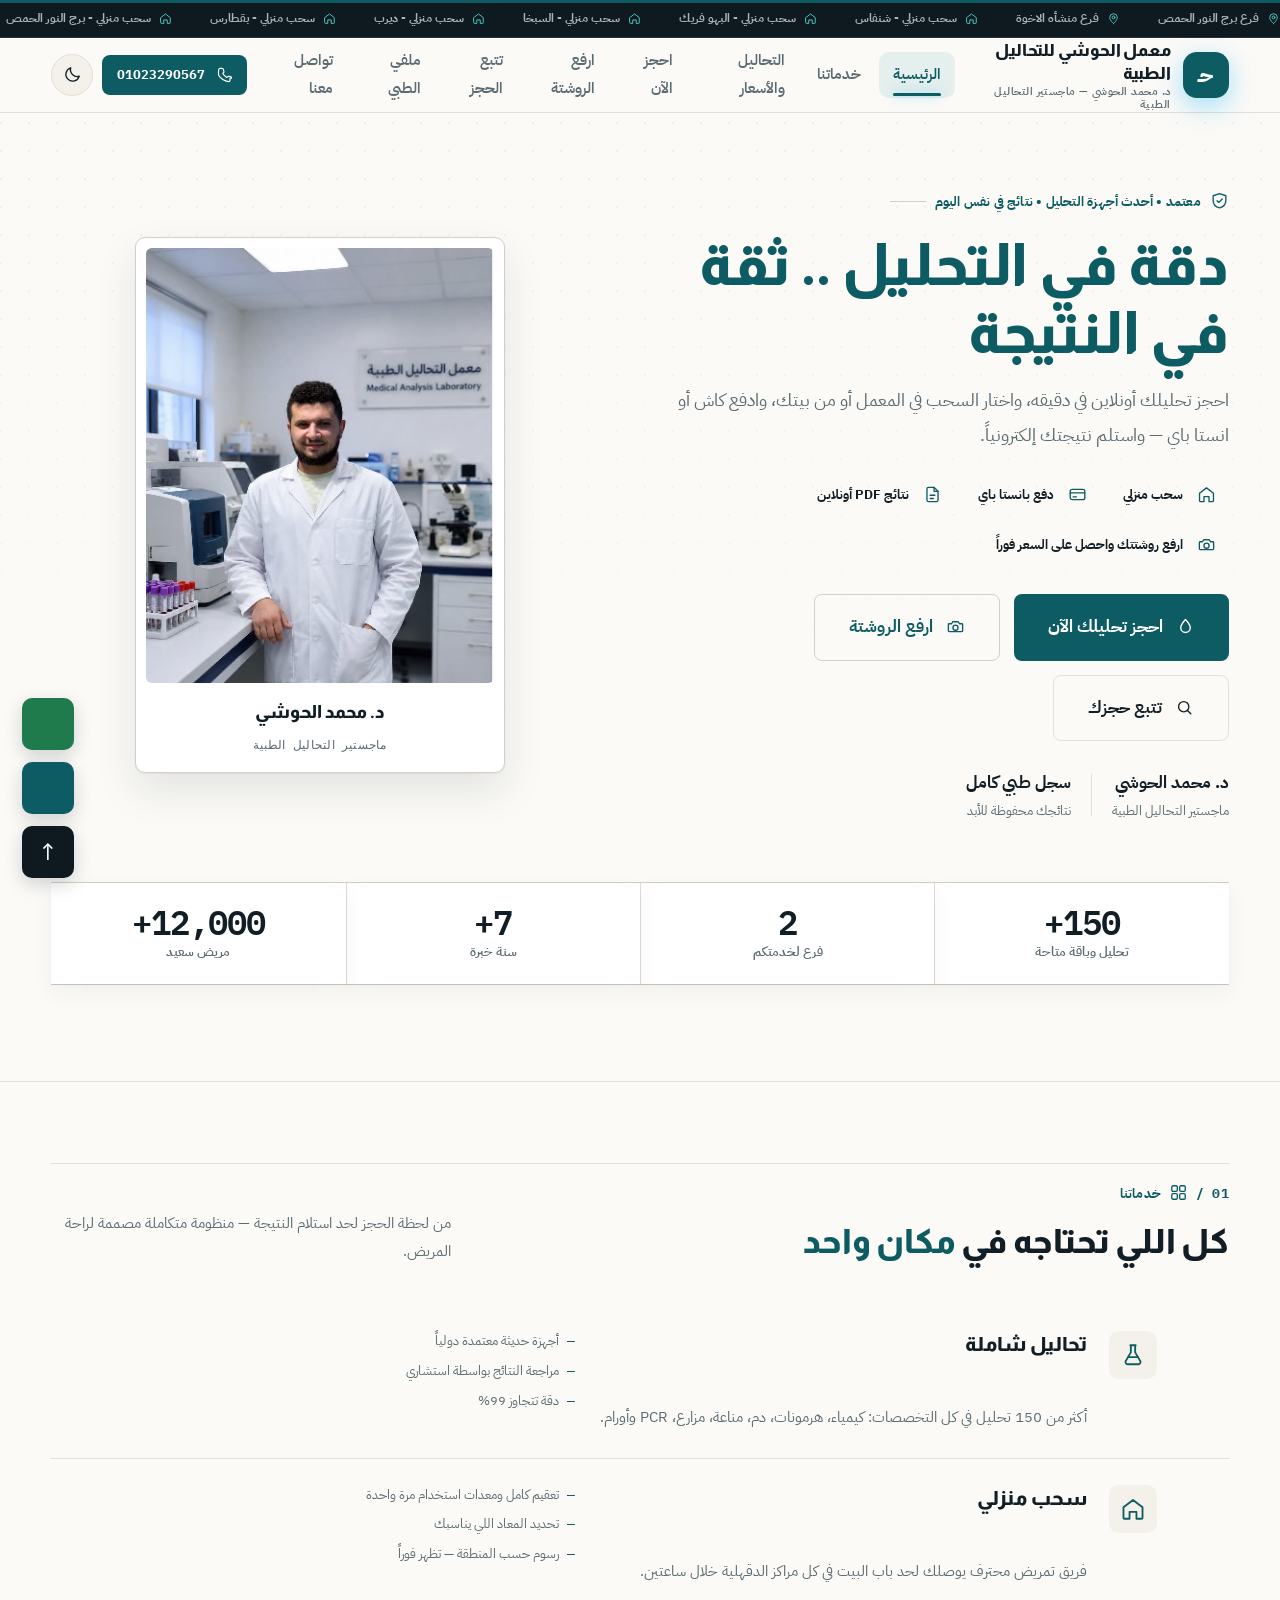
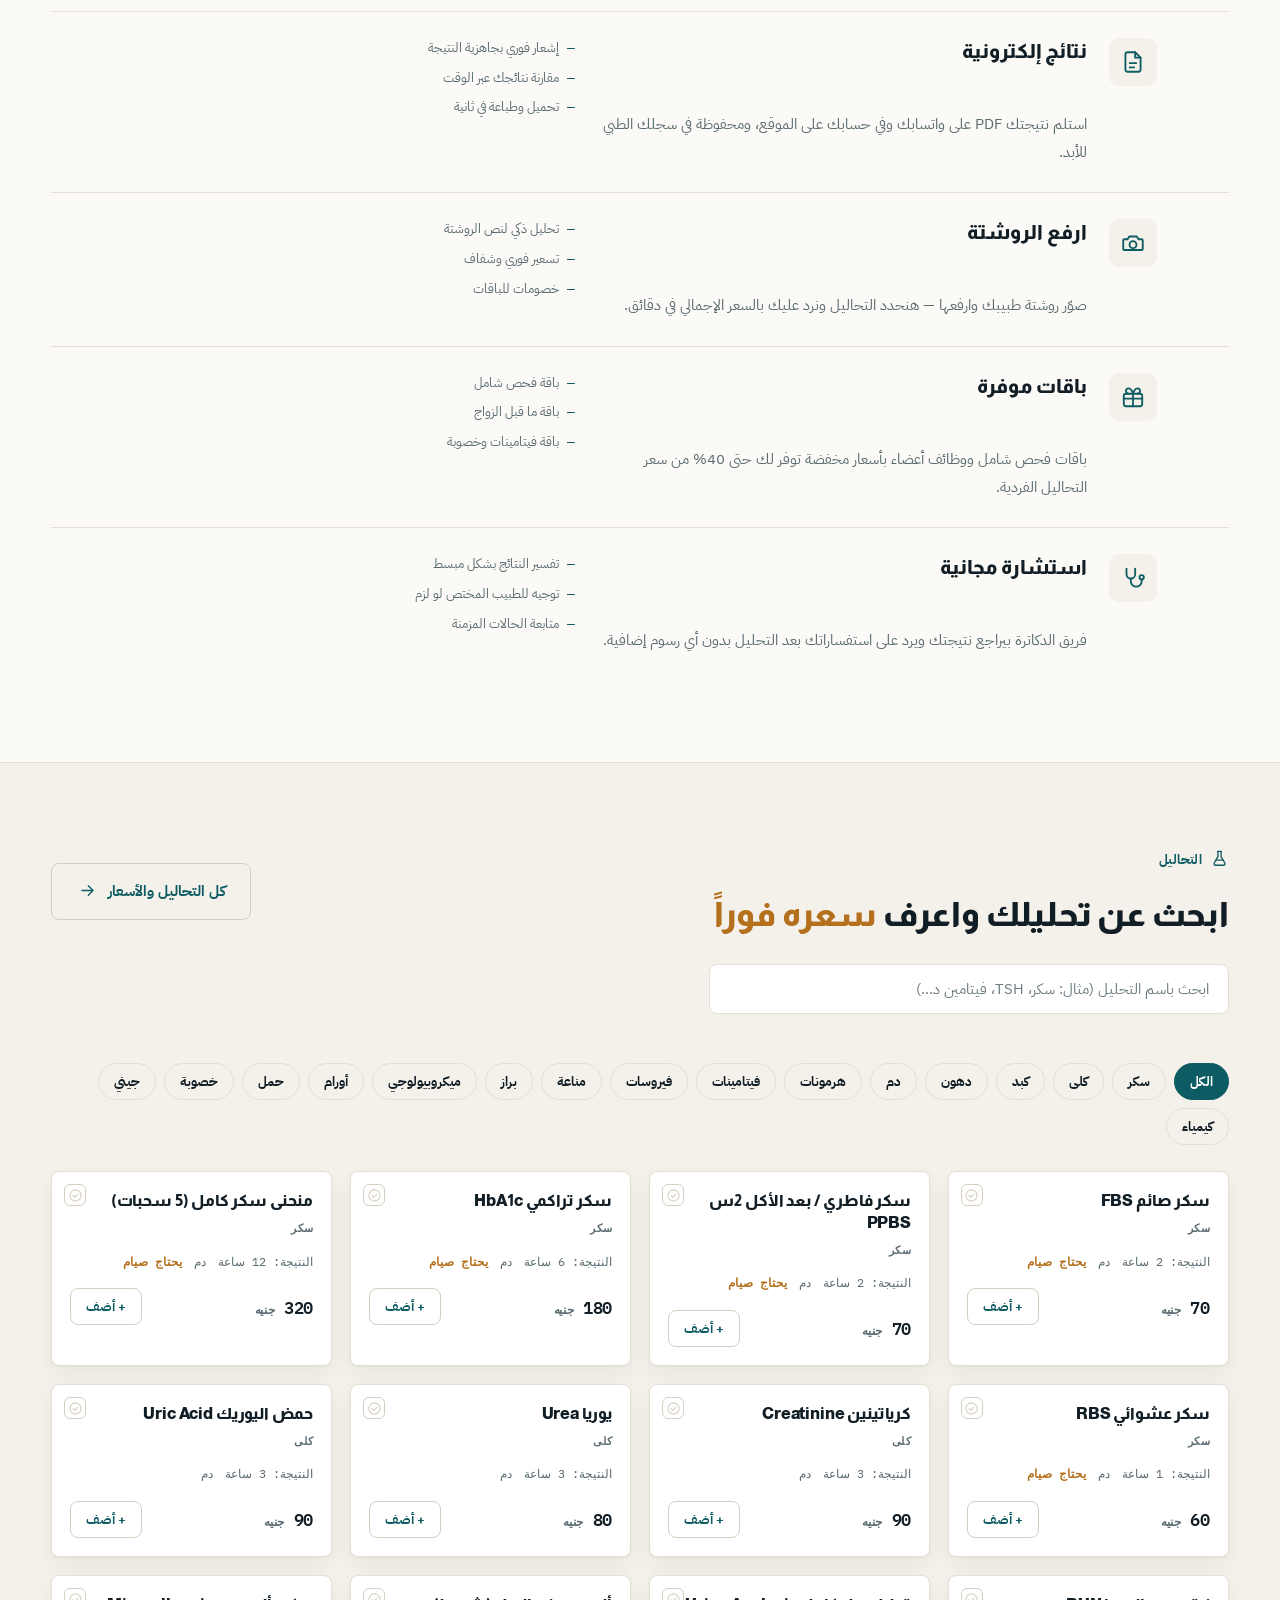
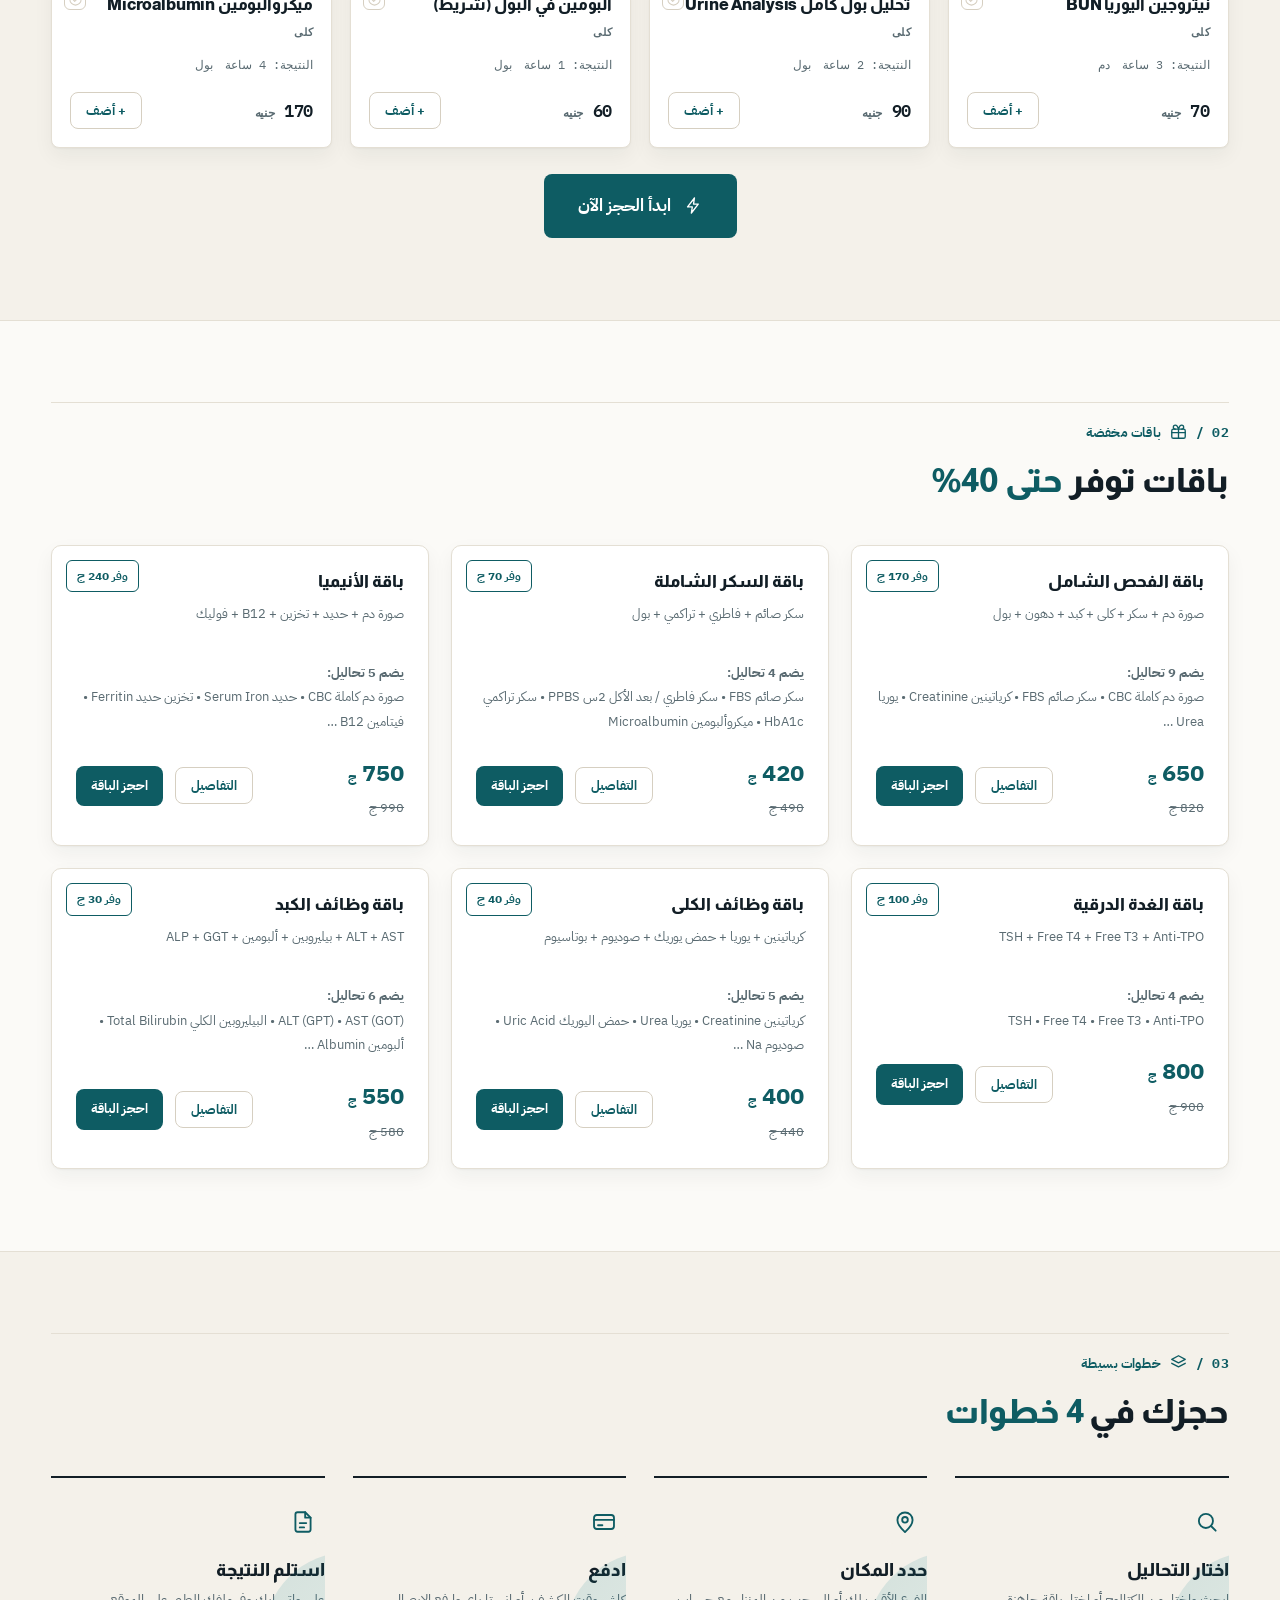
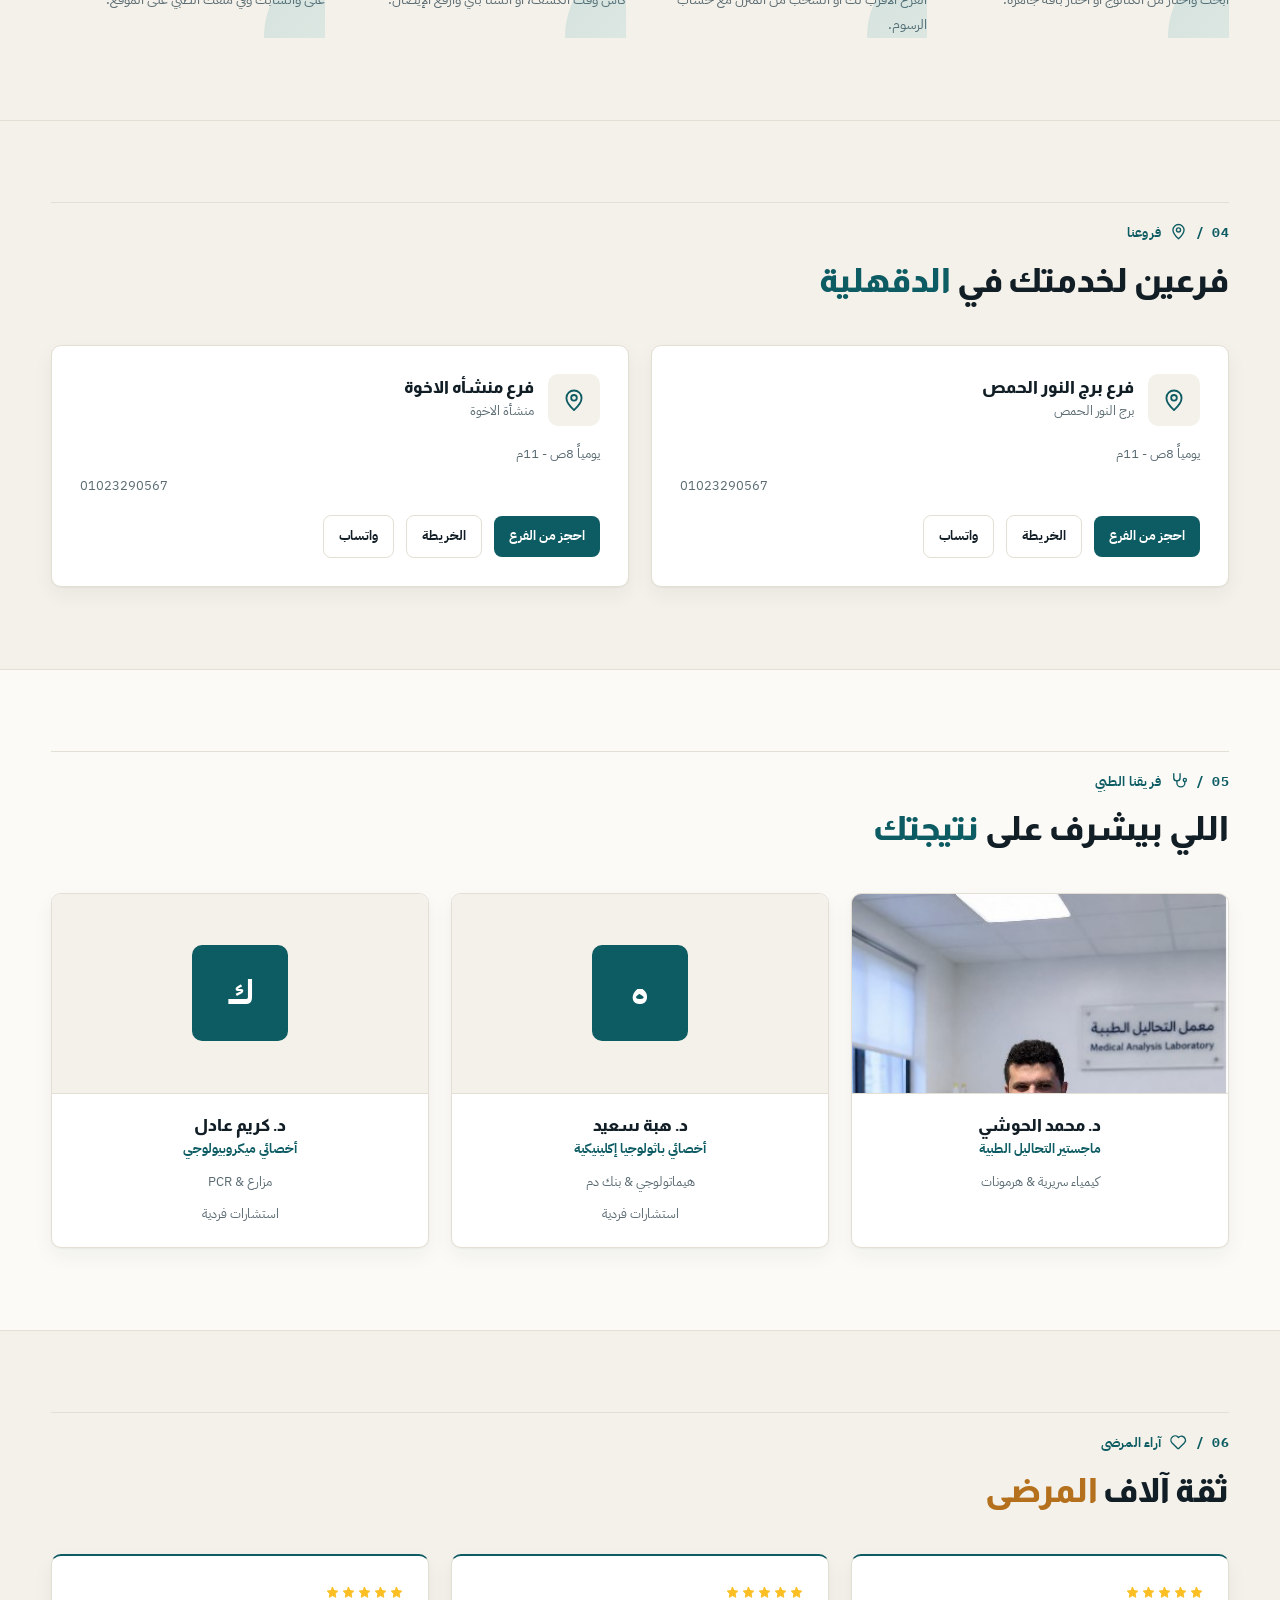
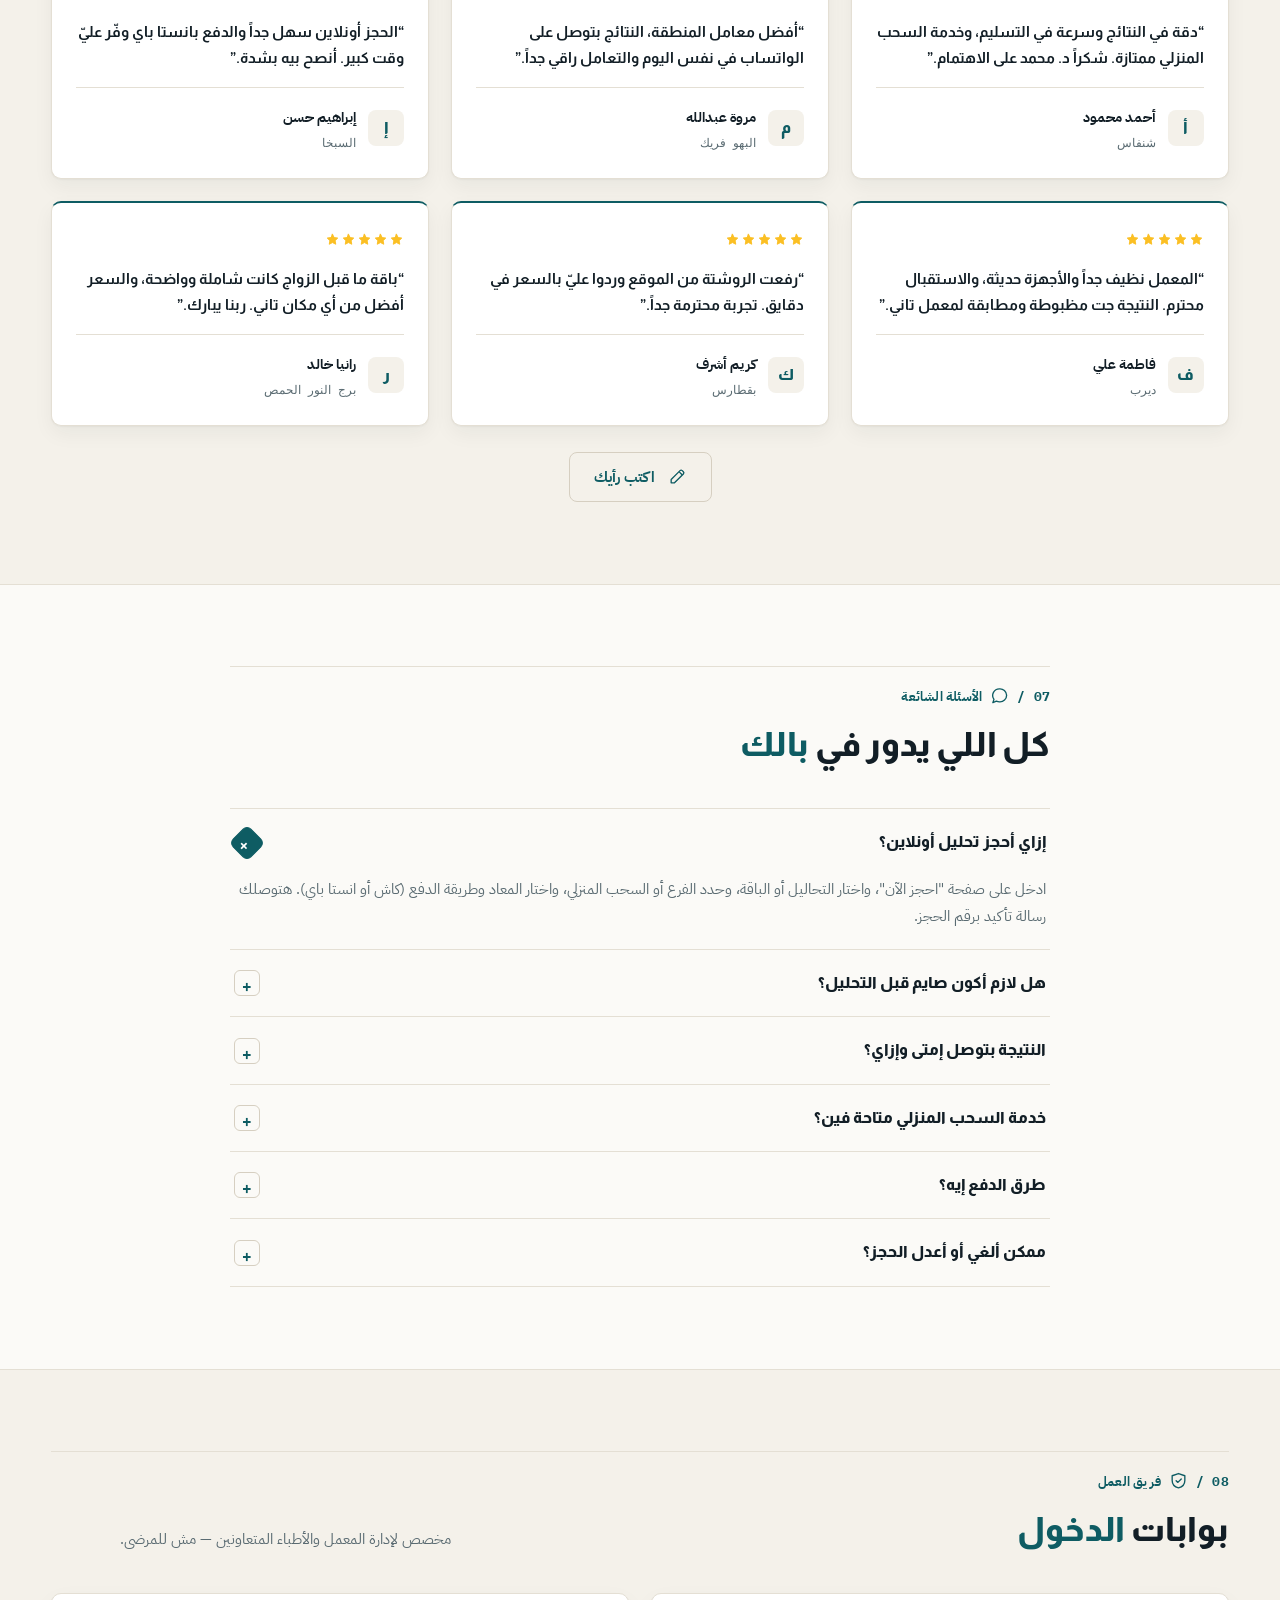
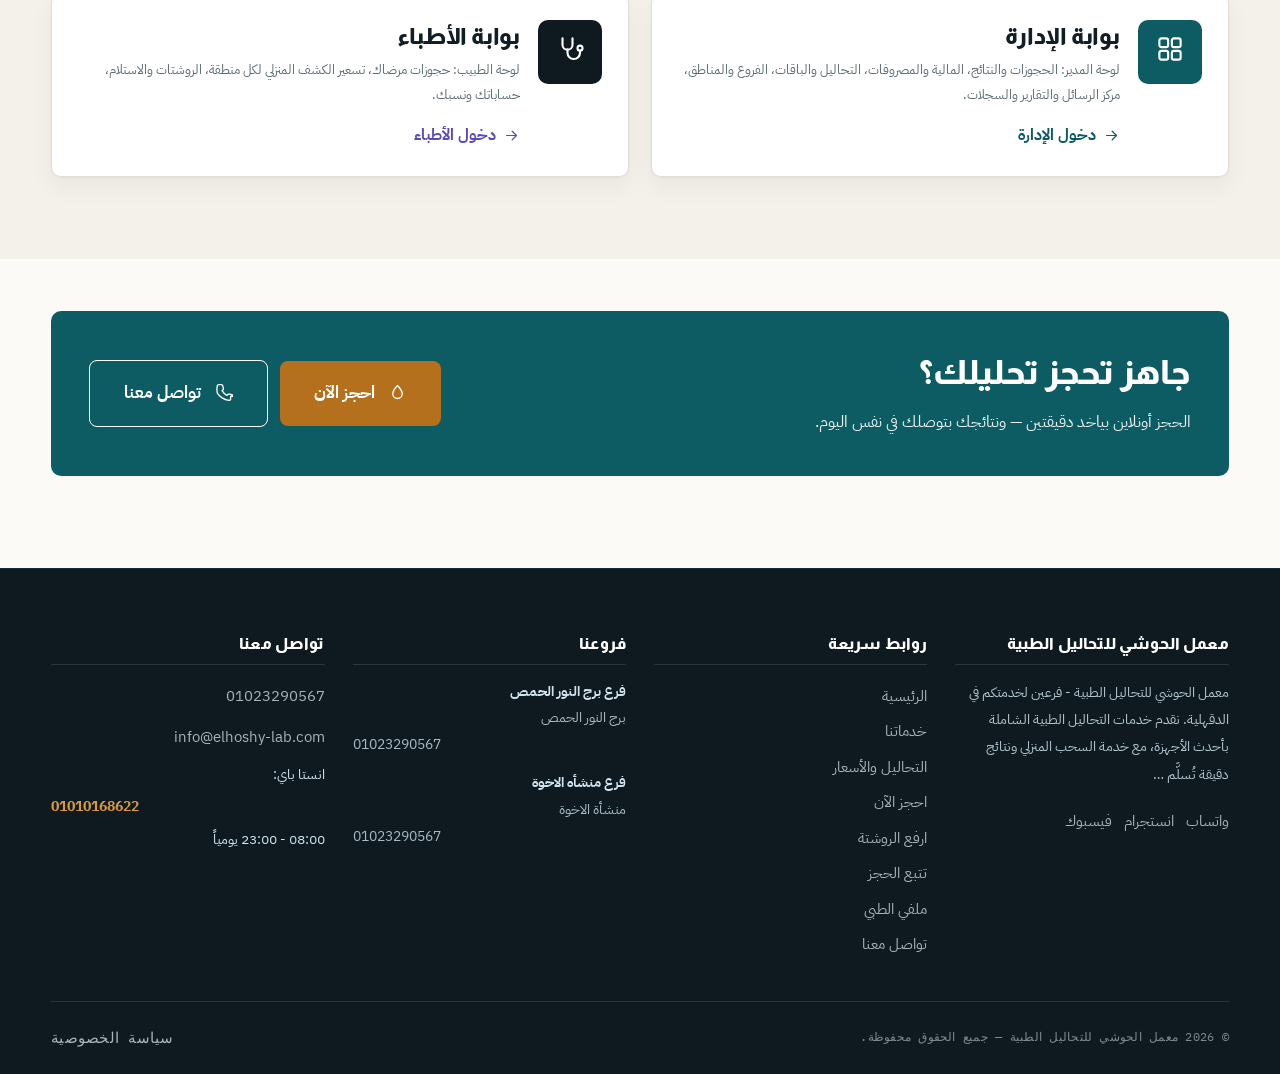
<file: index.html>
<!DOCTYPE html>
<html lang="ar" dir="rtl">
<head>
<meta charset="utf-8">
<meta name="viewport" content="width=device-width,initial-scale=1">
<title>معمل الحوشي للتحاليل الطبية | د. محمد الحوشي — حجز أونلاين وسحب منزلي</title>
<meta name="description" content="معمل الحوشي للتحاليل الطبية — فرعين بالدقهلية. احجز تحليلك أونلاين، سحب منزلي، نتائج إلكترونية، دفع كاش أو انستا باي. ماجستير التحاليل الطبية د. محمد الحوشي.">
<meta name="theme-color" content="#0e7c86">
<link rel="icon" href="data:image/svg+xml,<svg xmlns='http://www.w3.org/2000/svg' viewBox='0 0 100 100'><rect width='100' height='100' rx='22' fill='%230e7c86'/><text x='50' y='70' font-size='58' text-anchor='middle' fill='white' font-family='Arial'>حـ</text></svg>">
<link rel="stylesheet" href="assets/css/style.css?v=4">
<link rel="manifest" href="manifest.json">
  <link rel="preconnect" href="https://fonts.googleapis.com">
  <link rel="preconnect" href="https://fonts.gstatic.com" crossorigin>
  <link href="https://fonts.googleapis.com/css2?family=Almarai:wght@700;800&family=IBM+Plex+Mono:wght@500;600&family=IBM+Plex+Sans+Arabic:wght@400;500;600;700&display=swap" rel="stylesheet">
</head>
<body> <!-- ===== HERO ===== -->
<section class="hero"> <canvas id="particles"></canvas> <div class="blob" style="width:420px;height:420px;background:#22d3ee;top:-90px;inset-inline-end:-120px"></div> <div class="blob" style="width:340px;height:340px;background:#0e7c86;bottom:-120px;inset-inline-start:-100px"></div> <div class="container"> <div class="split"> <div> <span class="eyebrow reveal"><i data-icon="shield"></i>معتمد • أحدث أجهزة التحليل • نتائج في نفس اليوم</span> <h1 class="mt-2 reveal d1"><span class="grad-text" id="heroTitle">دقة في التحليل .. ثقة في النتيجة</span></h1> <p class="lead mt-2 reveal d2" id="heroSub"></p> <div class="hero-badges reveal d3"> <span class="pill"><i data-icon="home" class="pill-ic"></i>سحب منزلي</span> <span class="pill"><i data-icon="card" class="pill-ic"></i>دفع بانستا باي</span> <span class="pill"><i data-icon="file" class="pill-ic"></i>نتائج PDF أونلاين</span> <span class="pill"><i data-icon="camera" class="pill-ic"></i>ارفع روشتتك واحصل على السعر فوراً</span> </div> <div class="hero-cta reveal d4"> <a href="booking.html" class="btn btn-primary btn-lg shine"><i data-icon="drop"></i>احجز تحليلك الآن</a> <a href="prescription.html" class="btn btn-outline btn-lg"><i data-icon="camera"></i>ارفع الروشتة</a> <a href="track.html" class="btn btn-ghost btn-lg"><i data-icon="search"></i>تتبع حجزك</a> </div> <div class="row mt-3 reveal d5" style="gap:20px"> <div><b id="ownerName" style="font-size:17px"></b><div class="small" id="ownerTitle"></div></div> <div style="width:1px;height:42px;background:var(--line)"></div> <div><b style="font-size:17px">سجل طبي كامل</b><div class="small">نتائجك محفوظة للأبد</div></div> </div> </div> <div class="hero-art reveal d3"> <div class="ring" style="width:112%;height:112%;inset:-6%"></div> <div class="ring" style="width:130%;height:130%;inset:-15%;animation-duration:40s;animation-direction:reverse"></div> <div class="doctor-frame"> <img src="assets/img/doctor.jpg" alt="د. محمد الحوشي"> <div class="doctor-caption"><b id="docName">د. محمد الحوشي</b><span id="docTitle">ماجستير التحاليل الطبية</span></div> </div> <div class="floating-card fc-1"><div class="ic" data-icon="chat" style="background:var(--th-bg);color:var(--teal)"></div><div><b>رد فوري</b><small>واتساب المعمل</small></div></div> <div class="floating-card fc-2"><div class="ic" data-icon="home" style="background:var(--grad-gold)"></div><div><b>سحب منزلي</b><small>خلال ساعتين</small></div></div> <div class="floating-card fc-3"><div class="ic" data-icon="bolt" style="background:var(--th-bg);color:var(--teal)"></div><div><b>نتائج سريعة</b><small>نفس اليوم</small></div></div> </div> </div> <div class="stats"> <div class="stat reveal"><div class="stat-ic" data-icon="flask"></div><div class="num" data-count="150" data-suffix="+">0</div><div class="lbl">تحليل وباقة متاحة</div></div> <div class="stat reveal d1"><div class="stat-ic" data-icon="pin"></div><div class="num" data-count="2">0</div><div class="lbl">فرع لخدمتكم</div></div> <div class="stat reveal d2"><div class="stat-ic" data-icon="award"></div><div class="num" data-count="7" data-suffix="+">0</div><div class="lbl">سنة خبرة</div></div> <div class="stat reveal d3"><div class="stat-ic" data-icon="users"></div><div class="num" data-count="12000" data-suffix="+">0</div><div class="lbl">مريض سعيد</div></div> </div> </div>
</section> <!-- ===== SERVICES ===== -->
<section class="section" id="services"> <div class="container"> <div class="sec-head reveal"> <span class="eyebrow"><i data-icon="grid"></i>خدماتنا</span> <h2 class="mt-2">كل اللي تحتاجه في <span class="grad-text">مكان واحد</span></h2> <p>من لحظة الحجز لحد استلام النتيجة — منظومة متكاملة مصممة لراحة المريض.</p> </div> <div class="grid g3"> <div class="svc reveal"><div class="ic" data-icon="flask"></div><h4>تحاليل شاملة</h4><p>أكثر من 150 تحليل في كل التخصصات: كيمياء، هرمونات، دم، مناعة، مزارع، PCR وأورام.</p><ul><li>أجهزة حديثة معتمدة دولياً</li><li>مراجعة النتائج بواسطة استشاري</li><li>دقة تتجاوز 99%</li></ul></div> <div class="svc reveal d1"><div class="ic" data-icon="home"></div><h4>سحب منزلي</h4><p>فريق تمريض محترف يوصلك لحد باب البيت في كل مراكز الدقهلية خلال ساعتين.</p><ul><li>تعقيم كامل ومعدات استخدام مرة واحدة</li><li>تحديد المعاد اللي يناسبك</li><li>رسوم حسب المنطقة — تظهر فوراً</li></ul></div> <div class="svc reveal d2"><div class="ic" data-icon="file"></div><h4>نتائج إلكترونية</h4><p>استلم نتيجتك PDF على واتسابك وفي حسابك على الموقع، ومحفوظة في سجلك الطبي للأبد.</p><ul><li>إشعار فوري بجاهزية النتيجة</li><li>مقارنة نتائجك عبر الوقت</li><li>تحميل وطباعة في ثانية</li></ul></div> <div class="svc reveal"><div class="ic" data-icon="camera"></div><h4>ارفع الروشتة</h4><p>صوّر روشتة طبيبك وارفعها — هنحدد التحاليل ونرد عليك بالسعر الإجمالي في دقائق.</p><ul><li>تحليل ذكي لنص الروشتة</li><li>تسعير فوري وشفاف</li><li>خصومات للباقات</li></ul></div> <div class="svc reveal d1"><div class="ic" data-icon="gift"></div><h4>باقات موفرة</h4><p>باقات فحص شامل ووظائف أعضاء بأسعار مخفضة توفر لك حتى 40% من سعر التحاليل الفردية.</p><ul><li>باقة فحص شامل</li><li>باقة ما قبل الزواج</li><li>باقة فيتامينات وخصوبة</li></ul></div> <div class="svc reveal d2"><div class="ic" data-icon="stethoscope"></div><h4>استشارة مجانية</h4><p>فريق الدكاترة بيراجع نتيجتك ويرد على استفساراتك بعد التحليل بدون أي رسوم إضافية.</p><ul><li>تفسير النتائج بشكل مبسط</li><li>توجيه للطبيب المختص لو لزم</li><li>متابعة الحالات المزمنة</li></ul></div> </div> </div>
</section> <!-- ===== TESTS PREVIEW ===== -->
<section class="section" style="background:var(--bg-2)"> <div class="container"> <div class="row-between mb-3 reveal"> <div><span class="eyebrow"><i data-icon="flask"></i>التحاليل</span><h2 class="mt-2">ابحث عن تحليلك واعرف <span class="gold-text">سعره فوراً</span></h2></div> <a href="tests.html" class="btn btn-outline">كل التحاليل والأسعار <i data-icon="arrow" style="transform:scaleX(-1);display:inline-block;vertical-align:middle"></i></a> </div> <div class="field reveal d1" style="max-width:520px"> <input id="homeSearch" class="input" placeholder=" ابحث باسم التحليل (مثال: سكر، TSH، فيتامين د…)"> <div id="homeSearchRes" class="test-grid mt-2"></div> </div> <div class="chips mt-3 reveal d2" id="homeCats"></div> <div id="homeTests" class="test-grid mt-3 reveal d3"></div> <div class="center mt-3"><a href="booking.html" class="btn btn-primary btn-lg shine"><i data-icon="bolt"></i>ابدأ الحجز الآن</a></div> </div>
</section> <!-- ===== PACKAGES ===== -->
<section class="section"> <div class="container"> <div class="sec-head reveal"><span class="eyebrow"><i data-icon="gift"></i>باقات مخفضة</span><h2 class="mt-2">باقات توفر <span class="grad-text">حتى 40%</span></h2></div> <div class="grid g3" id="homePackages"></div> </div>
</section> <!-- ===== HOW IT WORKS ===== -->
<section class="section" style="background:var(--bg-2)"> <div class="container"> <div class="sec-head reveal"><span class="eyebrow"><i data-icon="layers"></i>خطوات بسيطة</span><h2 class="mt-2">حجزك في <span class="grad-text">4 خطوات</span></h2></div> <div class="grid g4"> <div class="svc center reveal"><div class="ic" data-icon="search" style="margin-inline:auto"></div><h4>اختار التحاليل</h4><p class="small">ابحث واختار من الكتالوج أو اختار باقة جاهزة.</p></div> <div class="svc center reveal d1"><div class="ic" data-icon="pin" style="margin-inline:auto"></div><h4>حدد المكان</h4><p class="small">الفرع الأقرب لك أو السحب من المنزل مع حساب الرسوم.</p></div> <div class="svc center reveal d2"><div class="ic" data-icon="card" style="margin-inline:auto"></div><h4>ادفع</h4><p class="small">كاش وقت الكشف، أو انستا باي وارفع الإيصال.</p></div> <div class="svc center reveal d3"><div class="ic" data-icon="file" style="margin-inline:auto"></div><h4>استلم النتيجة</h4><p class="small">على واتسابك وفي ملفك الطبي على الموقع.</p></div> </div> </div>
</section> <!-- ===== OFFERS ===== -->
<section class="section"> <div class="container"> <div class="sec-head reveal"><span class="eyebrow"><i data-icon="bolt"></i>عروض حصرية</span><h2 class="mt-2">عروض <span class="gold-text">موسمية</span></h2></div> <div id="offersWrap" class="card" style="overflow:hidden;border-radius:24px;box-shadow:var(--shadow-lg)"></div> <div class="center mt-2" id="offerDots"></div> </div>
</section> <!-- ===== BRANCHES ===== -->
<section class="section" style="background:var(--bg-2)"> <div class="container"> <div class="sec-head reveal"><span class="eyebrow"><i data-icon="pin"></i>فروعنا</span><h2 class="mt-2">فرعين لخدمتك في <span class="grad-text">الدقهلية</span></h2></div> <div class="grid g2" id="homeBranches"></div> </div>
</section> <!-- ===== DOCTORS ===== -->
<section class="section"> <div class="container"> <div class="sec-head reveal"><span class="eyebrow"><i data-icon="stethoscope"></i>فريقنا الطبي</span><h2 class="mt-2">اللي بيشرف على <span class="grad-text">نتيجتك</span></h2></div> <div class="grid g3" id="homeDoctors"></div> </div>
</section> <!-- ===== REVIEWS ===== -->
<section class="section" style="background:var(--bg-2)"> <div class="container"> <div class="sec-head reveal"><span class="eyebrow"><i data-icon="heart"></i>آراء المرضى</span><h2 class="mt-2">ثقة آلاف <span class="gold-text">المرضى</span></h2></div> <div class="grid g3" id="homeReviews"></div> <div class="center mt-3 reveal"> <button class="btn btn-outline" onclick="LAB.modal({title:'شاركنا رأيك',html:reviewForm(),buttons:[{text:'إرسال التقييم',cls:'btn-primary',action:function(b,close){
var n=b.querySelector('#rvName').value,t=b.querySelector('#rvText').value,r=b.querySelector('#rvRate').value,a=b.querySelector('#rvArea').value;
if(!n||!t){LAB.toast('مطلوب','اكتب اسمك ورأيك','warn');return;}
LAB.db().reviews.unshift({id:LAB.uid(),name:n,area:a||'—',rate:+r,text:t,active:false,date:new Date().toISOString()});
LAB.save();LAB.log('تقييم جديد من '+n+' (بانتظار المراجعة)');close();LAB.toast('شكراً لك ','تم إرسال رأيك وسيُنشر بعد المراجعة','ok');
}},{text:'إلغاء'}]})"><i data-icon="edit"></i> اكتب رأيك</button> </div> </div>
</section> <!-- ===== FAQ ===== -->
<section class="section"> <div class="container" style="max-width:820px"> <div class="sec-head reveal"><span class="eyebrow"><i data-icon="chat"></i>الأسئلة الشائعة</span><h2 class="mt-2">كل اللي يدور في <span class="grad-text">بالك</span></h2></div> <div id="homeFaqs"></div> </div>
</section> <!-- ===== بوابات فريق العمل: أدمن / أطباء ===== -->
<section class="section" style="background:var(--bg-2)"> <div class="container">
  <div class="sec-head reveal"><span class="eyebrow"><i data-icon="shield"></i>فريق العمل</span><h2 class="mt-2">بوابات <span class="grad-text">الدخول</span></h2><p>مخصص لإدارة المعمل والأطباء المتعاونين — مش للمرضى.</p></div>
  <div class="grid g2">
    <a href="admin.html" class="portal-card reveal" data-portal="admin">
      <span class="portal-ic"><i data-icon="grid" data-size="30"></i></span>
      <div>
        <h3>بوابة الإدارة</h3>
        <p class="small">لوحة المدير: الحجوزات والنتائج، المالية والمصروفات، التحاليل والباقات، الفروع والمناطق، مركز الرسائل والتقارير والسجلات.</p>
        <span class="portal-btn"><i data-icon="arrow" data-size="17"></i> دخول الإدارة</span>
      </div>
    </a>
    <a href="doctor.html" class="portal-card reveal" data-portal="doctor">
      <span class="portal-ic"><i data-icon="stethoscope" data-size="30"></i></span>
      <div>
        <h3>بوابة الأطباء</h3>
        <p class="small">لوحة الطبيب: حجوزات مرضاك، تسعير الكشف المنزلي لكل منطقة، الروشتات والاستلام، حساباتك ونسبك.</p>
        <span class="portal-btn"><i data-icon="arrow" data-size="17"></i> دخول الأطباء</span>
      </div>
    </a>
  </div>
</div>
</section> <!-- ===== CTA ===== -->
<section class="section-sm"> <div class="container"> <div class="offer-slide reveal" style="background:var(--grad)"> <div class="row-between"> <div> <h3>جاهز تحجز تحليلك؟</h3> <p style="opacity:.92">الحجز أونلاين بياخد دقيقتين — ونتائجك بتوصلك في نفس اليوم.</p> </div> <div class="row"> <a href="booking.html" class="btn btn-gold btn-lg"><i data-icon="drop"></i>احجز الآن</a> <a href="contact.html" class="btn btn-outline btn-lg" style="border-color:#fff;color:#fff"><i data-icon="phone"></i>تواصل معنا</a> </div> </div> </div> </div>
</section> <script src="assets/js/core.js?v=4"></script>
<script src="assets/js/supabase-config.js?v=4"></script>
<script src="assets/js/sync.js?v=4"></script>
<script src="assets/js/shared.js?v=4"></script>
<script src="assets/js/app.js?v=4"></script>
</body>
</html>
</file>
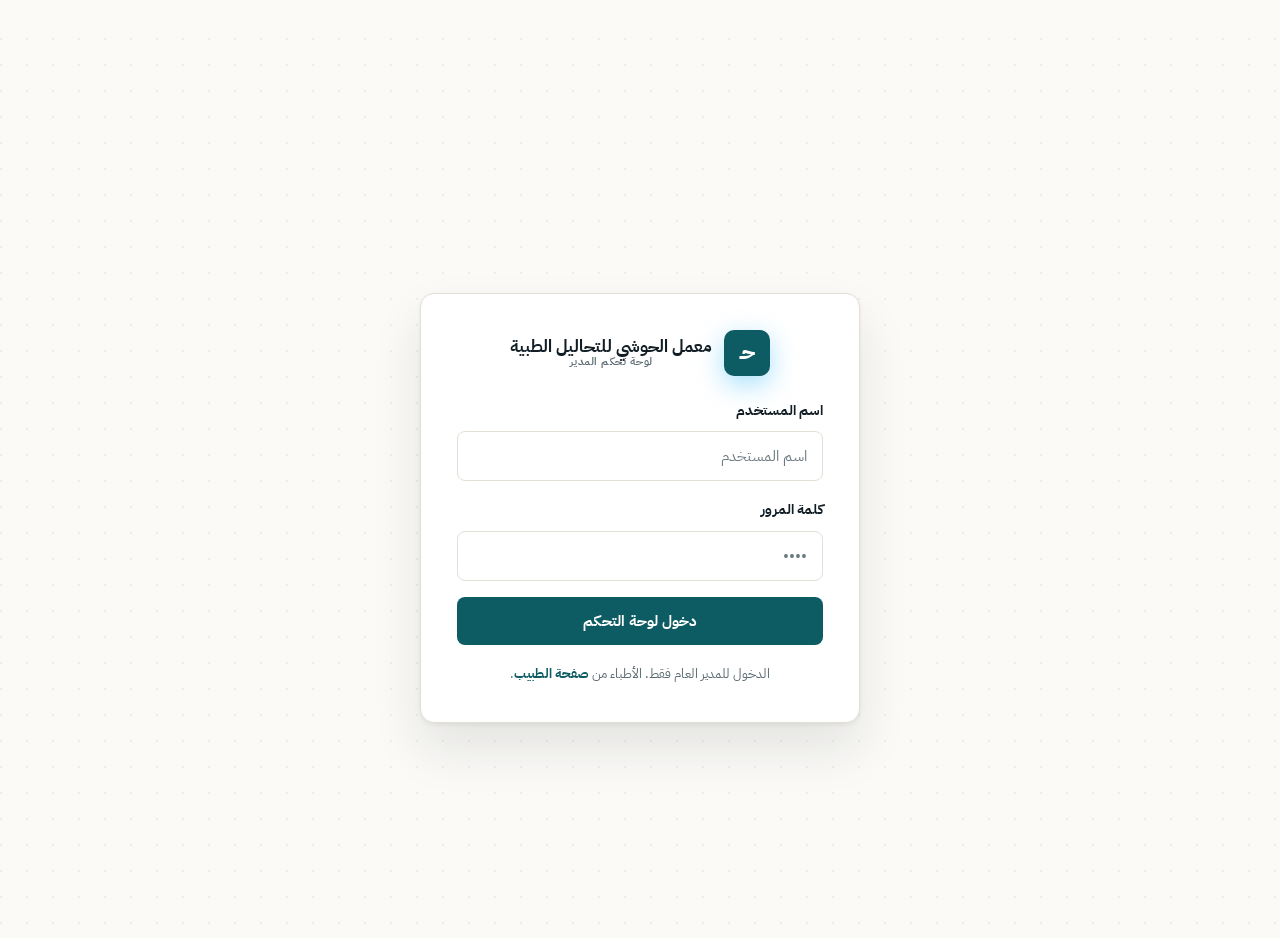
<file: admin.html>
<!DOCTYPE html>
<html lang="ar" dir="rtl">
<head>
<meta charset="utf-8">
<meta name="viewport" content="width=device-width,initial-scale=1">
<title>لوحة تحكم المدير | معمل الحوشي للتحاليل الطبية</title>
<link rel="icon" href="data:image/svg+xml,<svg xmlns='http://www.w3.org/2000/svg' viewBox='0 0 100 100'><rect width='100' height='100' rx='22' fill='%230e7c86'/><text x='50' y='70' font-size='58' text-anchor='middle' fill='white' font-family='Arial'>حـ</text></svg>">
<link rel="stylesheet" href="assets/css/style.css?v=4">
  <link rel="preconnect" href="https://fonts.googleapis.com">
  <link rel="preconnect" href="https://fonts.gstatic.com" crossorigin>
  <link href="https://fonts.googleapis.com/css2?family=Almarai:wght@700;800&family=IBM+Plex+Mono:wght@500;600&family=IBM+Plex+Sans+Arabic:wght@400;500;600;700&display=swap" rel="stylesheet">
</head>
<body> <!-- ===== LOGIN ===== -->
<div id="adLogin" class="login-wrap"> <div class="blob" style="width:420px;height:420px;background:#0e7c86;top:-120px;inset-inline-end:-140px"></div> <div class="blob" style="width:360px;height:360px;background:#22d3ee;bottom:-140px;inset-inline-start:-120px"></div> <div class="login-card"> <div class="logo" style="justify-content:center"><div class="logo-mark">حـ</div><div class="center"><b id="lgLab"></b><small>لوحة تحكم المدير</small></div></div> <div class="field"><label>اسم المستخدم</label><input id="adUser" class="input" placeholder="اسم المستخدم" autocomplete="username"></div> <div class="field"><label>كلمة المرور</label><input id="adPass" class="input" type="password" placeholder="••••" autocomplete="current-password"></div> <button class="btn btn-primary w-full" id="adBtn"> دخول لوحة التحكم</button> <p class="small center mt-2">الدخول للمدير العام فقط. الأطباء من <a href="doctor.html" style="color:var(--teal);font-weight:800">صفحة الطبيب</a>.</p> </div>
</div> <!-- ===== DASHBOARD ===== -->
<div id="adDash" class="dash hide"> <aside class="sidebar" id="adSide"> <div class="brand"><div class="logo-mark" style="width:38px;height:38px;font-size:16px;border-radius:11px">حـ</div><span>معمل الحوشي</span></div> <div class="side-sec">الرئيسية</div> <nav class="side-nav"> <a href="#" data-v="overview" class="active"><span class="ic" data-icon="grid" data-size="17"></span>نظرة عامة</a> <a href="#" data-v="bookings"><span class="ic" data-icon="calendar" data-size="17"></span>الحجوزات<span class="cnt" id="cBk">0</span></a> <a href="#" data-v="rx"><span class="ic" data-icon="file" data-size="17"></span>الروشتات<span class="cnt" id="cRx">0</span></a> <a href="#" data-v="patients"><span class="ic" data-icon="users" data-size="17"></span>المرضى</a> <a href="#" data-v="finance"><span class="ic" data-icon="wallet" data-size="17"></span>الإيرادات والمصروفات</a> </nav> <div class="side-sec">الإدارة</div> <nav class="side-nav"> <a href="#" data-v="tests"><span class="ic" data-icon="lab" data-size="17"></span>التحاليل والأسعار</a> <a href="#" data-v="packages"><span class="ic" data-icon="layers" data-size="17"></span>الباقات</a> <a href="#" data-v="branches"><span class="ic" data-icon="pin" data-size="17"></span>الفروع</a> <a href="#" data-v="doctors"><span class="ic" data-icon="stethoscope" data-size="17"></span>الأطباء والصلاحيات</a> <a href="#" data-v="areas"><span class="ic" data-icon="home" data-size="17"></span>المناطق ورسوم السحب</a> </nav> <div class="side-sec">التسويق والمحتوى</div> <nav class="side-nav"> <a href="#" data-v="offers"><span class="ic" data-icon="gift" data-size="17"></span>العروض والأكواد</a> <a href="#" data-v="content"><span class="ic" data-icon="chat" data-size="17"></span>المحتوى والآراء</a> <a href="#" data-v="settings"><span class="ic" data-icon="gear" data-size="17"></span>إعدادات المعمل</a> <a href="#" data-v="msgs"><span class="ic" data-icon="bell" data-size="17"></span>مركز الرسائل</a> <a href="#" data-v="poster"><span class="ic" data-icon="qr" data-size="17"></span>QR وملصقات</a> <a href="#" data-v="logs"><span class="ic" data-icon="activity" data-size="17"></span>سجل النشاطات</a> </nav> <div class="side-sec"></div> <nav class="side-nav"> <a href="index.html"><span class="ic" data-icon="home" data-size="17"></span>الصفحة الرئيسية</a> <a href="#" id="adLogout"><span class="ic" data-icon="logout" data-size="17"></span>تسجيل الخروج</a> </nav> </aside> <main class="dash-main"> <div class="dash-top no-print"> <div class="row"> <button class="burger" id="adBurger" title="القائمة" aria-label="فتح القائمة" style="display:grid"><i></i><i></i><i></i></button> <div> <b style="font-size:17px" id="adWelcome">أهلاً بك</b> <div class="small" id="adDate"></div> </div> </div> <div class="row"> <div id="adBell"></div> <button class="btn-icon btn-ghost" id="adTheme" title="تبديل الوضع الليلي / النهاري" aria-label="تبديل الوضع"><i data-icon="sun" data-size="19" class="ic-sun"></i><i data-icon="moon" data-size="19" class="ic-moon"></i></button> <button class="btn btn-ghost btn-sm" id="adBackup"> نسخة احتياطية</button> <button class="btn btn-primary btn-sm" id="adQuick">+ حجز سريع</button> </div> </div> <div id="adViews"></div> </main>
</div> <script src="assets/js/core.js?v=4"></script>
<script src="assets/js/supabase-config.js?v=4"></script>
<script src="assets/js/sync.js?v=4"></script>
<script src="assets/js/charts.js?v=4"></script>
<script src="assets/js/qr.js?v=4"></script>
<script src="assets/js/shared.js?v=4"></script>
<script src="assets/js/admin.js?v=4"></script>
<script src="assets/js/admin2.js?v=4"></script>
</body>
</html>
</file>
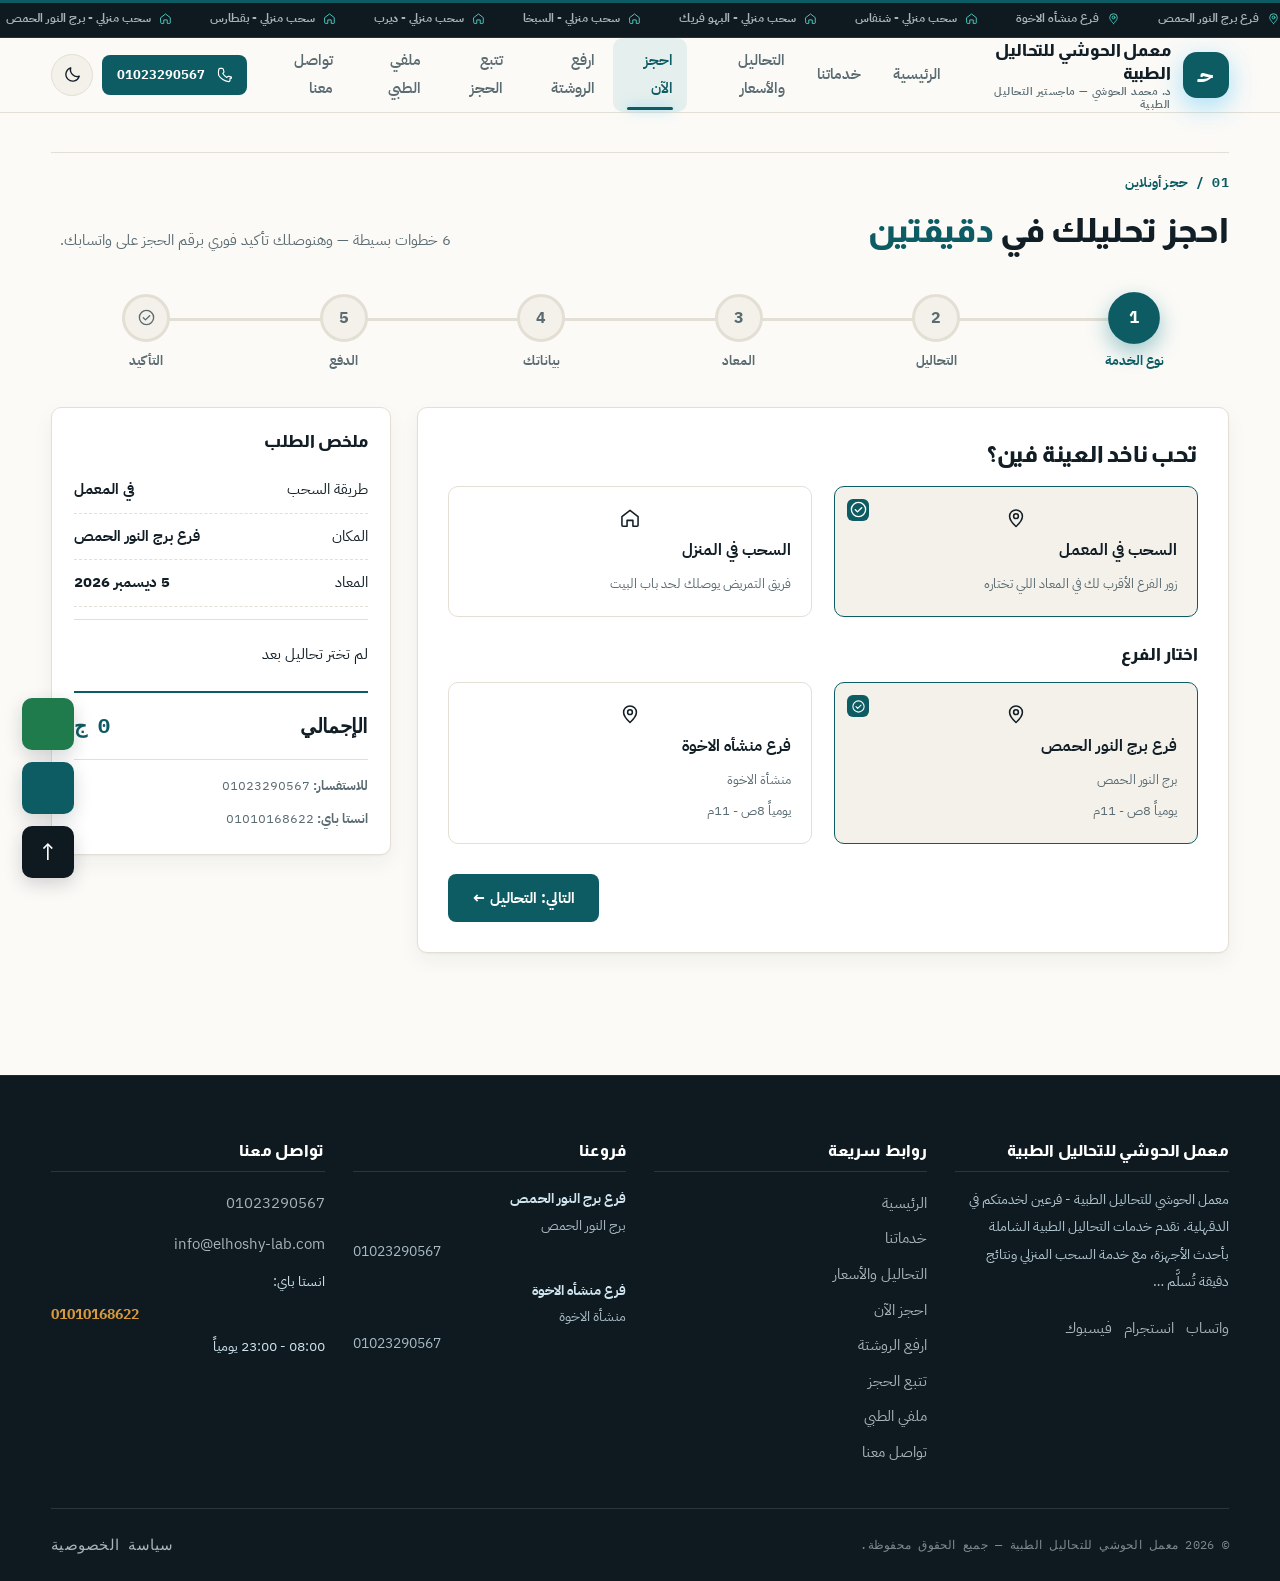
<file: booking.html>
<!DOCTYPE html>
<html lang="ar" dir="rtl">
<head>
<meta charset="utf-8">
<meta name="viewport" content="width=device-width,initial-scale=1">
<title>احجز تحليلك | معمل الحوشي للتحاليل الطبية</title>
<link rel="icon" href="data:image/svg+xml,<svg xmlns='http://www.w3.org/2000/svg' viewBox='0 0 100 100'><rect width='100' height='100' rx='22' fill='%230e7c86'/><text x='50' y='70' font-size='58' text-anchor='middle' fill='white' font-family='Arial'>حـ</text></svg>">
<link rel="stylesheet" href="assets/css/style.css?v=4">
  <link rel="preconnect" href="https://fonts.googleapis.com">
  <link rel="preconnect" href="https://fonts.gstatic.com" crossorigin>
  <link href="https://fonts.googleapis.com/css2?family=Almarai:wght@700;800&family=IBM+Plex+Mono:wght@500;600&family=IBM+Plex+Sans+Arabic:wght@400;500;600;700&display=swap" rel="stylesheet">
</head>
<body>
<section class="section" style="padding-top:calc(var(--header-h) + 40px);min-height:80vh"> <div class="container"> <div class="sec-head reveal"> <span class="eyebrow">حجز أونلاين</span> <h2 class="mt-2">احجز تحليلك في <span class="grad-text">دقيقتين</span></h2> <p>6 خطوات بسيطة — وهنوصلك تأكيد فوري برقم الحجز على واتسابك.</p> </div> <div class="stepper reveal" id="stepper"> <div class="step active" data-s="1"><div class="dot">1</div><div class="lbl">نوع الخدمة</div></div> <div class="step" data-s="2"><div class="dot">2</div><div class="lbl">التحاليل</div></div> <div class="step" data-s="3"><div class="dot">3</div><div class="lbl">المعاد</div></div> <div class="step" data-s="4"><div class="dot">4</div><div class="lbl">بياناتك</div></div> <div class="step" data-s="5"><div class="dot">5</div><div class="lbl">الدفع</div></div> <div class="step" data-s="6"><div class="dot"><i data-icon="check"></i></div><div class="lbl">التأكيد</div></div> </div> <div class="split" style="grid-template-columns:1fr 340px;align-items:start;gap:26px"> <div class="card reveal" style="padding:30px"> <!-- 1: نوع الخدمة --> <div class="wizard-panel active" data-p="1"> <h3 class="mb-2">تحب ناخد العينة فين؟</h3> <div class="grid g2" id="typeOpts"> <div class="opt-card active" data-type="lab"> <span class="tick"><i data-icon="check"></i></span><span class="ic" data-icon="pin" data-size="22"></span><b>السحب في المعمل</b> <small>زور الفرع الأقرب لك في المعاد اللي تختاره</small> </div> <div class="opt-card" data-type="home"> <span class="tick"><i data-icon="check"></i></span><span class="ic" data-icon="home" data-size="22"></span><b>السحب في المنزل</b> <small>فريق التمريض يوصلك لحد باب البيت</small> </div> </div> <div id="labBox" class="mt-3"> <h4 class="mb-2">اختار الفرع</h4> <div class="grid g2" id="branchOpts"></div> </div> <div id="homeBox" class="hide mt-3"> <h4 class="mb-2">بيانات السحب المنزلي</h4> <div class="field-row"> <div class="field"><label>المنطقة <span class="req">*</span></label> <select id="areaSel" class="select"></select> <div class="hint" id="areaFeeHint"></div> </div> <div class="field"><label>المحافظة</label><input id="cityInp" class="input" value="الدقهلية"></div> </div> <div class="field"><label>العنوان بالتفصيل <span class="req">*</span></label> <textarea id="addrInp" class="textarea" placeholder="الشارع، رقم العمارة، الدور، علامة مميزة…"></textarea></div> <div class="field"><label>اسم الدكتور الكاشف (اختياري)</label> <select id="homeDoctorSel" class="select"></select> <div class="hint">لو الدكتور حدد تسعيرة كشف منزلي لمنطقتك هتتحسب تلقائياً.</div> </div> </div> <div class="wizard-nav"> <span></span> <button class="btn btn-primary" data-next>التالي: التحاليل ←</button> </div> </div> <!-- 2: التحاليل --> <div class="wizard-panel" data-p="2"> <h3 class="mb-2">اختار التحاليل أو باقة</h3> <div class="row mb-2"> <input id="bkQ" class="input" placeholder=" ابحث عن تحليل…" style="flex:1;min-width:170px"> <select id="bkCat" class="select" style="width:auto"></select> </div> <div id="bkList" class="test-grid" style="max-height:430px;overflow:auto;padding:4px"></div> <h4 class="mt-3 mb-2"> أو اختار باقة جاهزة</h4> <div id="bkPkg" class="grid g3"></div> <div class="wizard-nav"> <button class="btn btn-ghost" data-prev>→ السابق</button> <button class="btn btn-primary" data-next>التالي: المعاد ←</button> </div> </div> <!-- 3: المعاد --> <div class="wizard-panel" data-p="3"> <h3 class="mb-2">اختار التاريخ والوقت</h3> <p class="small mb-2">مواعيد العمل: <b id="workHours"></b> — يوم الجمعة أجازة رسمية.</p> <div id="dayStrip" class="row mb-3" style="gap:10px;overflow:auto;padding-bottom:6px"></div> <h4 class="mb-2">الأوقات المتاحة</h4> <div id="slotGrid" class="grid g4"></div> <div class="field mt-3"><label>ملاحظات (اختياري)</label><textarea id="bkNotes" class="textarea" placeholder="أي ملاحظات عن الحالة أو الصيام…"></textarea></div> <div class="wizard-nav"> <button class="btn btn-ghost" data-prev>→ السابق</button> <button class="btn btn-primary" data-next>التالي: بياناتك ←</button> </div> </div> <!-- 4: البيانات --> <div class="wizard-panel" data-p="4"> <h3 class="mb-2">بيانات المريض</h3> <div class="field-row"> <div class="field"><label>الاسم بالكامل <span class="req">*</span></label><input id="pName" class="input" placeholder="مثال: أحمد محمود السيد"></div> <div class="field"><label>رقم الموبايل <span class="req">*</span></label><input id="pPhone" class="input" inputmode="tel" placeholder="01XXXXXXXXX" dir="ltr"></div> </div> <div class="field-row"> <div class="field"><label>رقم الواتساب <span class="req">*</span></label><input id="pWhats" class="input" inputmode="tel" placeholder="01XXXXXXXXX" dir="ltr"><div class="hint">هنبعت عليه النتيجة والتأكيد</div></div> <div class="field"><label>السن</label><input id="pAge" class="input" type="number" placeholder="30" min="1" max="110"></div> </div> <div class="field-row"> <div class="field"><label>النوع</label><select id="pGender" class="select"><option>ذكر</option><option>أنثى</option></select></div> <div class="field"><label>اسم الدكتور الكاشف / المحول</label> <input id="pDoc" class="input" list="docList" placeholder="اكتب اسم الدكتور"> <datalist id="docList"></datalist> <div class="hint">مهم لمتابعة حالتك وحساب نسبة الطبيب إن وجدت.</div> </div> </div> <div class="field"><label>هل تعاني من أمراض مزمنة أو حمل؟ (اختياري)</label><input id="pCond" class="input" placeholder="سكر، ضغط، حمل…"></div> <div class="wizard-nav"> <button class="btn btn-ghost" data-prev>→ السابق</button> <button class="btn btn-primary" data-next>التالي: الدفع ←</button> </div> </div> <!-- 5: الدفع --> <div class="wizard-panel" data-p="5"> <h3 class="mb-2">طريقة الدفع</h3> <div class="grid g2" id="payOpts"> <div class="opt-card active" data-pay="cash"> <span class="tick"><i data-icon="check"></i></span><span class="ic" data-icon="wallet" data-size="22"></span><b>الدفع عند الكشف</b> <small>ادفع كاش في المعمل أو للمندوب وقت السحب</small> </div> <div class="opt-card" data-pay="instapay"> <span class="tick"><i data-icon="check"></i></span><span class="ic" data-icon="card" data-size="22"></span><b>انستا باي InstaPay</b> <small>حوّل على الرقم وارفع صورة الإيصال</small> </div> </div> <div id="ipBox" class="hide mt-3"> <div class="pay-box active"> <b>حوّل المبلغ على رقم انستا باي:</b> <div class="ip-number"><span id="ipNum"></span><button class="btn btn-sm btn-gold" onclick="LAB.copyText(LAB.db().settings.instapay)"> نسخ</button></div> <p class="small mt-1">باسم: <b id="ipName"></b> — بعد التحويل ارفع صورة الإيصال بالأسفل.</p> </div> <div class="field mt-2"> <label>صورة إيصال التحويل <span class="req">*</span></label> <div class="dropzone" id="rzReceipt"><span class="ic" data-icon="upload" data-size="24"></span><b>اضغط لرفع الإيصال</b><small>PNG / JPG — حتى 5 ميجا</small></div> <div class="preview-grid" id="pvReceipt"></div> </div> </div> <div class="field mt-3"><label>كود خصم (اختياري)</label> <div class="row"><input id="couponInp" class="input" placeholder="WELCOME10" style="flex:1"><button class="btn btn-outline" id="applyCoupon">تطبيق</button></div> <div class="hint" id="couponHint"></div> </div> <div class="wizard-nav"> <button class="btn btn-ghost" data-prev>→ السابق</button> <button class="btn btn-primary" data-next>مراجعة الطلب ←</button> </div> </div> <!-- 6: التأكيد --> <div class="wizard-panel" data-p="6"> <h3 class="mb-2">مراجعة وتأكيد الحجز</h3> <div id="reviewBox"></div> <label class="switch mt-3"><input type="checkbox" id="agree"><span class="track"></span> <span class="small">أوافق على <a href="#" onclick="termsModal();return false;" style="color:var(--teal);font-weight:800">الشروط والأحكام</a> وسياسة الخصوصية، وأقر بصحة البيانات.</span></label> <div class="wizard-nav"> <button class="btn btn-ghost" data-prev>→ السابق</button> <button class="btn btn-primary btn-lg" id="confirmBtn"> تأكيد الحجز</button> </div> </div> </div> <!-- الملخص الجانبي --> <aside class="summary reveal"> <h4> ملخص الطلب</h4> <div id="sumType" class="sum-line"><span>طريقة السحب</span><b>—</b></div> <div id="sumPlace" class="sum-line"><span>المكان</span><b>—</b></div> <div id="sumDate" class="sum-line"><span>المعاد</span><b>—</b></div> <div class="divider" style="margin:12px 0"></div> <div id="sumTests"></div> <div id="sumFees"></div> <div class="sum-total"><span>الإجمالي</span><span id="sumTotal" style="color:var(--teal)">0 ج</span></div> <div class="small mt-1" id="sumFasting"></div> <div class="divider" style="margin:14px 0"></div> <div class="small"><b> للاستفسار:</b> <a dir="ltr" href="#" id="sumPhone"></a></div> <div class="small mt-1"><b> انستا باي:</b> <span dir="ltr" id="sumIP"></span></div> </aside> </div> </div>
</section> <!-- شاشة النجاح -->
<div id="successWrap" class="hide" style="position:fixed;inset:0;background:rgba(6,40,61,.72);backdrop-filter:blur(8px);z-index:3500;display:grid;place-items:center;padding:20px;overflow:auto"> <div class="card" style="max-width:560px;width:100%;padding:38px;text-align:center;position:relative;overflow:hidden;animation:modalIn .6s cubic-bezier(.2,.8,.2,1)"> <canvas id="confetti" style="position:absolute;inset:0;width:100%;height:100%;pointer-events:none"></canvas> <div style="position:relative;z-index:2"> <div style="width:86px;height:86px;border-radius:14px;background:var(--teal);display:grid;place-items:center;margin:0 auto 18px;font-size:42px;color:#fff;animation:pulse 2s infinite"><i data-icon="check"></i></div> <h2>تم استلام حجزك بنجاح </h2> <p class="lead mt-1">رقم الحجز بتاعك</p> <div id="okCode" style="font-size:34px;font-weight:900;letter-spacing:2px;background:var(--grad);-webkit-background-clip:text;background-clip:text;color:transparent;margin:6px 0 14px"></div> <div id="okDetails" class="card mt-2" style="padding:18px;text-align:right;background:var(--bg)"></div> <div class="row mt-2" style="justify-content:center;gap:18px;align-items:center;background:#fff;border:1px dashed var(--line);border-radius:16px;padding:14px"> <div id="okQR" style="line-height:0"></div> <div style="text-align:right"><b style="font-size:14px"> كود التحقق السريع</b><div class="small">اعرضه في المعمل أو امسحه للوصول للحجز</div></div> </div> <div class="row mt-3" style="justify-content:center"> <a id="okWa" target="_blank" class="btn btn-success"> تأكيد عبر واتساب</a> <button class="btn btn-outline" onclick="printReceipt()"> طباعة الإيصال</button> <a href="index.html" class="btn btn-ghost">الرئيسية</a> </div> <p class="small mt-2">احتفظ برقم الحجز — هتحتاجه في <a href="track.html" style="color:var(--teal);font-weight:800">تتبع الحجز</a>.</p> </div> </div>
</div> <script src="assets/js/core.js?v=4"></script>
<script src="assets/js/supabase-config.js?v=4"></script>
<script src="assets/js/sync.js?v=4"></script>
<script src="assets/js/qr.js?v=4"></script>
<script src="assets/js/shared.js?v=4"></script>
<script src="assets/js/booking.js?v=4"></script>
</body>
</html>
</file>
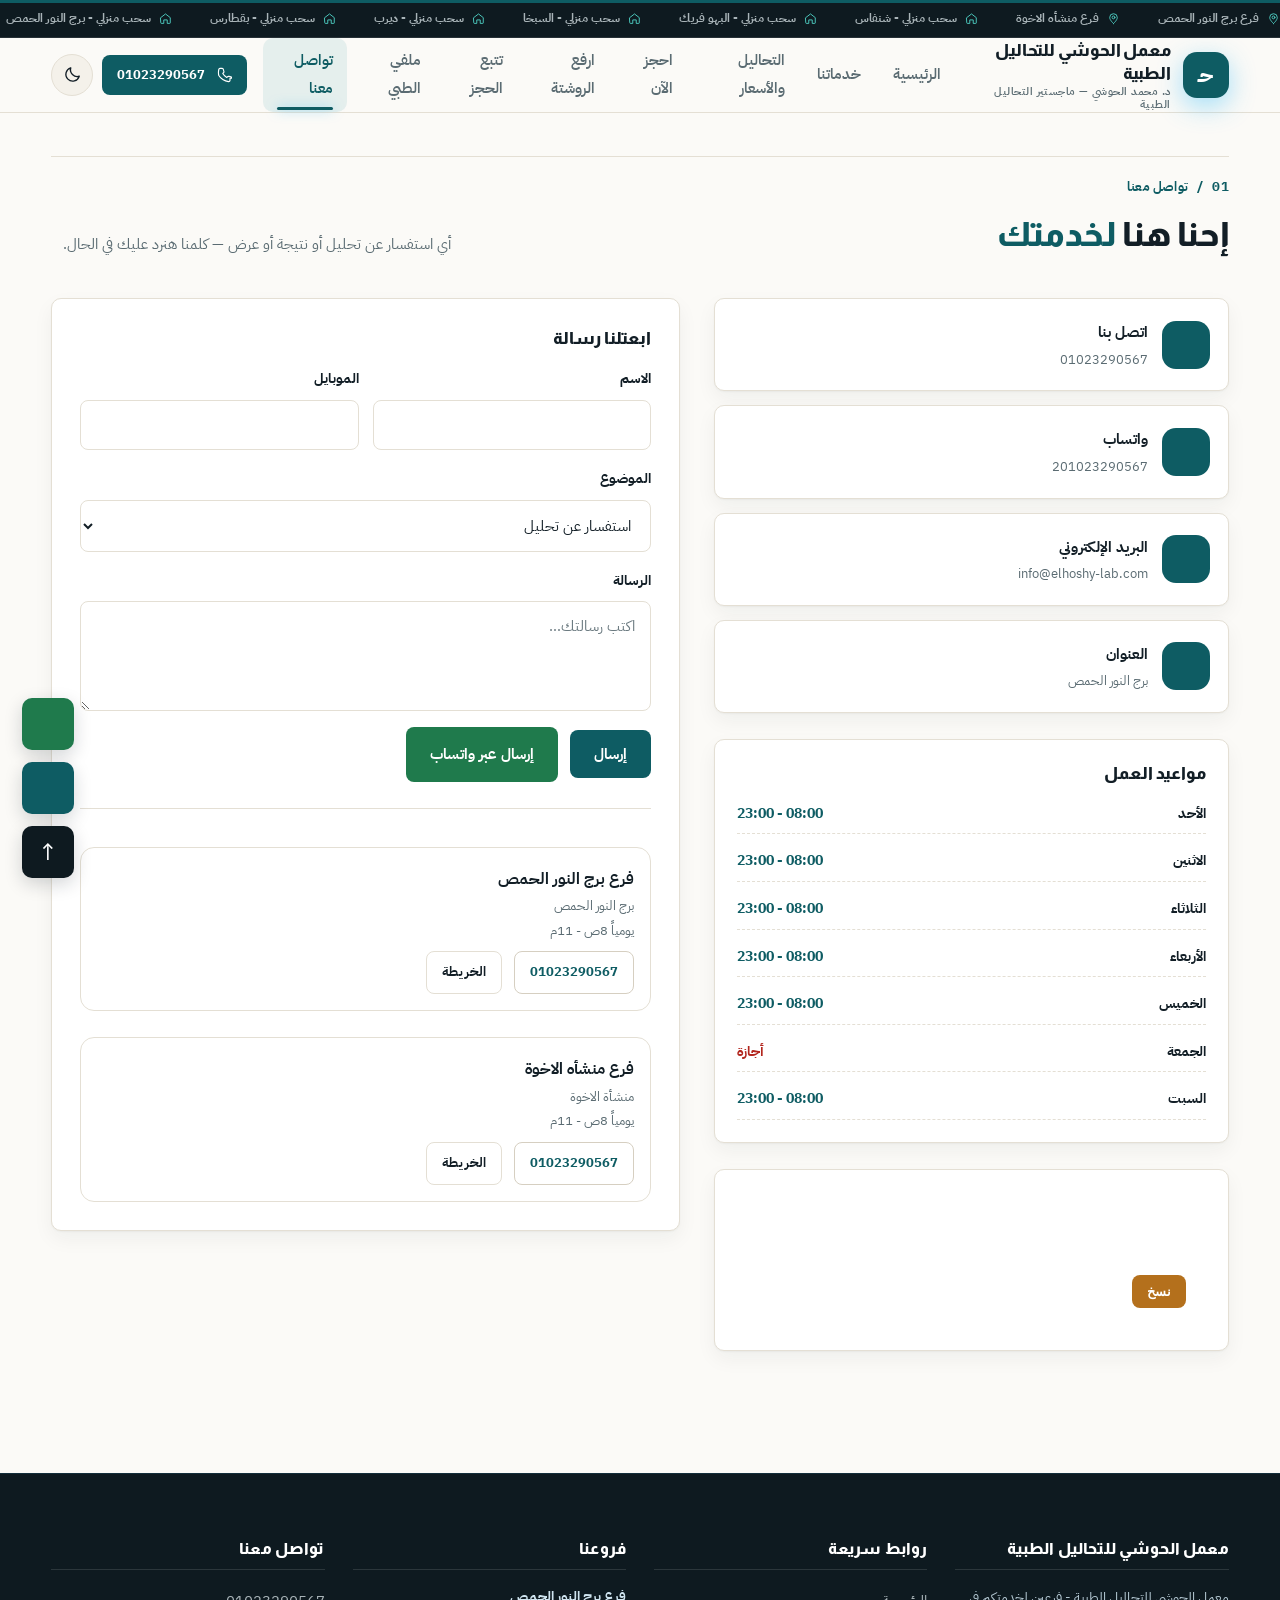
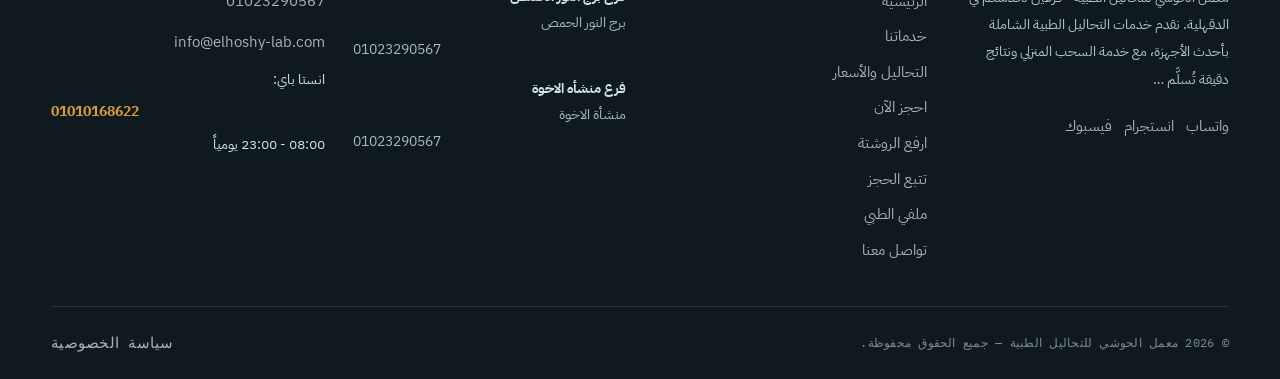
<file: contact.html>
<!DOCTYPE html>
<html lang="ar" dir="rtl">
<head>
<meta charset="utf-8">
<meta name="viewport" content="width=device-width,initial-scale=1">
<title>تواصل معنا | معمل الحوشي للتحاليل الطبية</title>
<link rel="icon" href="data:image/svg+xml,<svg xmlns='http://www.w3.org/2000/svg' viewBox='0 0 100 100'><rect width='100' height='100' rx='22' fill='%230e7c86'/><text x='50' y='70' font-size='58' text-anchor='middle' fill='white' font-family='Arial'>حـ</text></svg>">
<link rel="stylesheet" href="assets/css/style.css?v=4">
  <link rel="preconnect" href="https://fonts.googleapis.com">
  <link rel="preconnect" href="https://fonts.gstatic.com" crossorigin>
  <link href="https://fonts.googleapis.com/css2?family=Almarai:wght@700;800&family=IBM+Plex+Mono:wght@500;600&family=IBM+Plex+Sans+Arabic:wght@400;500;600;700&display=swap" rel="stylesheet">
</head>
<body>
<section class="section" style="padding-top:calc(var(--header-h) + 44px);min-height:70vh"> <div class="container"> <div class="sec-head reveal"> <span class="eyebrow">تواصل معنا</span> <h2 class="mt-2">إحنا هنا <span class="grad-text">لخدمتك</span></h2> <p>أي استفسار عن تحليل أو نتيجة أو عرض — كلمنا هنرد عليك في الحال.</p> </div> <div class="split" style="grid-template-columns:.9fr 1.1fr;gap:34px;align-items:start"> <div class="reveal"> <div id="contactCards" style="display:grid;gap:14px"></div> <div class="card mt-3" style="padding:22px"> <h4> مواعيد العمل</h4> <div id="hoursList" style="display:grid;gap:8px;margin-top:10px"></div> </div> <div class="card mt-3" style="padding:22px;background:var(--grad);color:#fff"> <h4 style="color:#fff"> الدفع بانستا باي</h4> <p style="opacity:.92;font-size:14px">حوّل على الرقم وابعت الإيصال على واتساب المعمل.</p> <div class="ip-number" style="background:rgba(255,255,255,.18);box-shadow:none"> <span id="cIP"></span> <button class="btn btn-sm btn-gold" onclick="LAB.copyText(LAB.db().settings.instapay)"> نسخ</button> </div> </div> </div> <div class="card reveal d1" style="padding:28px"> <h4 class="mb-2"> ابعتلنا رسالة</h4> <div class="field-row"> <div class="field"><label>الاسم</label><input id="cName" class="input"></div> <div class="field"><label>الموبايل</label><input id="cPhone" class="input" inputmode="tel" dir="ltr"></div> </div> <div class="field"><label>الموضوع</label><select id="cSubject" class="select"><option>استفسار عن تحليل</option><option>استفسار عن نتيجة</option><option>شكوى أو اقتراح</option><option>تعاون / تأمين طبي</option><option>أخرى</option></select></div> <div class="field"><label>الرسالة</label><textarea id="cMsg" class="textarea" placeholder="اكتب رسالتك…"></textarea></div> <div class="row"> <button class="btn btn-primary" id="cSend">إرسال</button> <a id="cWa" target="_blank" class="btn btn-success"> إرسال عبر واتساب</a> </div> <div class="divider"></div> <div id="branchBox" style="display:grid;gap:14px"></div> </div> </div> </div>
</section> <script src="assets/js/core.js?v=4"></script>
<script src="assets/js/supabase-config.js?v=4"></script>
<script src="assets/js/sync.js?v=4"></script>
<script src="assets/js/shared.js?v=4"></script>
<script>
(function(){
LAB.load(); LAB.buildShell('contact.html');
var d=LAB.db(), s=d.settings;
$('#cIP').textContent=s.instapay;
var info=[
['','اتصل بنا', s.phones.join(' / '), 'tel:'+s.phones[0]],
['','واتساب', s.whatsapp, 'https://wa.me/'+s.whatsapp],
['','البريد الإلكتروني', s.email, 'mailto:'+s.email],
['','العنوان', s.address, 'https://maps.google.com/?q='+encodeURIComponent(s.address)]
];
var wrap=$('#contactCards');
info.forEach(function(i){
wrap.appendChild(LAB.el('a',{href:i[3],target:'_blank',class:'card card-hover',style:'padding:18px;display:flex;gap:14px;align-items:center'},[
LAB.el('div',{style:'width:48px;height:48px;border-radius:14px;background:var(--grad);color:#fff;display:grid;place-items:center;font-size:22px;flex:none',html:i[0]}),
LAB.el('div',{},[LAB.el('b',{style:'font-size:15px',html:i[1]}),LAB.el('div',{class:'small',dir:/^[0-9+]/.test(i[2])?'ltr':null,html:LAB.escapeHtml(i[2])})])
]));
});
var daysNames=['الأحد','الاثنين','الثلاثاء','الأربعاء','الخميس','الجمعة','السبت'];
var hw=$('#hoursList');
daysNames.forEach(function(n,i){
var closed=s.closedDays.indexOf(i)>=0;
hw.appendChild(LAB.el('div',{class:'row-between',style:'border-bottom:1px dashed var(--line);padding:6px 0;font-size:14px'},[
LAB.el('b',{html:n}),
LAB.el('span',{style:closed?'color:var(--red);font-weight:800':'color:var(--teal);font-weight:800',html:closed?'أجازة':s.workFrom+' - '+s.workTo})
]));
});
var bw=$('#branchBox');
d.branches.filter(function(b){return b.active;}).forEach(function(b){
bw.appendChild(LAB.el('div',{class:'pay-box',style:'padding:16px'},[
LAB.el('b',{html:' '+LAB.escapeHtml(b.name)}),
LAB.el('div',{class:'small',html:' '+LAB.escapeHtml(b.address)}),
LAB.el('div',{class:'small',html:' '+LAB.escapeHtml(b.hours)}),
LAB.el('div',{class:'row mt-1'},[
LAB.el('a',{href:'tel:'+b.phone,class:'btn btn-sm btn-outline',html:' '+b.phone}),
LAB.el('a',{href:'https://maps.google.com/?q='+encodeURIComponent(b.address),target:'_blank',class:'btn btn-sm btn-ghost',html:' الخريطة'})
])
]));
});
$('#cSend').onclick=function(){
var n=$('#cName').value,p=$('#cPhone').value,m=$('#cMsg').value;
if(!n||!p||!m){ LAB.toast('مطلوب','أكمل كل البيانات','warn'); return; }
var rec={id:LAB.uid(),name:n,phone:p,subject:$('#cSubject').value,msg:m,at:new Date().toISOString()};
d.notifications.unshift({id:LAB.uid(),title:'رسالة جديدة: '+rec.subject,body:n+' — '+p+' : '+m.slice(0,60),type:'info',to:'admin',at:rec.at,read:false});
LAB.save(); LAB.log('رسالة جديدة من '+n);
LAB.modal({title:' تم الإرسال',html:'<div class="center"><div style="font-size:48px"></div><p class="lead mt-2">وصلتنا رسالتك وهنرد عليك في أقرب وقت على <b dir="ltr">'+LAB.escapeHtml(p)+'</b></p></div>'});
$('#cName').value=$('#cPhone').value=$('#cMsg').value='';
};
function waLink(){
var t=encodeURIComponent('السلام عليكم معمل الحوشي،\nالاسم: '+$('#cName').value+'\nالموضوع: '+$('#cSubject').value+'\n'+$('#cMsg').value);
$('#cWa').href='https://wa.me/'+s.whatsapp+'?text='+t;
}
['#cName','#cSubject','#cMsg'].forEach(function(id){ $(id).addEventListener('input',waLink); });
waLink();
LAB.initFX();
})();
</script>
</body>
</html>
</file>
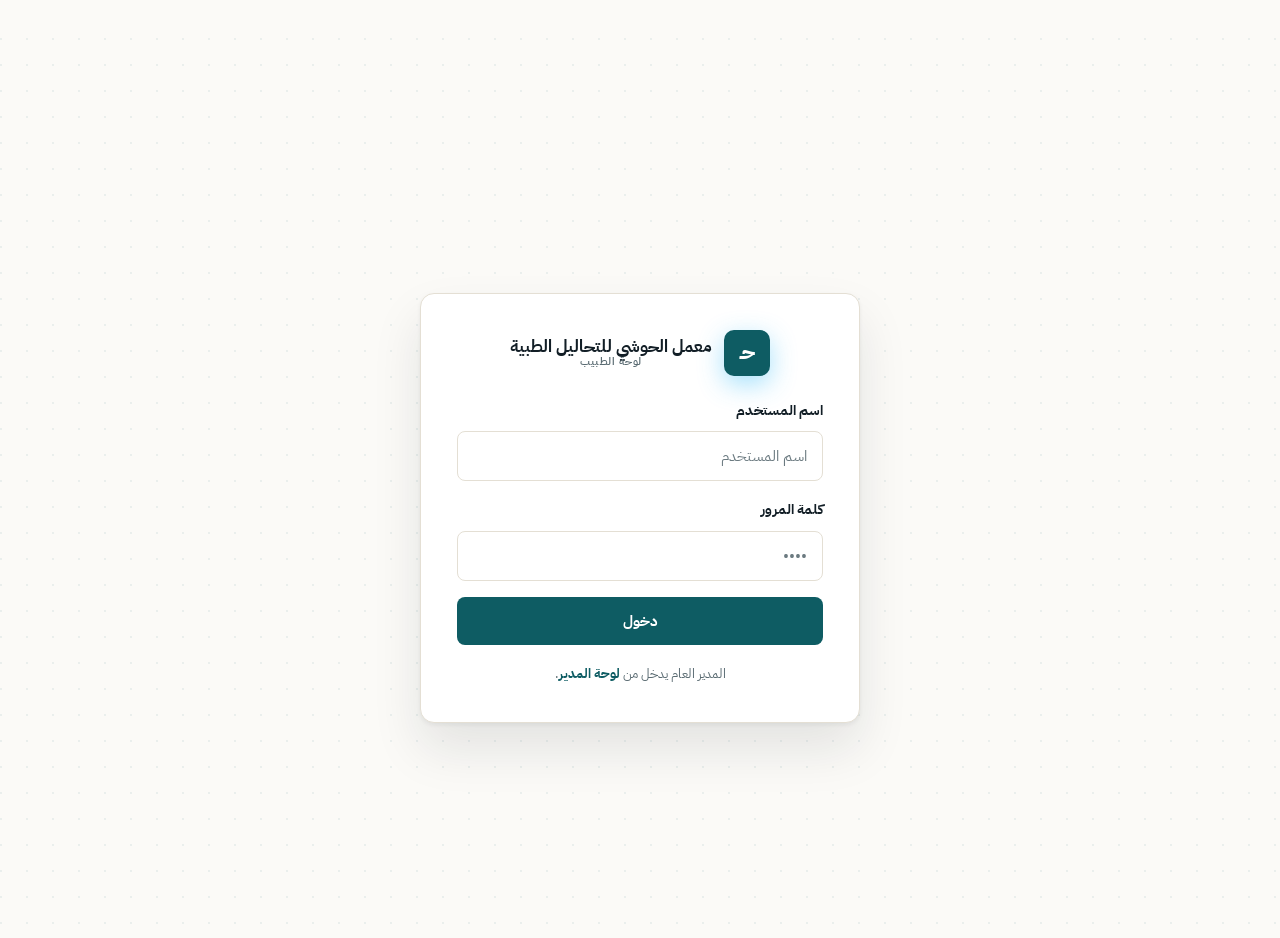
<file: doctor.html>
<!DOCTYPE html>
<html lang="ar" dir="rtl">
<head>
<meta charset="utf-8">
<meta name="viewport" content="width=device-width,initial-scale=1">
<title>لوحة الطبيب | معمل الحوشي للتحاليل الطبية</title>
<link rel="icon" href="data:image/svg+xml,<svg xmlns='http://www.w3.org/2000/svg' viewBox='0 0 100 100'><rect width='100' height='100' rx='22' fill='%230e7c86'/><text x='50' y='70' font-size='58' text-anchor='middle' fill='white' font-family='Arial'>حـ</text></svg>">
<link rel="stylesheet" href="assets/css/style.css?v=4">
  <link rel="preconnect" href="https://fonts.googleapis.com">
  <link rel="preconnect" href="https://fonts.gstatic.com" crossorigin>
  <link href="https://fonts.googleapis.com/css2?family=Almarai:wght@700;800&family=IBM+Plex+Mono:wght@500;600&family=IBM+Plex+Sans+Arabic:wght@400;500;600;700&display=swap" rel="stylesheet">
</head>
<body> <div id="dcLogin" class="login-wrap"> <div class="blob" style="width:400px;height:400px;background:#16a34a;top:-120px;inset-inline-end:-130px;opacity:.4"></div> <div class="blob" style="width:360px;height:360px;background:#0e7c86;bottom:-130px;inset-inline-start:-120px"></div> <div class="login-card"> <div class="logo" style="justify-content:center"><div class="logo-mark">حـ</div><div class="center"><b id="dcLab"></b><small>لوحة الطبيب</small></div></div> <div class="field"><label>اسم المستخدم</label><input id="dcUser" class="input" placeholder="اسم المستخدم" autocomplete="username"></div> <div class="field"><label>كلمة المرور</label><input id="dcPass" class="input" type="password" placeholder="••••" autocomplete="current-password"></div> <button class="btn btn-primary w-full" id="dcBtn">دخول</button> <p class="small center mt-2">المدير العام يدخل من <a href="admin.html" style="color:var(--teal);font-weight:800">لوحة المدير</a>.</p> </div>
</div> <div id="dcDash" class="dash hide"> <aside class="sidebar" id="dcSide"> <div class="brand"><div class="logo-mark" style="width:38px;height:38px;font-size:16px;border-radius:11px">حـ</div><span>لوحة الطبيب</span></div> <div class="side-sec">العمل</div> <nav class="side-nav"> <a href="#" data-v="home" class="active"><span class="ic" data-icon="grid" data-size="17"></span>نظرتي</a> <a href="#" data-v="mine"><span class="ic" data-icon="calendar" data-size="17"></span>حجوزاتي<span class="cnt" id="dcBk">0</span></a> <a href="#" data-v="open"><span class="ic" data-icon="plus" data-size="17"></span>حجوزات بدون طبيب<span class="cnt" id="dcOpen">0</span></a> <a href="#" data-v="rx"><span class="ic" data-icon="file" data-size="17"></span>الروشتات<span class="cnt" id="dcRx">0</span></a> <a href="#" data-v="results"><span class="ic" data-icon="upload" data-size="17"></span>رفع النتائج</a> <a href="#" data-v="patients"><span class="ic" data-icon="users" data-size="17"></span>مرضاي</a> </nav> <div class="side-sec">الحساب</div> <nav class="side-nav"> <a href="#" data-v="prices"><span class="ic" data-icon="home" data-size="17"></span>تسعيرة الكشف المنزلي</a> <a href="#" data-v="earn"><span class="ic" data-icon="wallet" data-size="17"></span>مستحقاتي</a> <a href="#" data-v="profile"><span class="ic" data-icon="user" data-size="17"></span>بياناتي وكلمة المرور</a> <a href="index.html"><span class="ic" data-icon="home" data-size="17"></span>الموقع</a> <a href="#" id="dcLogout"><span class="ic" data-icon="logout" data-size="17"></span>خروج</a> </nav> </aside> <main class="dash-main"> <div class="dash-top no-print"> <div class="row"> <button class="burger" id="dcBurger" title="القائمة" aria-label="فتح القائمة" style="display:grid"><i></i><i></i><i></i></button> <div class="row"> <div id="dcAvatar" class="avatar"></div> <div><b style="font-size:17px" id="dcName"></b><div class="small" id="dcTitle"></div></div> </div> </div> <div class="row"> <div id="dcBell"></div> <button class="btn-icon btn-ghost" title="تبديل الوضع الليلي / النهاري" aria-label="تبديل الوضع" onclick="LAB.toggleTheme()"><i data-icon="sun" data-size="19" class="ic-sun"></i><i data-icon="moon" data-size="19" class="ic-moon"></i></button> </div> </div> <div id="dcViews"></div> </main>
</div> <script src="assets/js/core.js?v=4"></script>
<script src="assets/js/supabase-config.js?v=4"></script>
<script src="assets/js/sync.js?v=4"></script>
<script src="assets/js/charts.js?v=4"></script>
<script src="assets/js/qr.js?v=4"></script>
<script src="assets/js/shared.js?v=4"></script>
<script src="assets/js/doctor.js?v=4"></script>
</body>
</html>
</file>
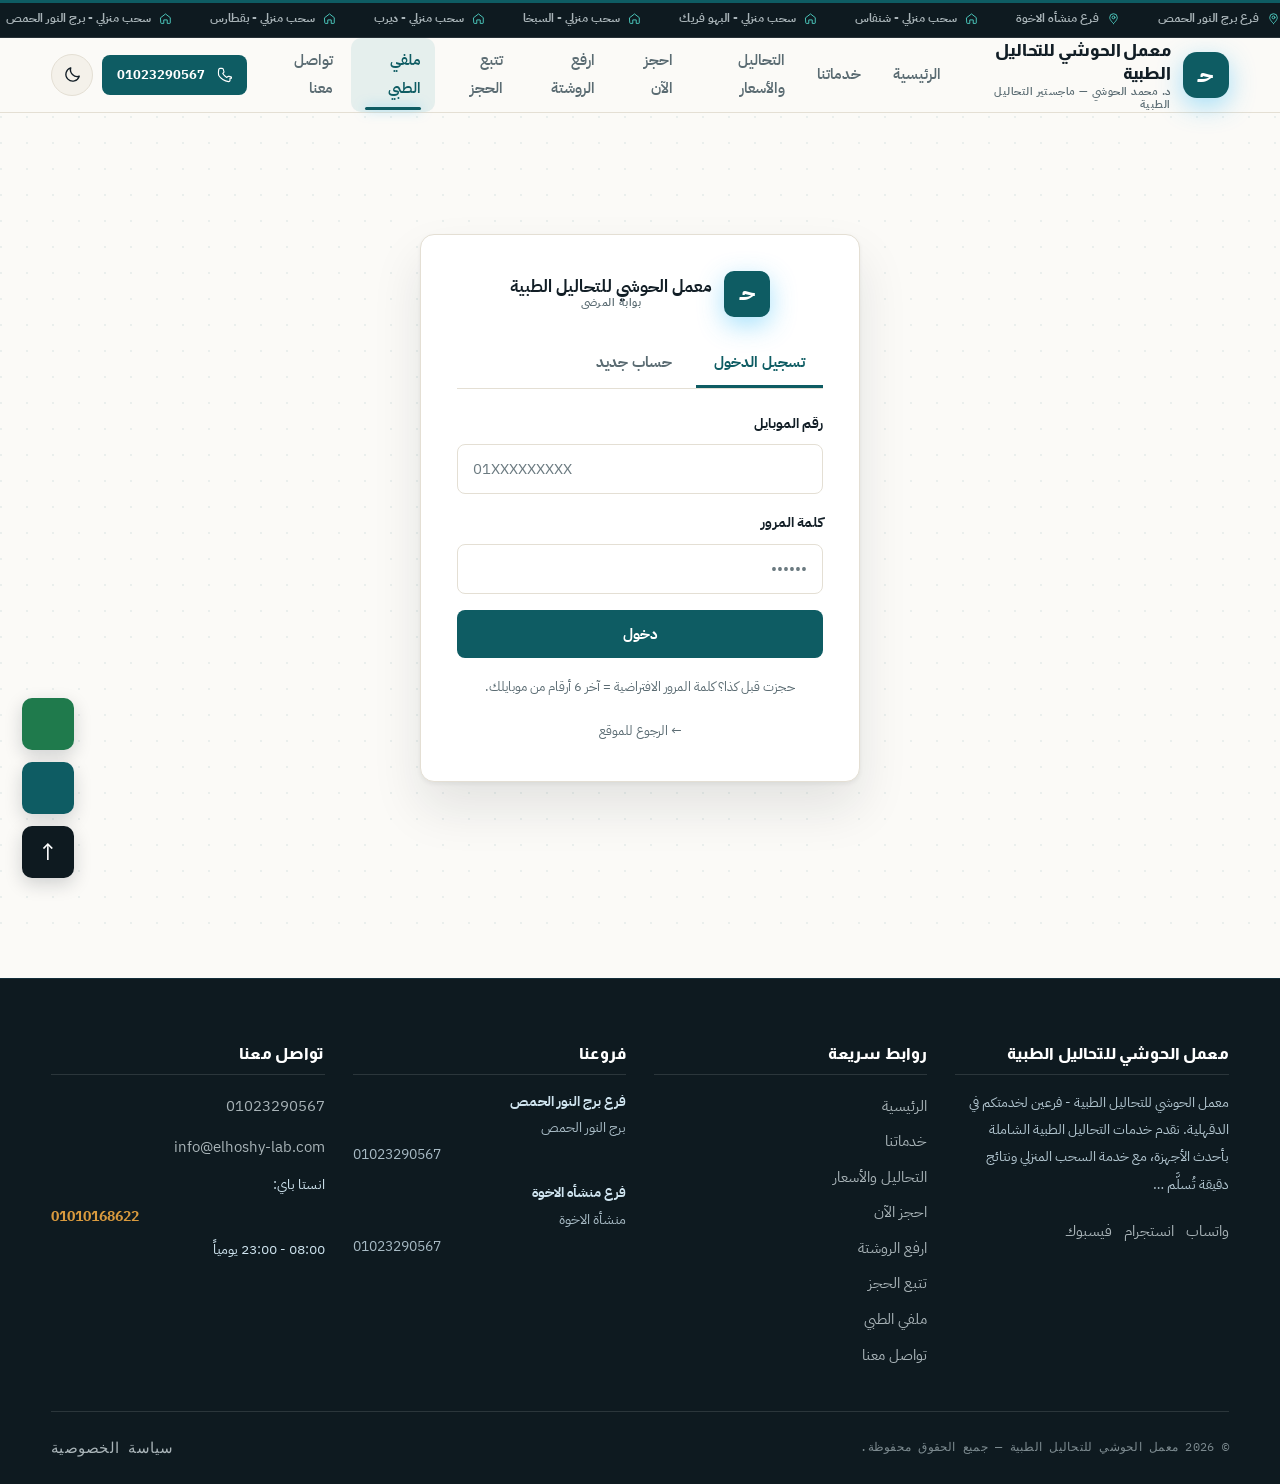
<file: patient.html>
<!DOCTYPE html>
<html lang="ar" dir="rtl">
<head>
<meta charset="utf-8">
<meta name="viewport" content="width=device-width,initial-scale=1">
<title>ملفي الطبي | معمل الحوشي للتحاليل الطبية</title>
<link rel="icon" href="data:image/svg+xml,<svg xmlns='http://www.w3.org/2000/svg' viewBox='0 0 100 100'><rect width='100' height='100' rx='22' fill='%230e7c86'/><text x='50' y='70' font-size='58' text-anchor='middle' fill='white' font-family='Arial'>حـ</text></svg>">
<link rel="stylesheet" href="assets/css/style.css?v=4">
  <link rel="preconnect" href="https://fonts.googleapis.com">
  <link rel="preconnect" href="https://fonts.gstatic.com" crossorigin>
  <link href="https://fonts.googleapis.com/css2?family=Almarai:wght@700;800&family=IBM+Plex+Mono:wght@500;600&family=IBM+Plex+Sans+Arabic:wght@400;500;600;700&display=swap" rel="stylesheet">
</head>
<body>
<div id="authWrap" class="login-wrap"> <div class="blob" style="width:420px;height:420px;background:#22d3ee;top:-100px;inset-inline-end:-140px"></div> <div class="blob" style="width:380px;height:380px;background:#7c3aed;bottom:-140px;inset-inline-start:-140px"></div> <div class="login-card"> <div class="logo center" style="justify-content:center"><div class="logo-mark">حـ</div><div><b id="lgName"></b><small>بوابة المرضى</small></div></div> <div class="tabs"> <button class="tab active" data-t="login">تسجيل الدخول</button> <button class="tab" data-t="reg">حساب جديد</button> </div> <div id="pane-login"> <div class="field"><label>رقم الموبايل</label><input id="lgPhone" class="input" inputmode="tel" placeholder="01XXXXXXXXX" dir="ltr"></div> <div class="field"><label>كلمة المرور</label><input id="lgPass" class="input" type="password" placeholder="••••••"></div> <button class="btn btn-primary w-full" id="lgBtn">دخول</button> <p class="small center mt-2">حجزت قبل كذا؟ كلمة المرور الافتراضية = آخر 6 أرقام من موبايلك.</p> </div> <div id="pane-reg" class="hide"> <div class="field"><label>الاسم</label><input id="rgName" class="input"></div> <div class="field"><label>رقم الموبايل</label><input id="rgPhone" class="input" inputmode="tel" dir="ltr"></div> <div class="field"><label>واتساب</label><input id="rgWhats" class="input" inputmode="tel" dir="ltr"></div> <div class="field-row"> <div class="field"><label>السن</label><input id="rgAge" class="input" type="number"></div> <div class="field"><label>النوع</label><select id="rgGender" class="select"><option>ذكر</option><option>أنثى</option></select></div> </div> <div class="field"><label>كلمة المرور</label><input id="rgPass" class="input" type="password"></div> <button class="btn btn-primary w-full" id="rgBtn">إنشاء الحساب</button> </div> <div class="center mt-2"><a href="index.html" class="small">← الرجوع للموقع</a></div> </div>
</div> <div id="dashWrap" class="hide"> <section class="section" style="padding-top:calc(var(--header-h) + 34px);min-height:80vh"> <div class="container"> <div class="dash-top reveal"> <div class="row"> <div id="patientCard" style="display:grid;justify-items:center"></div> <div class="avatar" style="width:52px;height:52px;font-size:20px" id="pAvatar"></div> <div><b style="font-size:18px" id="pName"></b><div class="small" id="pMeta"></div></div> </div> <div class="row"> <a href="booking.html" class="btn btn-primary btn-sm">+ حجز جديد</a> <a href="prescription.html" class="btn btn-ghost btn-sm"> ارفع روشتة</a> <button class="btn btn-danger btn-sm" id="pLogout">خروج</button> </div> </div> <div class="kpis"> <div class="kpi reveal"><div class="ic" data-icon="calendar" data-size="22" style="background:var(--grad)"></div><div class="val" id="kBookings">0</div><div class="lbl">إجمالي الحجوزات</div></div> <div class="kpi reveal d1"><div class="ic" data-icon="check" data-size="22" style="background:var(--th-bg);color:var(--teal)"></div><div class="val" id="kResults">0</div><div class="lbl">نتائج جاهزة</div></div> <div class="kpi reveal d2"><div class="ic" data-icon="wallet" data-size="22" style="background:var(--grad-gold)"></div><div class="val" id="kSpent">0</div><div class="lbl">إجمالي ما أنفقته (ج)</div></div> <div class="kpi reveal d3"><div class="ic" data-icon="lab" data-size="22" style="background:var(--th-bg);color:var(--teal)"></div><div class="val" id="kLast">—</div><div class="lbl">آخر تحليل</div></div> </div> <div class="tabs"> <button class="tab active" data-v="bookings"> حجوزاتي</button> <button class="tab" data-v="results"> نتائجي</button> <button class="tab" data-v="files"> ملفاتي الطبية</button> <button class="tab" data-v="rx"> روشتاتي</button> <button class="tab" data-v="chart"> تطور نتائجي</button> <button class="tab" data-v="profile"> بياناتي</button> </div> <div class="view active" id="v-bookings"></div> <div class="view" id="v-results"></div> <div class="view" id="v-files"></div> <div class="view" id="v-rx"></div> <div class="view" id="v-chart"></div> <div class="view" id="v-profile"></div> </div> </section>
</div> <script src="assets/js/core.js?v=4"></script>
<script src="assets/js/supabase-config.js?v=4"></script>
<script src="assets/js/sync.js?v=4"></script>
<script src="assets/js/charts.js?v=4"></script>
<script src="assets/js/qr.js?v=4"></script>
<script src="assets/js/shared.js?v=4"></script>
<script src="assets/js/patient.js?v=4"></script>
</body>
</html>
</file>
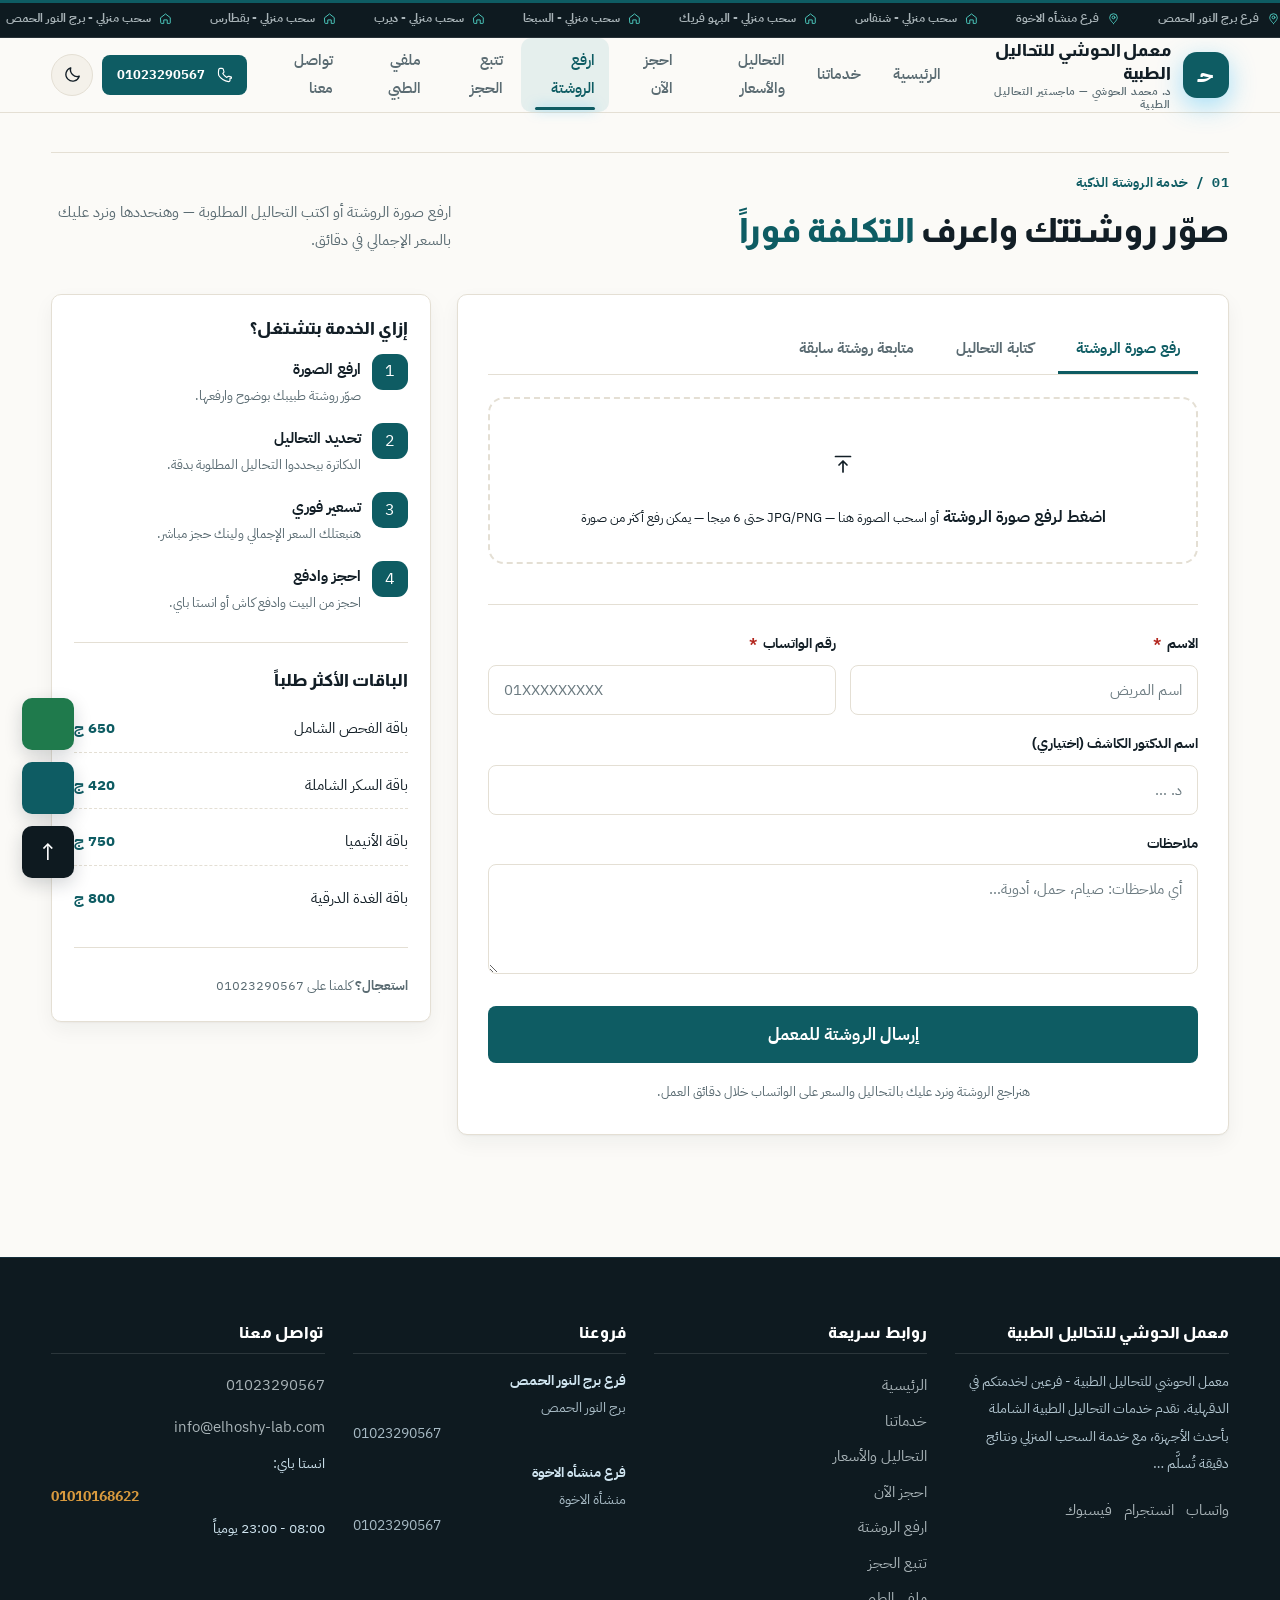
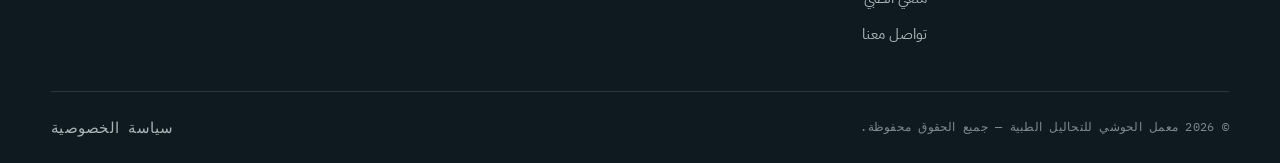
<file: prescription.html>
<!DOCTYPE html>
<html lang="ar" dir="rtl">
<head>
<meta charset="utf-8">
<meta name="viewport" content="width=device-width,initial-scale=1">
<title>ارفع الروشتة | معمل الحوشي للتحاليل الطبية</title>
<link rel="icon" href="data:image/svg+xml,<svg xmlns='http://www.w3.org/2000/svg' viewBox='0 0 100 100'><rect width='100' height='100' rx='22' fill='%230e7c86'/><text x='50' y='70' font-size='58' text-anchor='middle' fill='white' font-family='Arial'>حـ</text></svg>">
<link rel="stylesheet" href="assets/css/style.css?v=4">
  <link rel="preconnect" href="https://fonts.googleapis.com">
  <link rel="preconnect" href="https://fonts.gstatic.com" crossorigin>
  <link href="https://fonts.googleapis.com/css2?family=Almarai:wght@700;800&family=IBM+Plex+Mono:wght@500;600&family=IBM+Plex+Sans+Arabic:wght@400;500;600;700&display=swap" rel="stylesheet">
</head>
<body>
<section class="section" style="padding-top:calc(var(--header-h) + 40px);min-height:80vh"> <div class="container"> <div class="sec-head reveal"> <span class="eyebrow"> خدمة الروشتة الذكية</span> <h2 class="mt-2">صوّر روشتتك واعرف <span class="grad-text">التكلفة فوراً</span></h2> <p>ارفع صورة الروشتة أو اكتب التحاليل المطلوبة — وهنحددها ونرد عليك بالسعر الإجمالي في دقائق.</p> </div> <div class="split" style="grid-template-columns:1fr 380px;align-items:start;gap:26px"> <div class="card reveal" style="padding:30px"> <div class="tabs"> <button class="tab active" data-t="upload"> رفع صورة الروشتة</button> <button class="tab" data-t="text"> كتابة التحاليل</button> <button class="tab" data-t="follow"> متابعة روشتة سابقة</button> </div> <!-- رفع صورة --> <div class="pane" id="pane-upload"> <div class="dropzone" id="dzRx"> <span class="ic" data-icon="upload" data-size="24"></span><b>اضغط لرفع صورة الروشتة</b> <small>أو اسحب الصورة هنا — JPG/PNG حتى 6 ميجا — يمكن رفع أكثر من صورة</small> </div> <div class="preview-grid" id="pvRx"></div> <div class="divider"></div> <div class="field-row"> <div class="field"><label>الاسم <span class="req">*</span></label><input id="rxName" class="input" placeholder="اسم المريض"></div> <div class="field"><label>رقم الواتساب <span class="req">*</span></label><input id="rxPhone" class="input" inputmode="tel" placeholder="01XXXXXXXXX" dir="ltr"></div> </div> <div class="field"><label>اسم الدكتور الكاشف (اختياري)</label><input id="rxDoc" class="input" list="rxDocs" placeholder="د. …"><datalist id="rxDocs"></datalist></div> <div class="field"><label>ملاحظات</label><textarea id="rxNotes" class="textarea" placeholder="أي ملاحظات: صيام، حمل، أدوية…"></textarea></div> <button class="btn btn-primary btn-lg w-full mt-2" id="sendRx"> إرسال الروشتة للمعمل</button> <p class="small center mt-2">هنراجع الروشتة ونرد عليك بالتحاليل والسعر على الواتساب خلال دقائق العمل.</p> </div> <!-- كتابة نص --> <div class="pane hide" id="pane-text"> <p class="small mb-2">اكتب أو الصق التحاليل المكتوبة في الروشتة — وهنطابقها تلقائياً مع قائمة تحاليلنا ونحسبلك التكلفة فوراً.</p> <div class="field"><label>نص الروشتة</label> <textarea id="rxText" class="textarea" style="min-height:170px" placeholder="مثال: CBC - FBS - HbA1c - ALT - Creatinine - Urine analysis - Vitamin D"></textarea> </div> <button class="btn btn-gold w-full" id="analyzeBtn"> حلل الروشتة واحسب التكلفة</button> <div id="analyzeRes" class="mt-3"></div> </div> <!-- متابعة --> <div class="pane hide" id="pane-follow"> <div class="field"><label>رقم الواتساب اللي رفعت بيه الروشتة <span class="req">*</span></label><input id="fxPhone" class="input" inputmode="tel" dir="ltr" placeholder="01XXXXXXXXX"></div> <button class="btn btn-primary w-full" id="fxBtn">عرض روشتاتي</button> <div id="fxRes" class="mt-3"></div> </div> </div> <aside class="summary reveal"> <h4> إزاي الخدمة بتشتغل؟</h4> <div style="display:grid;gap:14px;margin-top:8px"> <div class="row" style="align-items:flex-start;gap:11px"><div class="ic" style="width:36px;height:36px;border-radius:11px;background:var(--grad);color:#fff;display:grid;place-items:center;flex:none">1</div><div><b style="font-size:14.5px">ارفع الصورة</b><div class="small">صوّر روشتة طبيبك بوضوح وارفعها.</div></div></div> <div class="row" style="align-items:flex-start;gap:11px"><div class="ic" style="width:36px;height:36px;border-radius:11px;background:var(--grad);color:#fff;display:grid;place-items:center;flex:none">2</div><div><b style="font-size:14.5px">تحديد التحاليل</b><div class="small">الدكاترة بيحددوا التحاليل المطلوبة بدقة.</div></div></div> <div class="row" style="align-items:flex-start;gap:11px"><div class="ic" style="width:36px;height:36px;border-radius:11px;background:var(--grad);color:#fff;display:grid;place-items:center;flex:none">3</div><div><b style="font-size:14.5px">تسعير فوري</b><div class="small">هنبعتلك السعر الإجمالي ولينك حجز مباشر.</div></div></div> <div class="row" style="align-items:flex-start;gap:11px"><div class="ic" style="width:36px;height:36px;border-radius:11px;background:var(--grad);color:#fff;display:grid;place-items:center;flex:none">4</div><div><b style="font-size:14.5px">احجز وادفع</b><div class="small">احجز من البيت وادفع كاش أو انستا باي.</div></div></div> </div> <div class="divider"></div> <h4> الباقات الأكثر طلباً</h4> <div id="rxPkgs" style="display:grid;gap:10px;margin-top:10px"></div> <div class="divider"></div> <div class="small"><b> استعجال؟</b> كلمنا على <a dir="ltr" id="rxTel" href="#"></a></div> </aside> </div> </div>
</section> <script src="assets/js/core.js?v=4"></script>
<script src="assets/js/supabase-config.js?v=4"></script>
<script src="assets/js/sync.js?v=4"></script>
<script src="assets/js/shared.js?v=4"></script>
<script>
(function(){
LAB.load(); LAB.buildShell('prescription.html');
var d = LAB.db(), s = d.settings, rxFiles = [];
$('#rxTel').textContent = s.phones[0]; $('#rxTel').href='tel:'+s.phones[0];
var dl = $('#rxDocs');
d.doctors.filter(function(x){return x.active;}).forEach(function(x){ dl.appendChild(LAB.el('option',{value:x.name})); });
/* tabs */
$$('.tab').forEach(function(t){
t.onclick=function(){
$$('.tab').forEach(function(x){x.classList.remove('active');}); t.classList.add('active');
$$('.pane').forEach(function(p){ p.classList.add('hide'); });
$('#pane-'+t.dataset.t).classList.remove('hide');
};
});
/* رفع الصور */
var dz=$('#dzRx'), pv=$('#pvRx');
var inp=LAB.el('input',{type:'file',accept:'image/*',multiple:true,style:'display:none'});
dz.appendChild(inp);
dz.onclick=function(){ inp.click(); };
['dragenter','dragover'].forEach(function(e){dz.addEventListener(e,function(ev){ev.preventDefault();dz.classList.add('over');});});
['dragleave','drop'].forEach(function(e){dz.addEventListener(e,function(ev){ev.preventDefault();dz.classList.remove('over');});});
dz.addEventListener('drop',function(e){ handle(e.dataTransfer.files); });
inp.onchange=function(){ handle(this.files); inp.value=''; };
function handle(files){
Array.prototype.slice.call(files).forEach(function(f){
if(!/^image\//.test(f.type)){ LAB.toast('خطأ','الملف لازم يكون صورة','err'); return; }
if(f.size>6*1024*1024){ LAB.toast('خطأ','الصورة كبيرة (أقصى 6 ميجا)','err'); return; }
LAB.fileToDataURL(f,1200,.75,function(u){
rxFiles.push(u);
pv.appendChild(LAB.el('div',{class:'thumb'},[
LAB.el('img',{src:u}),
LAB.el('button',{class:'del',html:'×',onclick:function(e){e.stopPropagation();rxFiles.splice(rxFiles.indexOf(u),1);this.parentElement.remove();}})
]));
});
});
}
/* إرسال */
$('#sendRx').onclick=function(){
var name=String($('#rxName').value||'').trim();
var phone=LAB.validatePhone($('#rxPhone').value);
if(name.length<3){ LAB.toast('مطلوب','اكتب اسمك','warn'); return; }
if(!phone){ LAB.toast('خطأ','رقم الواتساب غير صحيح','err'); return; }
if(!rxFiles.length){ LAB.toast('مطلوب','ارفع صورة الروشتة','warn'); return; }
d.counters.prescription=(d.counters.prescription||0)+1;
var rec={ id:LAB.uid(), code:'RX-'+d.counters.prescription, name:name, phone:phone,
doctor:$('#rxDoc').value||'', notes:$('#rxNotes').value||'', images:rxFiles.slice(),
status:'new', tests:[], quoted:0, reply:'', createdAt:new Date().toISOString() };
d.prescriptions.unshift(rec);
LAB.notify('روشتة جديدة',rec.code+' — '+name,'rx','admin');
LAB.notify('روشتة جديدة',rec.code+' — '+name,'rx','doctor');
LAB.log('روشتة جديدة '+rec.code);
LAB.save();
LAB.modal({title:' تم إرسال الروشتة',html:
'<div class="center"><div style="font-size:56px"></div><h3 class="mt-1">رقم الروشتة: <span class="grad-text">'+rec.code+'</span></h3>'+
'<p class="lead mt-1">الدكاترة هيشوفوا الروشتة دلوقتي وهنبعتلك التحاليل المطلوبة والسعر على واتساب <b dir="ltr">'+phone+'</b> في أقرب وقت.</p>'+
'<p class="small mt-2">تقدر تتابع الحالة من تبويب «متابعة روشتة سابقة».</p></div>',
buttons:[{text:'تمام'},{text:'احجز تحليل دلوقتي',cls:'btn-primary',action:function(){location.href='booking.html';}}]});
rxFiles=[]; pv.innerHTML=''; $('#rxName').value=''; $('#rxPhone').value=''; $('#rxNotes').value='';
};
/* المحلل الذكي */
var ALIAS = {
'cbc':'صورة دم كاملة CBC','fbc':'صورة دم كاملة CBC','cbc.':'صورة دم كاملة CBC','hb':'صورة دم كاملة CBC',
'fbs':'سكر صائم FBS',' fasting blood sugar':'سكر صائم FBS','rbs':'سكر عشوائي RBS','ppbs':'سكر فاطري / بعد الأكل 2س PPBS',
'hba1c':'سكر تراكمي HbA1c','a1c':'سكر تراكمي HbA1c','hba1':'سكر تراكمي HbA1c',
'urea':'يوريا Urea','bun':'نيتروجين اليوريا BUN','creatinine':'كرياتينين Creatinine','creat':'كرياتينين Creatinine',
'uric acid':'حمض اليوريك Uric Acid','uric':'حمض اليوريك Uric Acid','urea.':'يوريا Urea',
'alt':'ALT (GPT)','gpt':'ALT (GPT)','ast':'AST (GOT)','got':'AST (GOT)','alp':'فوسفاتاز قلوي ALP','ggt':'GGT','ldh':'LDH',
'bilirubin':'البيليروبين الكلي Total Bilirubin','albumin':'ألبومين Albumin','alb':'ألبومين Albumin',
'total protein':'بروتين كلي Total Protein','pt':'زمن البروثرومبين PT/INR','inr':'زمن البروثرومبين PT/INR',
'cholesterol':'كوليسترول كلي','tg':'دهون ثلاثية TG','triglycerides':'دهون ثلاثية TG','triglyceride':'دهون ثلاثية TG',
'hdl':'HDL','ldl':'LDL','vldl':'VLDL','lipid':'كوليسترول كلي',
'tsh':'TSH','t3':'T3','t4':'T4','free t3':'Free T3','free t4':'Free T4','ft3':'Free T3','ft4':'Free T4','anti-tpo':'Anti-TPO','tpo':'Anti-TPO',
'prolactin':'برولاكتين Prolactin','prl':'برولاكتين Prolactin','cortisol':'كورتيزول Cortisol','testosterone':'تستوستيرون Testosterone',
'fsh':'FSH','lh':'LH','amh':'AMH مخزون المبيض','progesterone':'بروجستيرون Progesterone','e2':'إستروجين E2','estradiol':'إستروجين E2',
'vitamin d':'فيتامين D (25 OH)','vit d':'فيتامين D (25 OH)','vitamin b12':'فيتامين B12','b12':'فيتامين B12',
'folic':'فوليك أسيد','ferritin':'تخزين حديد Ferritin','iron':'حديد Serum Iron','serum iron':'حديد Serum Iron','tibc':'TIBC سعة ارتباط الحديد',
'zinc':'زنك Zinc','magnesium':'مغنيسيوم Mg','calcium':'كالسيوم Ca','phosphorus':'فوسفور Phosphorus','potassium':'بوتاسيوم K','sodium':'صوديوم Na',
'crp':'CRP','esr':'ESR سرعة ترسيب','rf':'RF عامل روماتويد','aso':'ASO','ana':'ANA',
'hbsag':'HBsAg','hcv':'HCV Ab','hepatitis b':'HBsAg','hepatitis c':'HCV Ab','hiv':'HIV 1&2',
'urine analysis':'تحليل بول كامل Urine Analysis','urine':'تحليل بول كامل Urine Analysis','gue':'تحليل بول كامل Urine Analysis',
'stool':'تحليل براز كامل','occult blood':'دم خفي في البراز','h.pylori':'هليكوباكتر (براز)','h pylori':'هليكوباكتر (براز)','helicobacter':'هليكوباكتر (براز)',
'stool culture':'مزرعة براز','urine culture':'مزرعة بول + مضادات','culture':'مزرعة بول + مضادات',
'psa':'PSA كلي','cea':'CEA','ca125':'CA 125','ca 125':'CA 125','ca15-3':'CA 15-3','ca 15-3':'CA 15-3','ca19-9':'CA 19-9','afp':'AFP',
'beta hcg':'بيتا HCG رقمي (حمل)','bhcg':'بيتا HCG رقمي (حمل)','pregnancy test':'تحليل حمل رقمي β-hCG','hcg':'تحليل حمل رقمي β-hCG',
'semen':'تحليل سائل منوي Semen Analysis','sfa':'تحليل سائل منوي Semen Analysis',
'd-dimer':'D-Dimer','ddimer':'D-Dimer','troponin':'Troponin I (قلب)','ck-mb':'CK-MB','ckmb':'CK-MB','cpk':'CPK',
'amylase':'أميليز Amylase','lipase':'ليبيز Lipase','pcr':'PCR HCV (فيروس سي)',
'صورة دم':'صورة دم كاملة CBC','سكر صايم':'سكر صائم FBS','سكر صائم':'سكر صائم FBS','تراكمي':'سكر تراكمي HbA1c',
'دهون':'كوليسترول كلي','كوليسترول':'كوليسترول كلي','كلى':'كرياتينين Creatinine','كبد':'ALT (GPT)','بول':'تحليل بول كامل Urine Analysis',
'براز':'تحليل براز كامل','غدة':'TSH','درقية':'TSH','فيتامين دال':'فيتامين D (25 OH)','فيتامين د':'فيتامين D (25 OH)',
'حديد':'حديد Serum Iron','انيميا':'صورة دم كاملة CBC','سرعة ترسيب':'ESR سرعة ترسيب','روماتويد':'RF عامل روماتويد',
'حمل':'تحليل حمل رقمي β-hCG','خصوبة':'AMH مخزون المبيض','سائل منوي':'تحليل سائل منوي Semen Analysis'
};
function analyze(text){
var t=(' '+String(text||'').toLowerCase().replace(/[،,;:.]/g,' ')+' ');
var found={}, byAlias={};
Object.keys(ALIAS).forEach(function(k){
if(t.indexOf(k)<0) return;
var target=ALIAS[k];
var test=d.tests.filter(function(x){return x.name===target&&x.active;})[0];
if(test&&!found[test.name]){ found[test.name]=test; byAlias[test.name]=k; }
});
// مطابقة مباشرة بأسماء التحاليل
d.tests.forEach(function(x){
if(!x.active) return;
var nm=x.name.toLowerCase();
var first=nm.split(' ')[0];
if(first.length>=5 && t.indexOf(first)>=0 && !found[x.name]) found[x.name]=x;
else if(t.indexOf(nm)>=0 && !found[x.name]) found[x.name]=x;
});
return Object.keys(found).map(function(k){return found[k];});
}
$('#analyzeBtn').onclick=function(){
var txt=$('#rxText').value;
if(!txt.trim()){ LAB.toast('مطلوب','اكتب أو الصق نص الروشتة','warn'); return; }
var res=analyze(txt), w=$('#analyzeRes'); w.innerHTML='';
if(!res.length){
w.innerHTML='<div class="empty"><span class="ic"></span>ما قدرناش نطابق التحاليل تلقائياً.<br>ارفع صورة الروشتة وهنحددها لك يدوياً خلال دقائق.</div>';
return;
}
var total=res.reduce(function(a,b){return a+b.price;},0);
w.appendChild(LAB.el('div',{class:'card',style:'padding:20px'},[
LAB.el('h4',{html:' تم التعرف على '+res.length+' تحليل'}),
LAB.el('div',{class:'mt-2'}, res.map(function(t){
return LAB.el('div',{class:'sum-line'},[
LAB.el('span',{html:(t.fasting?' ':'')+LAB.escapeHtml(t.name)}),
LAB.el('b',{html:LAB.money(t.price)+' ج'})
]);
})),
LAB.el('div',{class:'sum-total'},[LAB.el('span',{html:'الإجمالي التقديري'}),LAB.el('span',{style:'color:var(--teal)',html:LAB.money(total)+' ج'})]),
LAB.el('div',{class:'row mt-2'},[
LAB.el('button',{class:'btn btn-primary',html:'احجزهم دلوقتي',onclick:function(){
Cart.clear(); res.forEach(function(t){ Cart.add(t.name); }); location.href='booking.html';
}}),
LAB.el('button',{class:'btn btn-ghost',html:'إرسال للمعمل للمراجعة',onclick:function(){
$$('.tab')[0].click();
$('#rxNotes').value='تحاليل مقترحة من التحليل الذكي: '+res.map(function(t){return t.name;}).join('، ');
LAB.toast('جاهز','أكمل بياناتك وارفع صورة الروشتة','ok');
}})
]),
LAB.el('p',{class:'small mt-2',html:' الأسعار تقديرية — السعر النهائي بيتأكد بعد مراجعة الدكتور للروشتة.'})
]));
};
/* متابعة */
$('#fxBtn').onclick=function(){
var p=LAB.validatePhone($('#fxPhone').value);
if(!p){ LAB.toast('خطأ','رقم غير صحيح','err'); return; }
var list=d.prescriptions.filter(function(r){return r.phone===p;});
var w=$('#fxRes'); w.innerHTML='';
if(!list.length){ w.innerHTML='<div class="empty"><span class="ic"></span>مفيش روشتات مسجلة بهذا الرقم</div>'; return; }
list.forEach(function(r){
var st={'new':['جديد ','b-wait'],'reviewing':['تحت المراجعة ','b-prog'],'quoted':['تم التسعير ','b-new'],'done':['تم الحجز ','b-done'],'rejected':['مرفوض ','b-cancel']}[r.status]||['جديد','b-wait'];
w.appendChild(LAB.el('div',{class:'card',style:'padding:18px;margin-bottom:12px'},[
LAB.el('div',{class:'row-between'},[
LAB.el('b',{html:' '+r.code}),
LAB.el('span',{class:'badge '+st[1],html:st[0]})
]),
LAB.el('div',{class:'small mt-1',html:' '+LAB.ago(r.createdAt)+(r.doctor?' — '+LAB.escapeHtml(r.doctor):'')}),
r.tests&&r.tests.length?LAB.el('div',{class:'mt-1',html:'<b>التحاليل:</b> '+r.tests.map(LAB.escapeHtml).join('، ')}):null,
r.quoted?LAB.el('div',{class:'mt-1',style:'font-weight:900;color:var(--teal);font-size:18px',html:'السعر: '+LAB.money(r.quoted)+' ج'}):null,
r.reply?LAB.el('div',{class:'small mt-1',html:' '+LAB.escapeHtml(r.reply)}):null,
r.status==='quoted'?LAB.el('a',{href:'booking.html',class:'btn btn-sm btn-primary mt-2',html:'احجز بالسعر المعروض'}):null
]));
});
};
/* باقات */
var pw=$('#rxPkgs');
d.packages.filter(function(p){return p.active;}).slice(0,4).forEach(function(p){
pw.appendChild(LAB.el('a',{href:'booking.html?pkg='+p.id,class:'sum-line',style:'display:flex;justify-content:space-between'},[
LAB.el('span',{html:' '+LAB.escapeHtml(p.name)}),LAB.el('b',{style:'color:var(--teal)',html:LAB.money(p.price)+' ج'})
]));
});
LAB.initFX();
})();
</script>
</body>
</html>
</file>
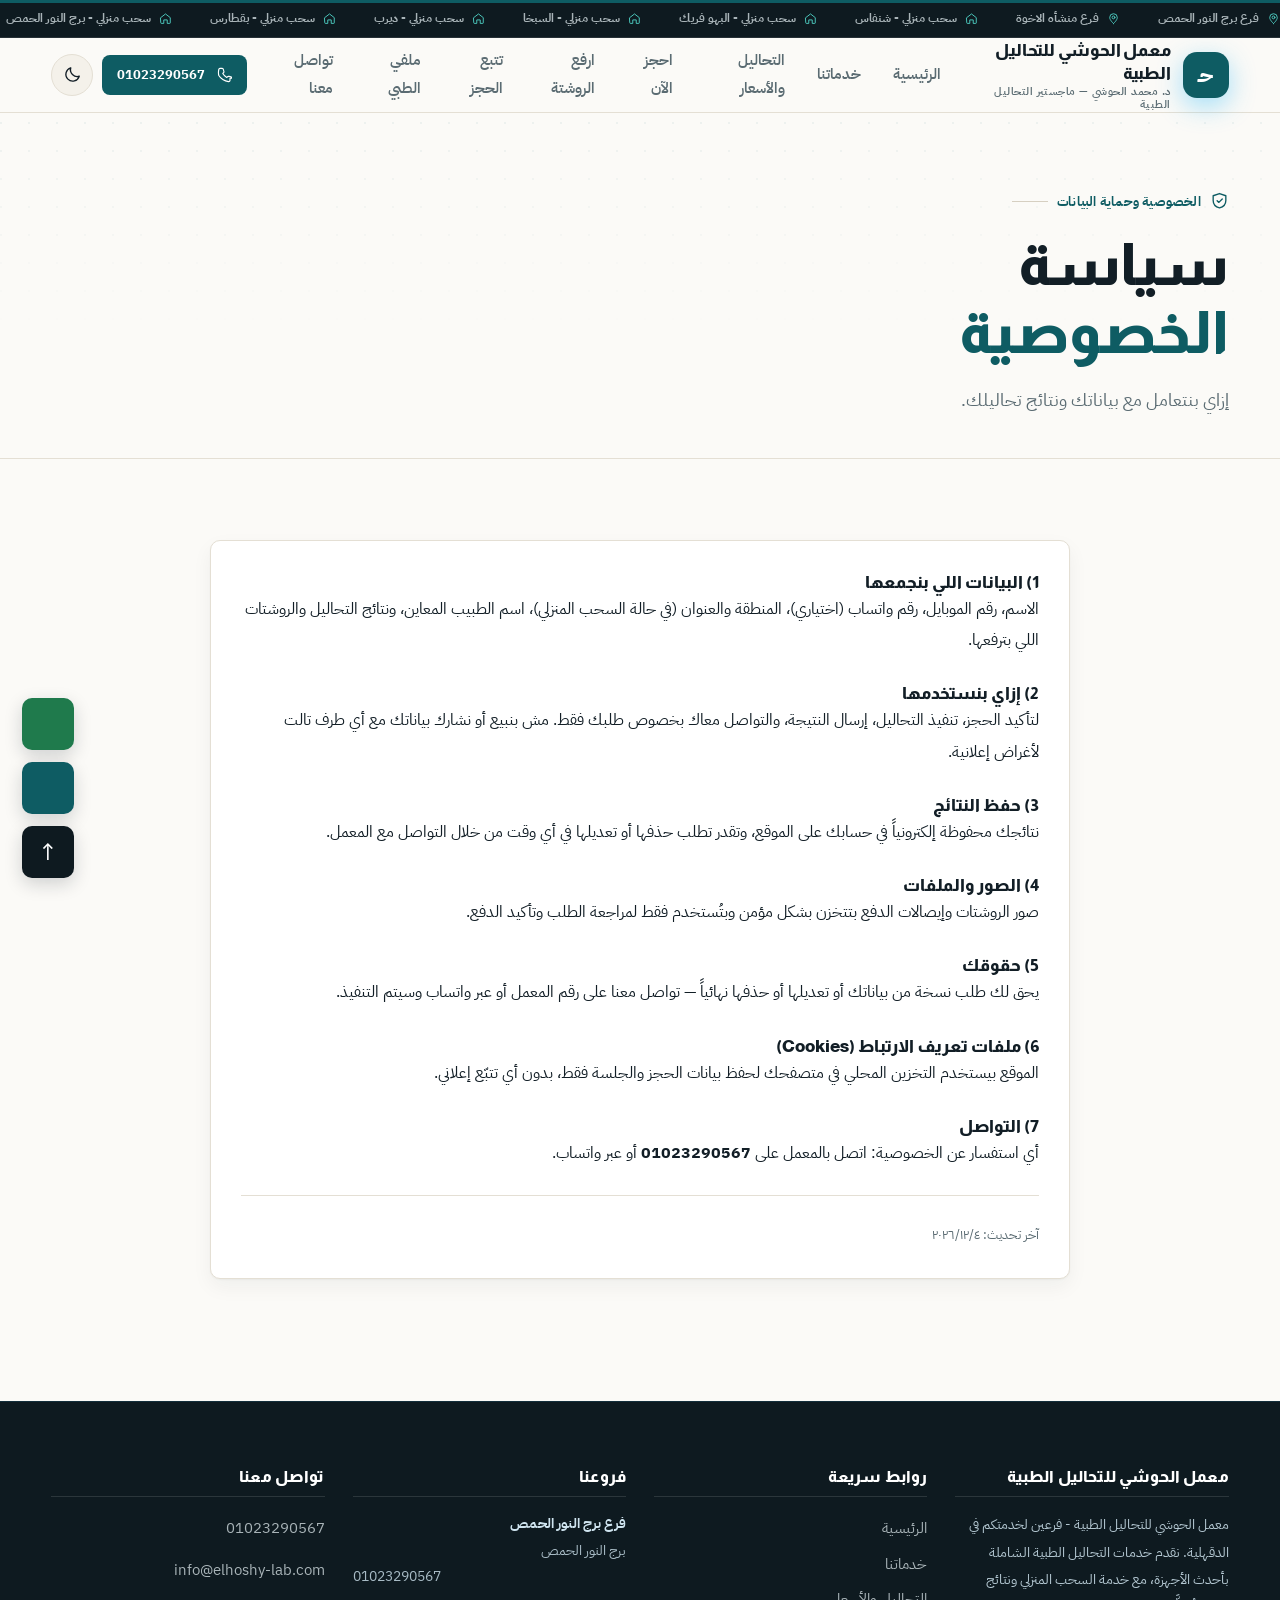
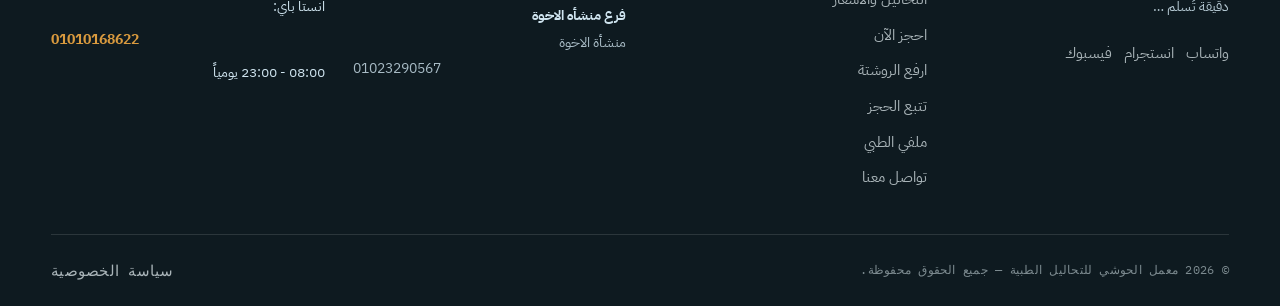
<file: privacy.html>
<!DOCTYPE html>
<html lang="ar" dir="rtl">
<head>
<meta charset="utf-8">
<meta name="viewport" content="width=device-width,initial-scale=1">
<title>سياسة الخصوصية | معمل الحوشي للتحاليل الطبية</title>
<meta name="description" content="سياسة الخصوصية وحماية بيانات المرضى في معمل الحوشي للتحاليل الطبية.">
<meta name="theme-color" content="#0e7490">
<link rel="icon" href="data:image/svg+xml,<svg xmlns='http://www.w3.org/2000/svg' viewBox='0 0 100 100'><rect width='100' height='100' rx='22' fill='%230e7c86'/><text x='50' y='70' font-size='58' text-anchor='middle' fill='white' font-family='Arial'>حـ</text></svg>">
<link rel="stylesheet" href="assets/css/style.css?v=4">
<link rel="manifest" href="manifest.json">
  <link rel="preconnect" href="https://fonts.googleapis.com">
  <link rel="preconnect" href="https://fonts.gstatic.com" crossorigin>
  <link href="https://fonts.googleapis.com/css2?family=Almarai:wght@700;800&family=IBM+Plex+Mono:wght@500;600&family=IBM+Plex+Sans+Arabic:wght@400;500;600;700&display=swap" rel="stylesheet">
</head>
<body>
<section class="hero" style="min-height:auto;padding-bottom:40px">
  <div class="container">
    <span class="eyebrow reveal"><i data-icon="shield"></i>الخصوصية وحماية البيانات</span>
    <h1 class="mt-2 reveal d1">سياسة <span class="grad-text">الخصوصية</span></h1>
    <p class="lead mt-2 reveal d2">إزاي بنتعامل مع بياناتك ونتائج تحاليلك.</p>
  </div>
</section>

<section class="section">
  <div class="container" style="max-width:860px">
    <div class="card reveal" style="padding:30px">
      <h4>1) البيانات اللي بنجمعها</h4>
      <p>الاسم، رقم الموبايل، رقم واتساب (اختياري)، المنطقة والعنوان (في حالة السحب المنزلي)، اسم الطبيب المعاين، ونتائج التحاليل والروشتات اللي بترفعها.</p>

      <h4 class="mt-3">2) إزاي بنستخدمها</h4>
      <p>لتأكيد الحجز، تنفيذ التحاليل، إرسال النتيجة، والتواصل معاك بخصوص طلبك فقط. مش بنبيع أو نشارك بياناتك مع أي طرف تالت لأغراض إعلانية.</p>

      <h4 class="mt-3">3) حفظ النتائج</h4>
      <p>نتائجك محفوظة إلكترونياً في حسابك على الموقع، وتقدر تطلب حذفها أو تعديلها في أي وقت من خلال التواصل مع المعمل.</p>

      <h4 class="mt-3">4) الصور والملفات</h4>
      <p>صور الروشتات وإيصالات الدفع بتتخزن بشكل مؤمن وبتُستخدم فقط لمراجعة الطلب وتأكيد الدفع.</p>

      <h4 class="mt-3">5) حقوقك</h4>
      <p>يحق لك طلب نسخة من بياناتك أو تعديلها أو حذفها نهائياً — تواصل معنا على رقم المعمل أو عبر واتساب وسيتم التنفيذ.</p>

      <h4 class="mt-3">6) ملفات تعريف الارتباط (Cookies)</h4>
      <p>الموقع بيستخدم التخزين المحلي في متصفحك لحفظ بيانات الحجز والجلسة فقط، بدون أي تتبّع إعلاني.</p>

      <h4 class="mt-3">7) التواصل</h4>
      <p>أي استفسار عن الخصوصية: اتصل بالمعمل على <b dir="ltr">01023290567</b> أو عبر واتساب.</p>

      <div class="divider"></div>
      <p class="small">آخر تحديث: <span id="pvDate"></span></p>
    </div>
  </div>
</section>

<script src="assets/js/core.js?v=4"></script>
<script src="assets/js/supabase-config.js?v=4"></script>
<script src="assets/js/sync.js?v=4"></script>
<script src="assets/js/shared.js?v=4"></script>
<script>
LAB.buildShell();
LAB.initFX();
document.getElementById('pvDate').textContent = new Date().toLocaleDateString('ar-EG');
</script>
</body>
</html>
</file>
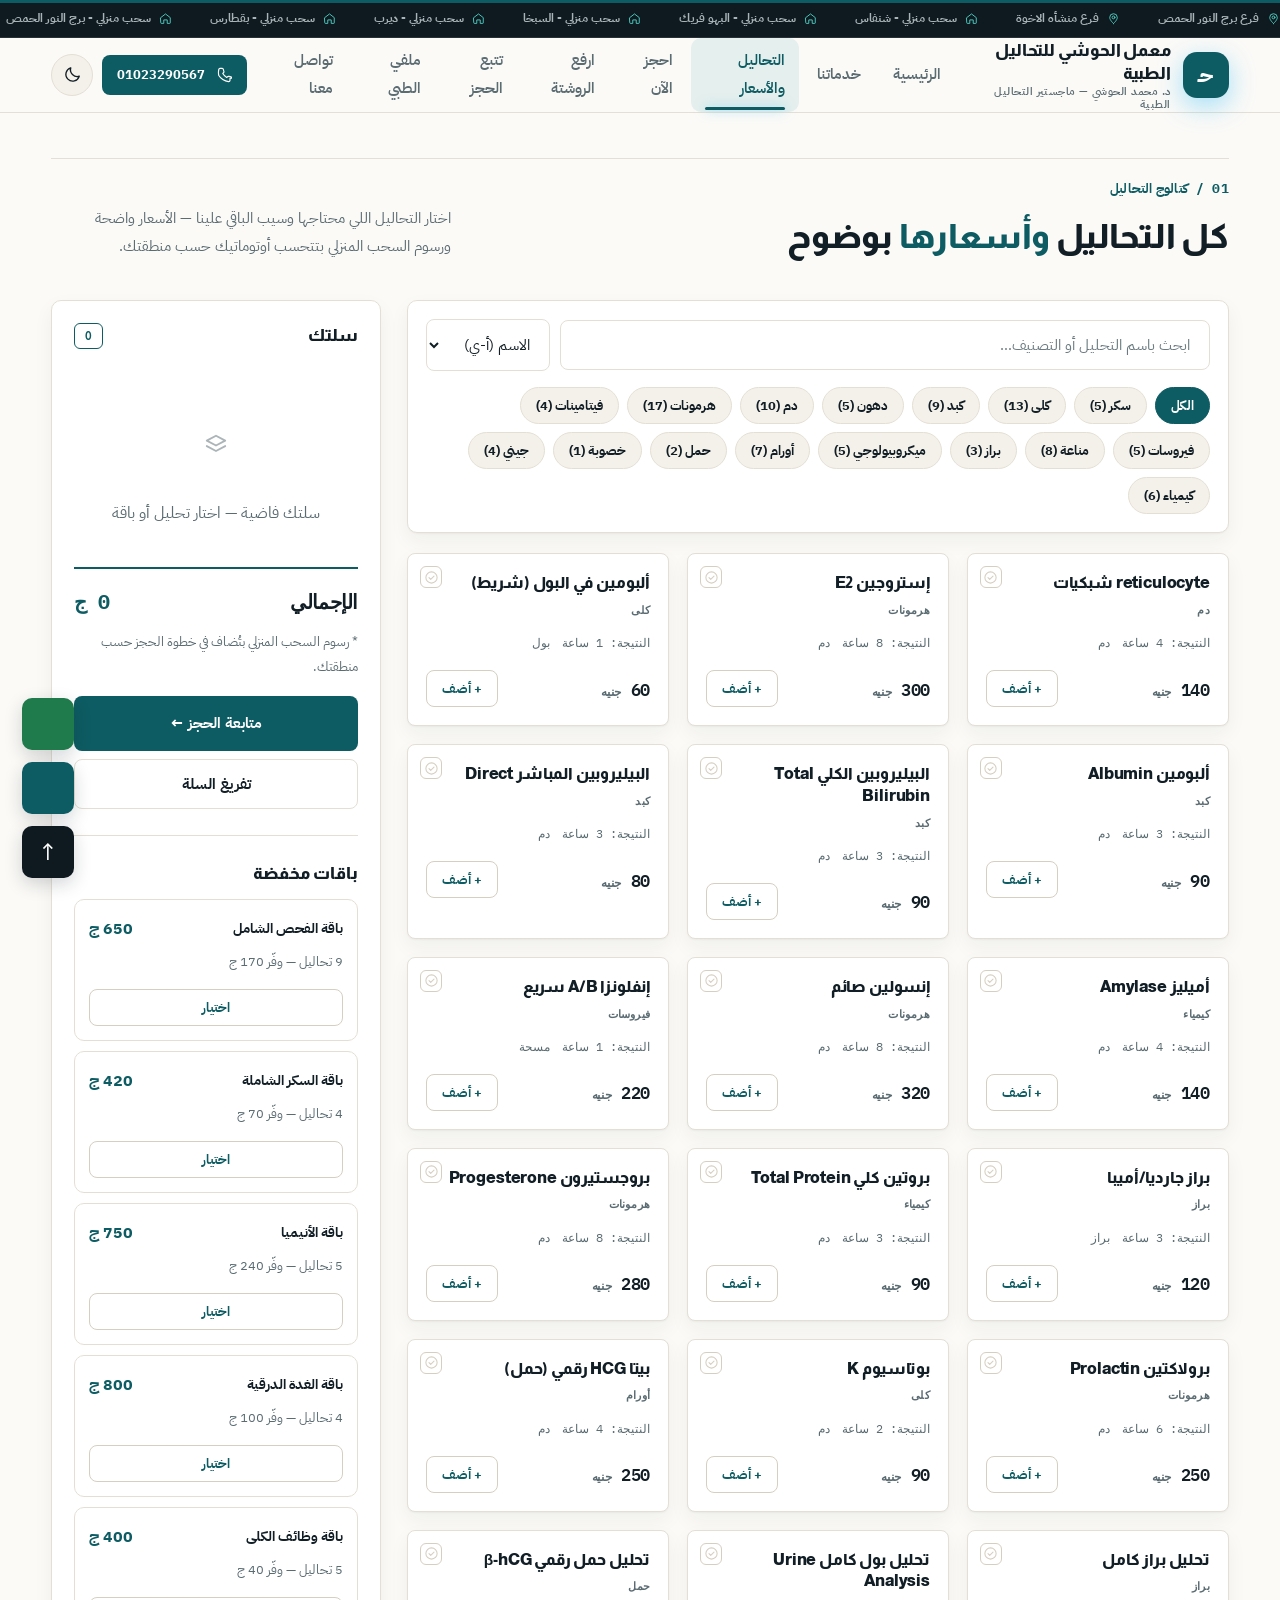
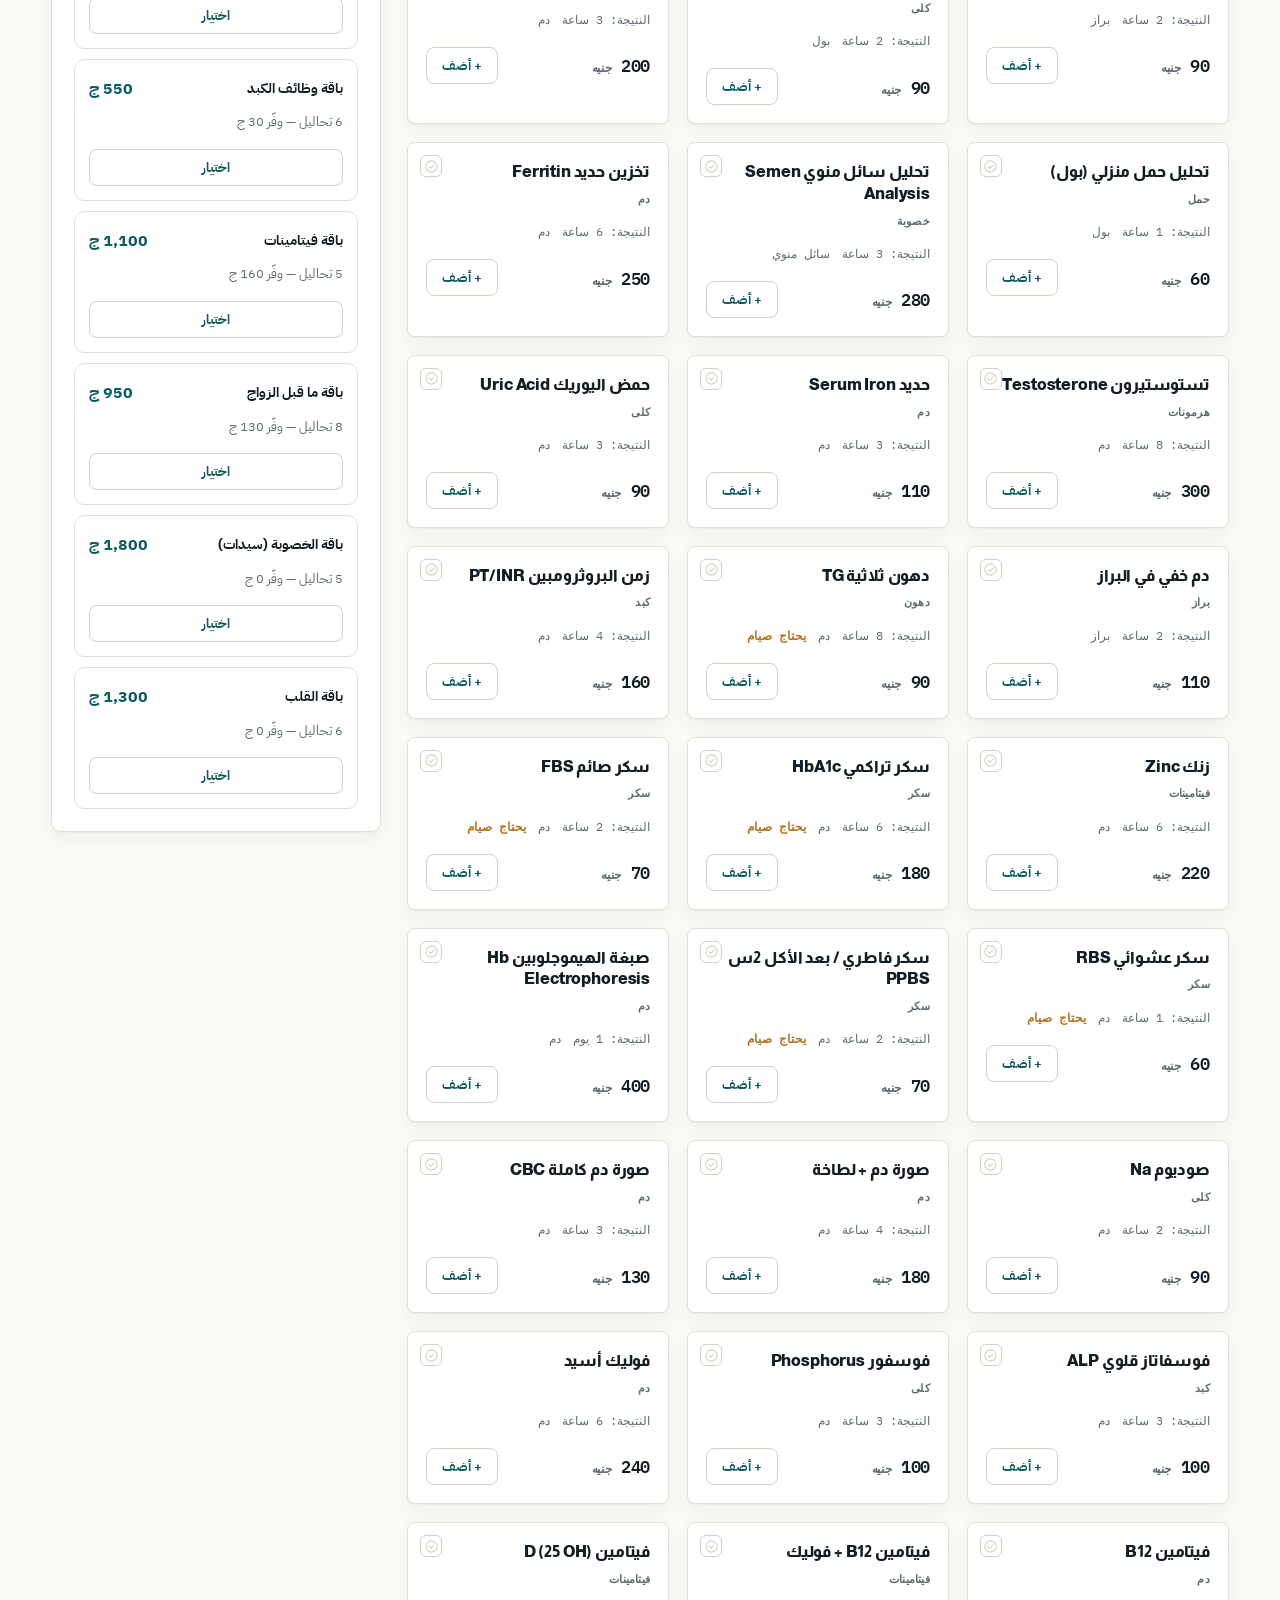
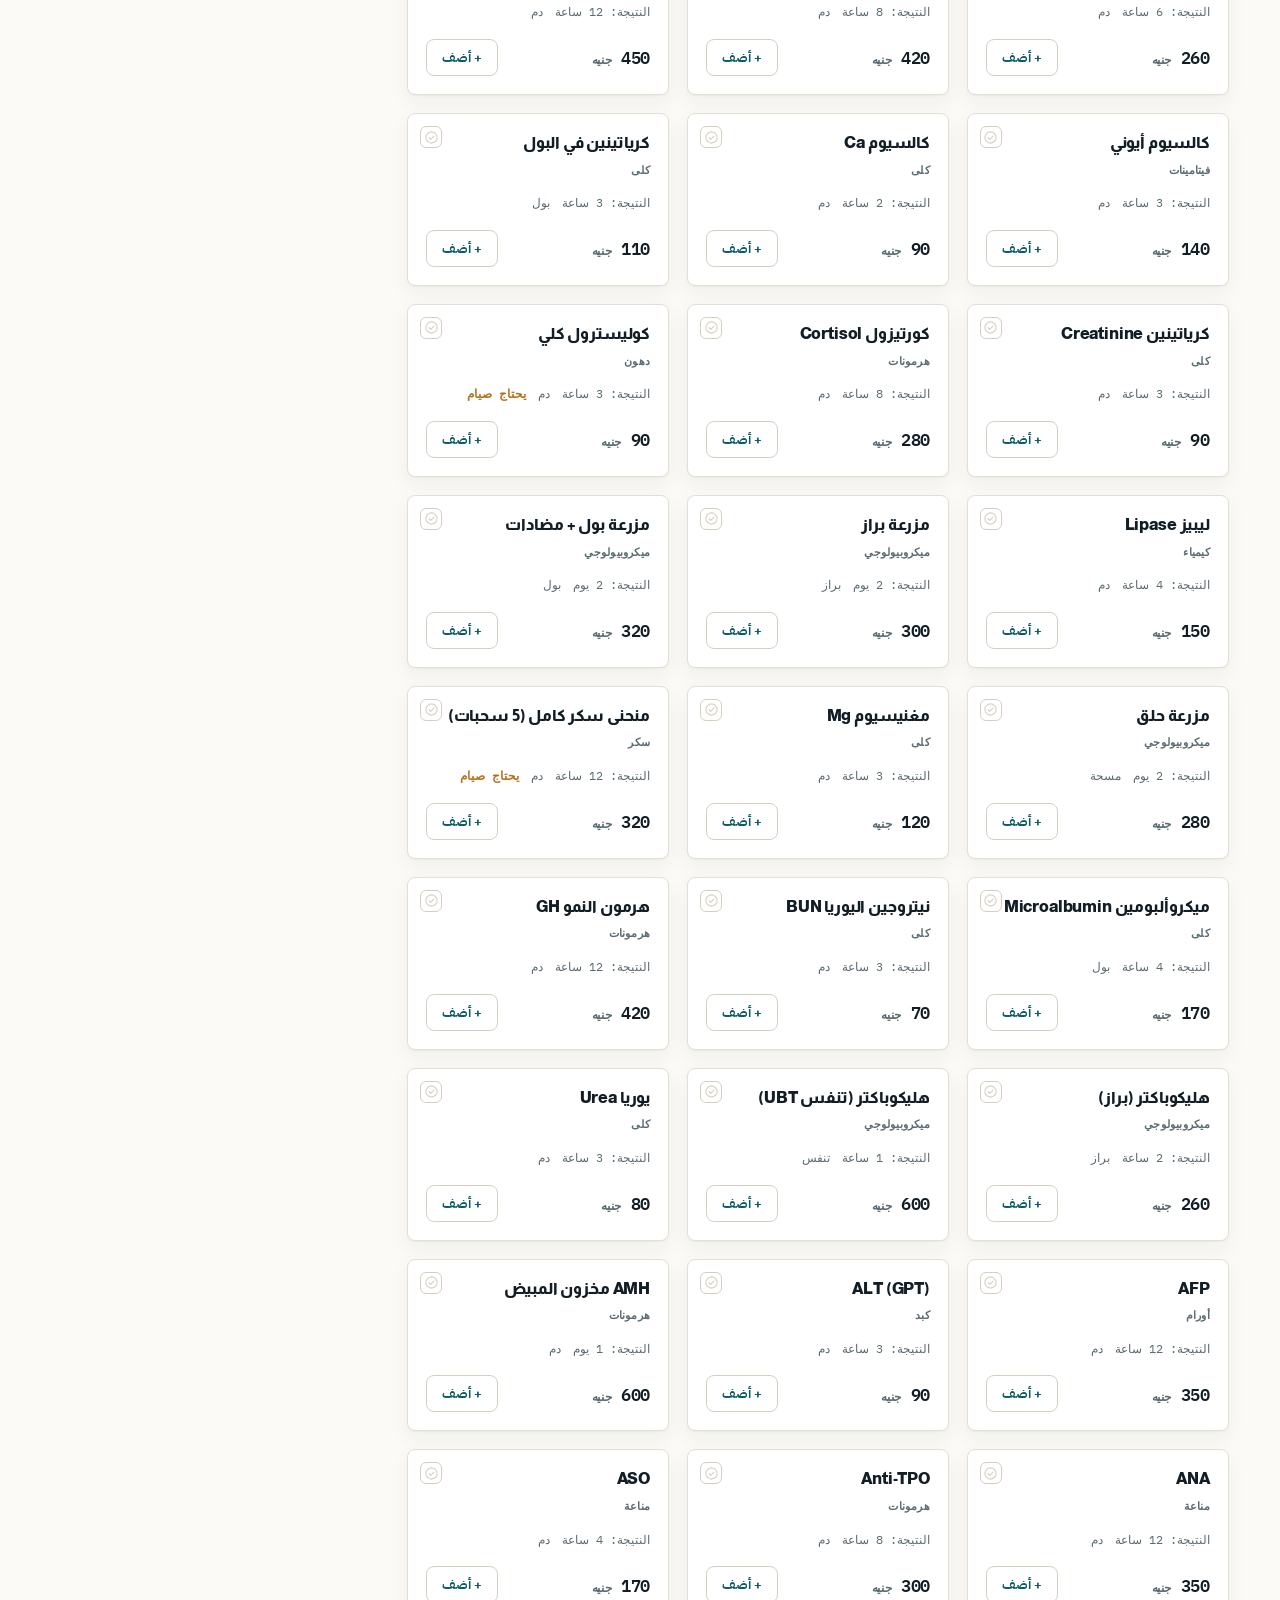
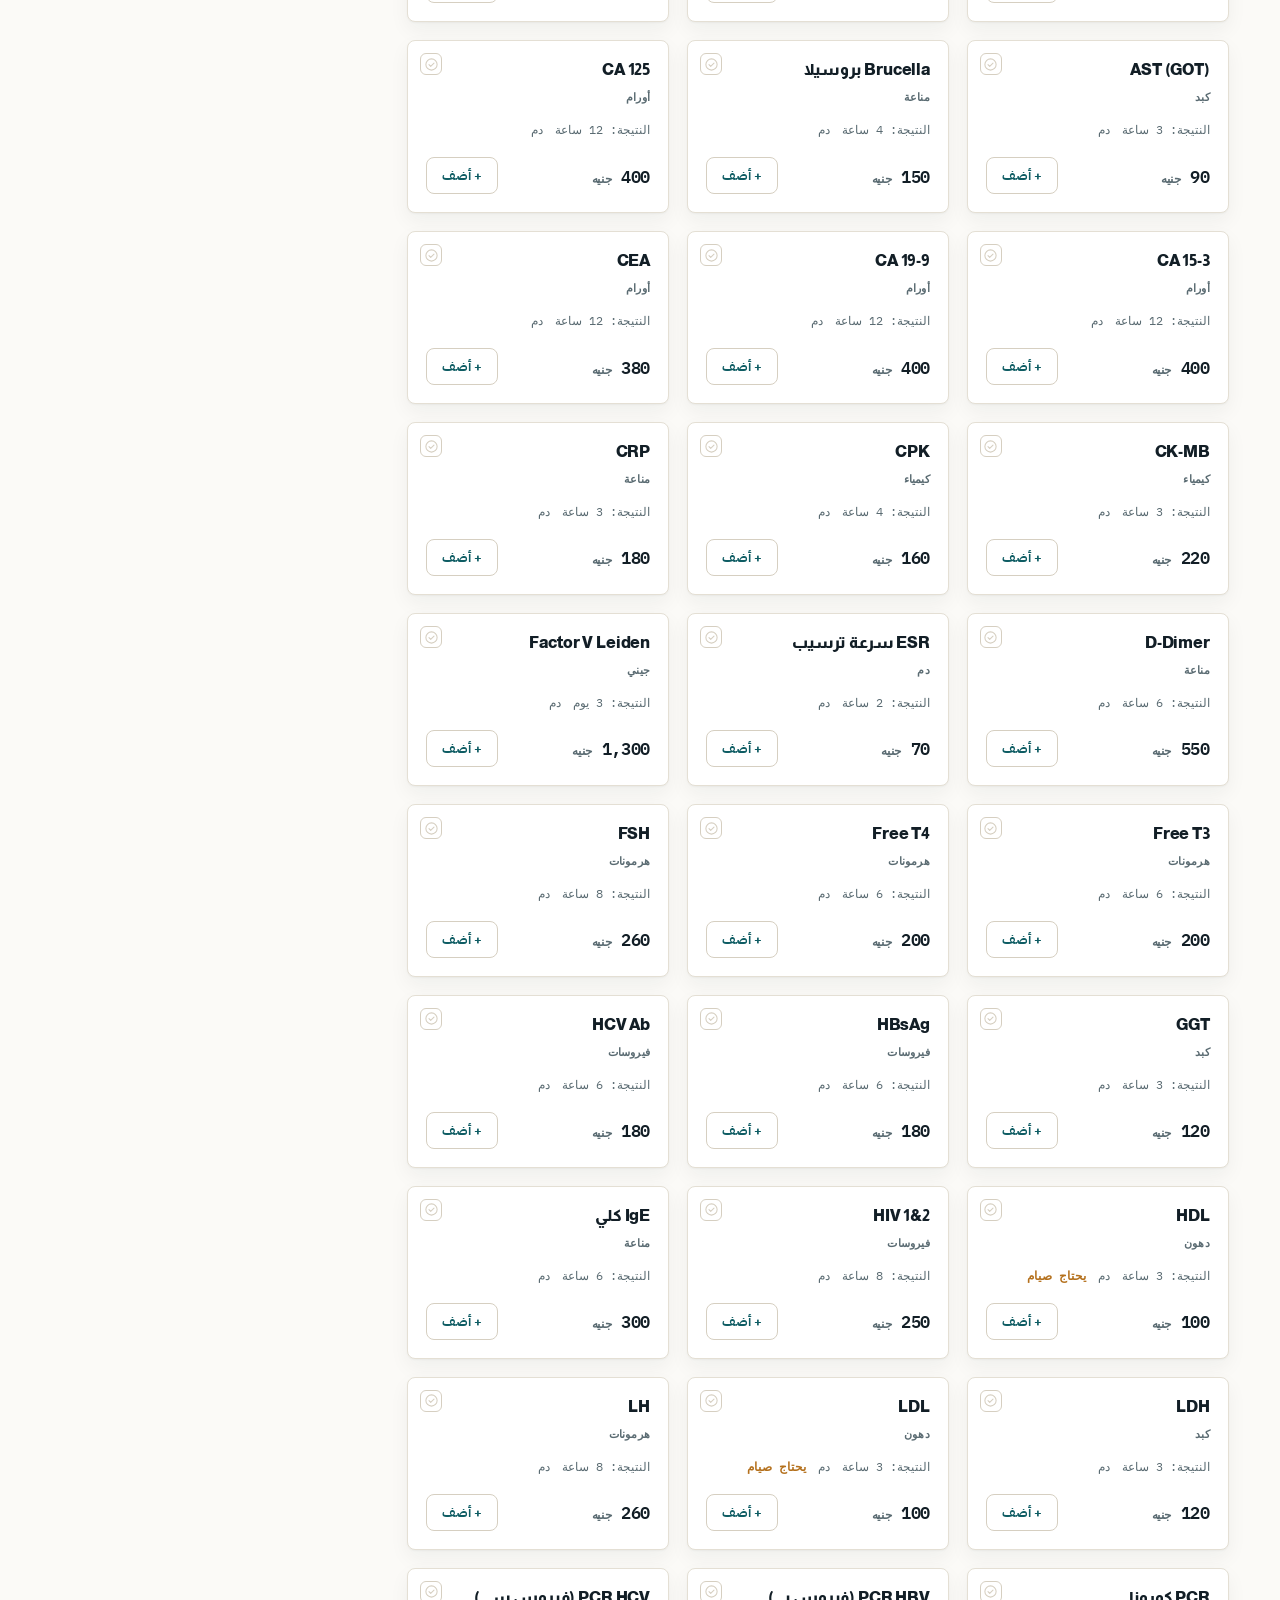
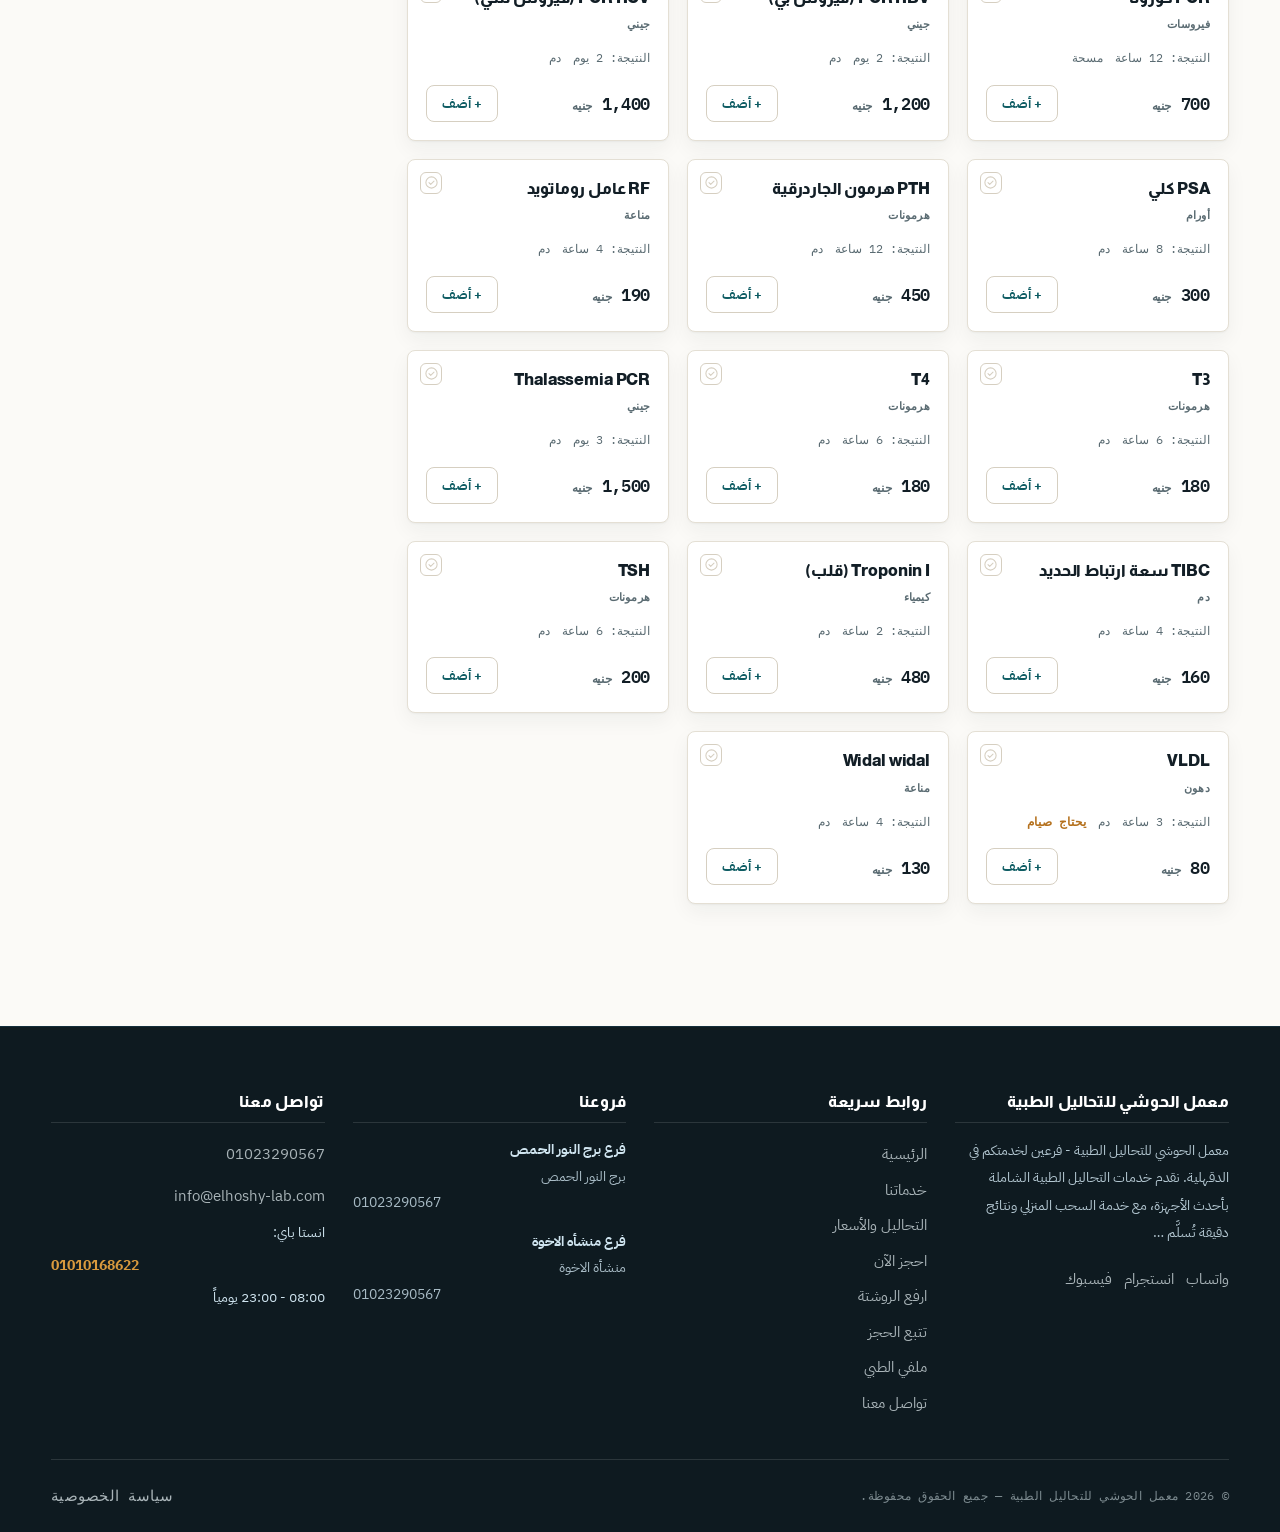
<file: tests.html>
<!DOCTYPE html>
<html lang="ar" dir="rtl">
<head>
<meta charset="utf-8">
<meta name="viewport" content="width=device-width,initial-scale=1">
<title>التحاليل والأسعار | معمل الحوشي للتحاليل الطبية</title>
<link rel="icon" href="data:image/svg+xml,<svg xmlns='http://www.w3.org/2000/svg' viewBox='0 0 100 100'><rect width='100' height='100' rx='22' fill='%230e7c86'/><text x='50' y='70' font-size='58' text-anchor='middle' fill='white' font-family='Arial'>حـ</text></svg>">
<link rel="stylesheet" href="assets/css/style.css?v=4">
  <link rel="preconnect" href="https://fonts.googleapis.com">
  <link rel="preconnect" href="https://fonts.gstatic.com" crossorigin>
  <link href="https://fonts.googleapis.com/css2?family=Almarai:wght@700;800&family=IBM+Plex+Mono:wght@500;600&family=IBM+Plex+Sans+Arabic:wght@400;500;600;700&display=swap" rel="stylesheet">
</head>
<body>
<section class="section" style="padding-top:calc(var(--header-h) + 46px);min-height:70vh"> <div class="container"> <div class="sec-head reveal"> <span class="eyebrow">كتالوج التحاليل</span> <h2 class="mt-2">كل التحاليل <span class="grad-text">وأسعارها</span> بوضوح</h2> <p>اختار التحاليل اللي محتاجها وسيب الباقي علينا — الأسعار واضحة ورسوم السحب المنزلي بتتحسب أوتوماتيك حسب منطقتك.</p> </div> <div class="split" style="grid-template-columns:1fr 330px;align-items:start;gap:26px"> <div> <div class="card reveal" style="padding:18px;margin-bottom:20px;position:sticky;top:calc(var(--header-h) + 8px);z-index:50"> <div class="row" style="gap:10px"> <input id="q" class="input" placeholder=" ابحث باسم التحليل أو التصنيف…" style="flex:1;min-width:180px"> <select id="sort" class="select" style="width:auto"> <option value="name">الاسم (أ-ي)</option> <option value="priceAsc">السعر: الأقل</option> <option value="priceDesc">السعر: الأعلى</option> <option value="fast">الأسرع نتيجة</option> </select> </div> <div class="chips mt-2" id="cats"></div> </div> <div id="list" class="test-grid"></div> <div class="empty hide" id="noRes"><span class="ic" data-icon="search" data-size="26"></span>مفيش نتائج مطابقة<br><a href="prescription.html" class="btn btn-primary btn-sm mt-2">ارفع الروشتة وهنحددها لك</a></div> </div> <aside class="summary reveal"> <h4> سلتك <span class="badge b-new" id="cartCount">0</span></h4> <div id="cartItems"></div> <div class="sum-total"><span>الإجمالي</span><span id="cartTotal" style="color:var(--teal)">0 ج</span></div> <p class="small mt-1">* رسوم السحب المنزلي بتُضاف في خطوة الحجز حسب منطقتك.</p> <a href="booking.html" class="btn btn-primary w-full mt-2">متابعة الحجز ←</a> <button class="btn btn-ghost w-full mt-1" id="clearCart">تفريغ السلة</button> <div class="divider"></div> <h4> باقات مخفضة</h4> <div id="pkgList" style="display:grid;gap:10px"></div> </aside> </div> </div>
</section> <script src="assets/js/core.js?v=4"></script>
<script src="assets/js/supabase-config.js?v=4"></script>
<script src="assets/js/sync.js?v=4"></script>
<script src="assets/js/shared.js?v=4"></script>
<script>
(function(){
LAB.load(); LAB.buildShell('tests.html');
var d = LAB.db(), cat = 'الكل', q = '';
var cats = ['الكل'];
d.tests.forEach(function(t){ if(cats.indexOf(t.category)<0) cats.push(t.category); });
function renderCats(){
var w = $('#cats'); w.innerHTML='';
cats.forEach(function(c){
w.appendChild(LAB.el('button',{class:'chip'+(c===cat?' active':''),html:LAB.escapeHtml(c)+(c==='الكل'?'':' ('+d.tests.filter(function(t){return t.category===c&&t.active;}).length+')'),
onclick:function(){ cat=c; renderCats(); render(); }}));
});
}
function render(){
var list = d.tests.filter(function(t){
if(!t.active) return false;
if(cat!=='الكل' && t.category!==cat) return false;
if(q && (t.name+t.category).toLowerCase().indexOf(q)<0) return false;
return true;
});
var s = $('#sort').value;
list.sort(function(a,b){
if(s==='priceAsc') return a.price-b.price;
if(s==='priceDesc') return b.price-a.price;
if(s==='fast') return a.hours-b.hours;
return a.name.localeCompare(b.name,'ar');
});
var w = $('#list'); w.innerHTML='';
list.forEach(function(t){ w.appendChild(Shared.testCard(t,{selectable:true})); });
$('#noRes').classList.toggle('hide', list.length>0);
}
function renderCart(){
var items = Cart.items(), w = $('#cartItems'); w.innerHTML='';
$('#cartCount').textContent = items.length;
if(!items.length) w.innerHTML = '<div class="empty" style="padding:24px 0"><span class="ic" data-icon="layers" data-size="26"></span>سلتك فاضية — اختار تحليل أو باقة</div>';
items.forEach(function(it){
w.appendChild(LAB.el('div',{class:'sum-line'},[
LAB.el('span',{html:(it.type==='pkg'?' ':'')+LAB.escapeHtml(it.name)}),
LAB.el('span',{},[
LAB.el('b',{html:LAB.money(it.price)+' ج'}),
LAB.el('button',{class:'x',style:'width:24px;height:24px;font-size:14px;margin-inline-start:8px',html:'×',
onclick:function(){ Cart.remove(it.name); if(it.type==='pkg'){Cart.get().pkg=null;Cart.set(Cart.get());} renderCart(); }})
])
]));
});
$('#cartTotal').textContent = LAB.money(Cart.subtotal())+' ج';
}
function renderPkg(){
var w=$('#pkgList'); w.innerHTML='';
d.packages.filter(function(p){return p.active;}).forEach(function(p){
var sum=0; p.tests.forEach(function(n){var t=d.tests.filter(function(x){return x.name===n;})[0]; if(t) sum+=t.price;});
w.appendChild(LAB.el('div',{class:'opt-card'+(Cart.get().pkg===p.id?' active':''),style:'padding:14px',
onclick:function(){ var c=Cart.get(); c.pkg = (c.pkg===p.id?null:p.id); Cart.set(c); renderPkg(); renderCart(); }},[
LAB.el('div',{class:'row-between'},[LAB.el('b',{style:'font-size:14px',html:LAB.escapeHtml(p.name)}),LAB.el('b',{style:'color:var(--teal)',html:LAB.money(p.price)+' ج'})]),
LAB.el('small',{html:p.tests.length+' تحاليل — وفّر '+LAB.money(Math.max(0,sum-p.price))+' ج'}),
LAB.el('button',{class:'btn btn-sm '+(Cart.get().pkg===p.id?'btn-success':'btn-outline'),style:'margin-top:8px',html:Cart.get().pkg===p.id?'<i data-icon="check"></i> مختارة':'اختيار'})
]));
});
}
$('#q').addEventListener('input',function(){ q=this.value.trim().toLowerCase(); render(); });
$('#sort').addEventListener('change',render);
$('#clearCart').onclick=function(){ Cart.clear(); renderCart(); renderPkg(); };
window.addEventListener('cartchange',function(){ renderCart(); });
renderCats(); render(); renderCart(); renderPkg();
LAB.initFX();
})();
</script>
</body>
</html>
</file>
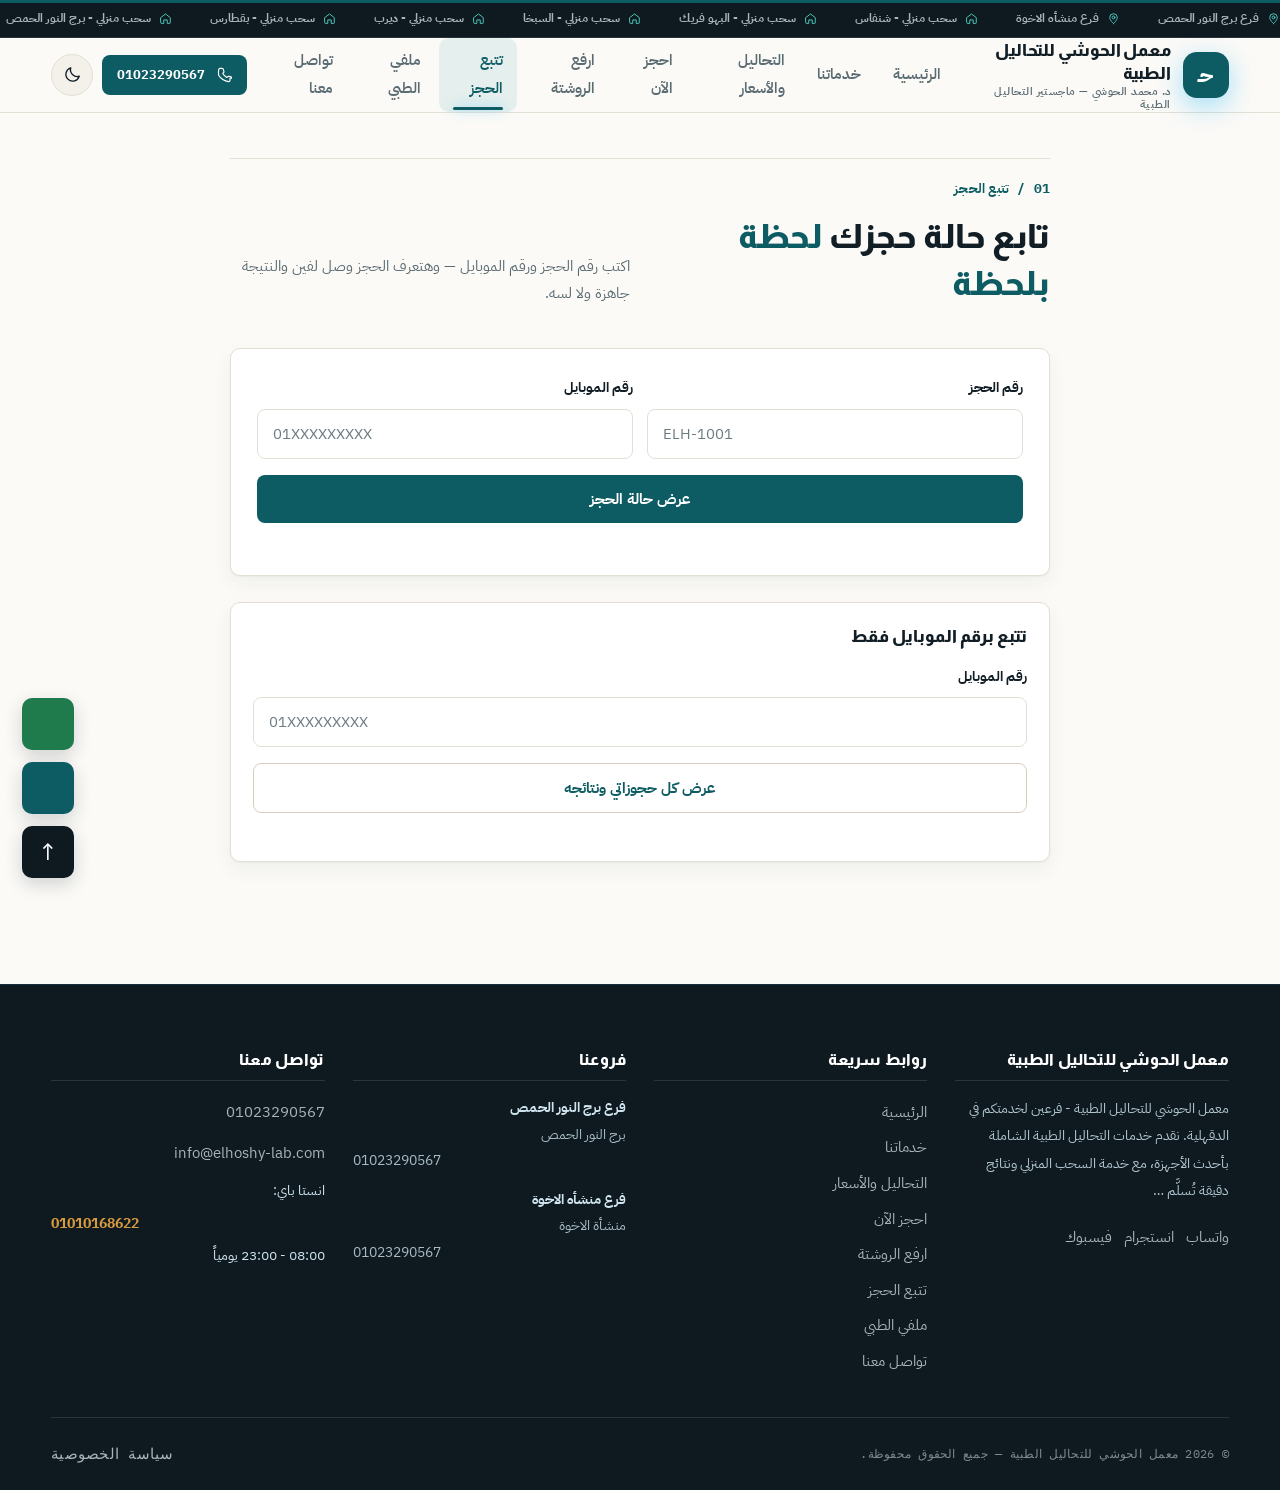
<file: track.html>
<!DOCTYPE html>
<html lang="ar" dir="rtl">
<head>
<meta charset="utf-8">
<meta name="viewport" content="width=device-width,initial-scale=1">
<title>تتبع الحجز | معمل الحوشي للتحاليل الطبية</title>
<link rel="icon" href="data:image/svg+xml,<svg xmlns='http://www.w3.org/2000/svg' viewBox='0 0 100 100'><rect width='100' height='100' rx='22' fill='%230e7c86'/><text x='50' y='70' font-size='58' text-anchor='middle' fill='white' font-family='Arial'>حـ</text></svg>">
<link rel="stylesheet" href="assets/css/style.css?v=4">
  <link rel="preconnect" href="https://fonts.googleapis.com">
  <link rel="preconnect" href="https://fonts.gstatic.com" crossorigin>
  <link href="https://fonts.googleapis.com/css2?family=Almarai:wght@700;800&family=IBM+Plex+Mono:wght@500;600&family=IBM+Plex+Sans+Arabic:wght@400;500;600;700&display=swap" rel="stylesheet">
</head>
<body>
<section class="section" style="padding-top:calc(var(--header-h) + 46px);min-height:80vh"> <div class="container" style="max-width:820px"> <div class="sec-head reveal"> <span class="eyebrow"> تتبع الحجز</span> <h2 class="mt-2">تابع حالة حجزك <span class="grad-text">لحظة بلحظة</span></h2> <p>اكتب رقم الحجز ورقم الموبايل — وهتعرف الحجز وصل لفين والنتيجة جاهزة ولا لسه.</p> </div> <div class="card reveal" style="padding:26px"> <div class="field-row"> <div class="field"><label>رقم الحجز</label><input id="tCode" class="input" placeholder="ELH-1001" dir="ltr"></div> <div class="field"><label>رقم الموبايل</label><input id="tPhone" class="input" inputmode="tel" placeholder="01XXXXXXXXX" dir="ltr"></div> </div> <button class="btn btn-primary w-full" id="tBtn">عرض حالة الحجز</button> <div id="tRes" class="mt-3"></div> </div> <div class="card reveal mt-3" style="padding:22px"> <h4> تتبع برقم الموبايل فقط</h4> <div class="field mt-2"><label>رقم الموبايل</label><input id="tAll" class="input" inputmode="tel" placeholder="01XXXXXXXXX" dir="ltr"></div> <button class="btn btn-outline w-full" id="tAllBtn">عرض كل حجوزاتي ونتائجه</button> <div id="tAllRes" class="mt-3"></div> </div> </div>
</section> <script src="assets/js/core.js?v=4"></script>
<script src="assets/js/supabase-config.js?v=4"></script>
<script src="assets/js/sync.js?v=4"></script>
<script src="assets/js/qr.js?v=4"></script>
<script src="assets/js/shared.js?v=4"></script>
<script>
(function(){
LAB.load(); LAB.buildShell('track.html');
var d = LAB.db();
var ST = {
pending:['في انتظار التأكيد','b-wait',1], confirmed:['مؤكد ','b-new',2],
sampled:['تم السحب ','b-prog',3], processing:['جاري التحليل ','b-prog',4],
ready:['النتيجة جاهزة ','b-done',5], done:['مكتمل ✔','b-done',5], cancelled:['ملغي ','b-cancel',0]
};
function timeline(st){
var steps=[['pending','تم الاستلام'],['confirmed','تم التأكيد'],['sampled','تم السحب'],['processing','جاري التحليل'],['ready','النتيجة جاهزة']];
var cur=(ST[st]||ST.pending)[2];
return '<div style="display:grid;gap:0">'+steps.map(function(s,i){
var on = i < cur;
return '<div style="display:flex;gap:12px;align-items:flex-start">'+
'<div style="display:grid;justify-items:center">'+
'<div style="width:26px;height:26px;border-radius:50%;background:'+(on?'var(--green)':'var(--line)')+';color:#fff;display:grid;place-items:center;font-size:13px;flex:none">'+(on?LAB.icon('check',15):(i+1))+'</div>'+
(i<steps.length-1?'<div style="width:2px;height:26px;background:'+(on?'var(--green)':'var(--line)')+'"></div>':'')+
'</div>'+
'<div style="padding-bottom:8px"><b style="font-size:14px;color:'+(on?'var(--text)':'var(--text-soft)')+'">'+s[1]+'</b></div></div>';
}).join('')+'</div>';
}
function card(b){
var st=ST[b.status]||ST.pending;
var br=d.branches.filter(function(x){return x.id===b.branchId;})[0];
var ar=d.areas.filter(function(x){return x.id===b.areaId;})[0];
return LAB.el('div',{class:'card',style:'padding:22px;margin-bottom:14px'},[
LAB.el('div',{class:'row-between'},[
LAB.el('div',{},[LAB.el('h4',{html:' '+b.code}),LAB.el('div',{class:'small',html:LAB.escapeHtml(b.patientName)+' — '+LAB.fmtDate(b.date)+' '+b.time})]),
LAB.el('span',{class:'badge '+st[1],html:st[0]})
]),
LAB.el('div',{class:'row',style:'gap:14px;align-items:center;margin-top:12px;flex-wrap:wrap'},[
LAB.el('div',{style:'background:#fff;padding:6px;border-radius:12px;border:1px solid var(--line);line-height:0',html:LAB.qr(LAB.trackURL(b.code),104)}),
LAB.el('div',{class:'small',html:' امسح الكود للوصول السريع للحجز من أي جهاز'})
]),
LAB.el('div',{class:'grid g2 mt-2',style:'gap:18px'},[
LAB.el('div',{},[
LAB.el('div',{class:'small',html:' '+(b.sampleType==='home'?('سحب منزلي — '+LAB.escapeHtml((ar&&ar.name)||'')):LAB.escapeHtml((br&&br.name)||''))}),
LAB.el('div',{class:'small',html:' '+b.tests.length+' تحليل'+(b.packageId?' + باقة':'')}),
LAB.el('div',{class:'small',html:' '+(b.paymentMethod==='cash'?'كاش عند الكشف':'انستا باي')+' — <span class="badge '+(b.paymentStatus==='paid'?'b-paid':'b-unpaid')+'">'+(b.paymentStatus==='paid'?'مدفوع':(b.paymentStatus==='review'?'قيد المراجعة':'غير مدفوع'))+'</span>'}),
LAB.el('div',{class:'small',html:' الإجمالي: <b>'+LAB.money(b.total)+' ج</b>'})
]),
LAB.el('div',{html:timeline(b.status)})
]),
(b.paymentMethod==='instapay'&&b.paymentStatus!=='paid'&&!b.receipt)?LAB.el('div',{class:'mt-2'},[
LAB.el('div',{class:'small mb-1',html:' لم ترفع إيصال التحويل — حوّل على <b dir="ltr">'+d.settings.instapay+'</b> ثم ارفع الإيصال:'}),
LAB.el('button',{class:'btn btn-sm btn-outline',html:' رفع الإيصال',onclick:function(){ uploadReceipt(b); }})
]):null,
(b.resultNote||(b.files&&b.files.length))?LAB.el('div',{class:'pay-box mt-2'},[
LAB.el('b',{html:' النتيجة'}),
b.resultNote?LAB.el('p',{class:'small mt-1',html:LAB.escapeHtml(b.resultNote)}):null,
(b.files&&b.files.length)?LAB.el('div',{class:'preview-grid'},b.files.map(function(f){
return LAB.el('div',{class:'thumb'},[LAB.el('img',{src:f.url,onclick:function(){window.open(f.url);}})]);
})):null,
LAB.el('div',{class:'row mt-2'},[
LAB.el('button',{class:'btn btn-sm btn-success',html:' طباعة / حفظ PDF',onclick:function(){ printResult(b); }}),
LAB.el('a',{href:'patient.html',class:'btn btn-sm btn-ghost',html:'ملفي الطبي'})
])
]):null,
(b.status==='pending'||b.status==='confirmed')?LAB.el('div',{class:'row mt-2'},[
LAB.el('button',{class:'btn btn-sm btn-danger',html:'إلغاء الحجز',onclick:function(){
LAB.confirm('إلغاء الحجز','متأكد إنك عايز تلغي الحجز '+b.code+'؟',function(){
b.status='cancelled'; LAB.save(); LAB.log('إلغاء حجز '+b.code); LAB.toast('تم','تم إلغاء الحجز','ok'); render();
},'نعم، ألغي');
}}),
LAB.el('a',{href:'https://wa.me/'+d.settings.whatsapp,target:'_blank',class:'btn btn-sm btn-ghost',html:' استفسار'})
]):null
]);
}
function uploadReceipt(b){
var inp=LAB.el('input',{type:'file',accept:'image/*'});
inp.onchange=function(){
var f=this.files[0]; if(!f) return;
LAB.fileToDataURL(f,1000,.72,function(u){ b.receipt=u; b.paymentStatus='review'; LAB.save(); LAB.notify('إيصال جديد',b.code,'pay','admin'); LAB.toast('تم','تم رفع الإيصال — جاري المراجعة','ok'); render(); });
};
inp.click();
}
window.printResult=function(b){
var w=window.open('','_blank','width=820,height=900');
var rows=b.tests.map(function(n){var t=d.tests.filter(function(x){return x.name===n;})[0];return '<tr><td>'+n+'</td><td>'+(t?t.price:'-')+' ج</td></tr>';}).join('');
w.document.write('<html dir="rtl"><head><meta charset="utf-8"><title>نتيجة '+b.code+'</title>'+
'<style>body{font-family:Tahoma;padding:30px}table{width:100%;border-collapse:collapse;margin:16px 0}td,th{border:1px solid #ccc;padding:8px}h1{color:#0e7c86}</style></head><body>'+
'<h1>'+d.settings.labName+'</h1><p>'+d.settings.ownerName+' — '+d.settings.ownerTitle+'</p><hr>'+
'<h2>تقرير حجز '+b.code+'</h2><p>المريض: '+b.patientName+' | التاريخ: '+LAB.fmtDate(b.date)+' '+b.time+'</p>'+
'<table><tr><th>التحليل</th><th>السعر</th></tr>'+rows+'</table>'+
'<p>رسوم السحب: '+b.homeFee+' ج | الخصم: '+b.discount+' ج | <b>الإجمالي: '+b.total+' ج</b></p>'+
(b.resultNote?'<h3>ملاحظات النتيجة</h3><p>'+b.resultNote+'</p>':'')+
'<hr><p style="font-size:12px;color:#666">هذا التقرير صادر إلكترونياً من نظام '+d.settings.labName+'</p>'+
'<script>window.onload=function(){setTimeout(function(){window.print()},400)}<\/script></body></html>');
w.document.close();
};
function render(){
var code=String($('#tCode').value||'').trim().toUpperCase();
var ph=LAB.validatePhone($('#tPhone').value);
var w=$('#tRes'); w.innerHTML='';
if(!code||!ph){ LAB.toast('مطلوب','اكتب رقم الحجز والموبايل','warn'); return; }
var b=d.bookings.filter(function(x){return x.code===code&&x.phone===ph;})[0];
if(!b){ w.innerHTML='<div class="empty"><span class="ic"></span>مفيش حجز بهذه البيانات — تأكد من رقم الحجز والموبايل</div>'; return; }
w.appendChild(card(b));
}
$('#tBtn').onclick=render;
$('#tAllBtn').onclick=function(){
var ph=LAB.validatePhone($('#tAll').value), w=$('#tAllRes'); w.innerHTML='';
if(!ph){ LAB.toast('خطأ','رقم غير صحيح','err'); return; }
var list=d.bookings.filter(function(b){return b.phone===ph;}).sort(function(a,b){return new Date(b.createdAt)-new Date(a.createdAt);});
if(!list.length){ w.innerHTML='<div class="empty"><span class="ic"></span>مفيش حجوزات مسجلة بهذا الرقم</div>'; return; }
list.slice(0,12).forEach(function(b){ w.appendChild(card(b)); });
};
LAB.initFX();
})();
</script>
</body>
</html>
</file>
<file: assets/css/style.css>
/* ===========================================================
   معمل الحوشي للتحاليل الطبية — Design System
   =========================================================== */
    :root{
  /* ===== نظام التصميم v3 — هوية تحريرية: ورق دافئ + تيل عميق + عنبر ===== */
  --navy:#0E1A20;
  --navy-2:#16272E;
  --teal:#0E5C63;          /* اللون الأساسي — لون واحد، مش تدرّج */
  --teal-2:#127780;
  --cyan:#0E5C63;
  --gold:#B4701C;          /* لون التمييز — بيستخدم بمقدار */
  --gold-2:#D99A3E;
  --green:#1F7A4C;
  --red:#B3261E;
  --purple:#5B4BB7;
  --ink:#121E26;
  --muted:#6B7A80;
  --line:#E4DFD4;          /* خط شعري */
  --line-2:#D6CFC1;
  --bg:#FBFAF7;            /* ورق دافئ */
  --bg-2:#F4F1EA;
  --card:#FFFFFF;
  --text:#121E26;
  --text-soft:#5A6B72;
  --surface-2:#0E1A20;
  --input-bg:#FFFFFF;
  --glass:#FBFAF7;
  --header-bg:#FBFAF7;
  --hero-bg:linear-gradient(180deg,#FFFFFF 0%,#FBFAF7 100%);
  --hero-glowA:rgba(14,92,99,.05);
  --hero-glowB:rgba(180,112,28,.05);
  --ticker-bg:#0E1A20;
  --footer-bg:#0E1A20;
  --sidebar-bg:#0E1A20;
  --eyebrow-bg:transparent;
  --eyebrow-line:rgba(14,92,99,.28);
  --th-bg:#F4F1EA;
  --frame-border:#FFFFFF;
  --shadow:0 1px 2px rgba(18,30,38,.05), 0 10px 24px rgba(18,30,38,.05);
  --shadow-lg:0 2px 4px rgba(18,30,38,.06), 0 26px 50px rgba(18,30,38,.10);
  --radius:10px;
  --radius-sm:8px;
  --grad:#0E5C63;                 /* مسطّح — لا تدرّجات لامعة */
  --grad-gold:#B4701C;
  --grad-dark:#0E1A20;
  --header-h:74px;
  --font:"IBM Plex Sans Arabic","Segoe UI",Tahoma,Arial,sans-serif;
  --font-display:"Almarai","IBM Plex Sans Arabic",Tahoma,Arial,sans-serif;
  --font-mono:"IBM Plex Mono","SFMono-Regular",Menlo,Consolas,monospace;
}
html[data-theme="dark"]{
  --navy:#E9E4DA;
  --navy-2:#B9C4C7;
  --teal:#4FD1C5;
  --teal-2:#6FE0D6;
  --cyan:#4FD1C5;
  --gold:#E8B04B;
  --gold-2:#F2C77A;
  --green:#4ADE80;
  --red:#F87171;
  --purple:#A78BFA;
  --ink:#E9E4DA;
  --muted:#8A979C;
  --line:#243238;
  --line-2:#2E3D44;
  --bg:#0C1418;
  --bg-2:#101C21;
  --card:#131F24;
  --text:#E9E4DA;
  --text-soft:#A9B4B8;
  --surface-2:#101C21;
  --input-bg:#0F1A1F;
  --glass:#0C1418;
  --header-bg:#0C1418;
  --hero-bg:linear-gradient(180deg,#101C21 0%,#0C1418 100%);
  --hero-glowA:rgba(79,209,197,.06);
  --hero-glowB:rgba(232,176,75,.04);
  --ticker-bg:#080F12;
  --footer-bg:#0C1418;
  --sidebar-bg:#0C1418;
  --eyebrow-bg:transparent;
  --eyebrow-line:rgba(79,209,197,.35);
  --th-bg:#101C21;
  --frame-border:#131F24;
  --shadow:0 1px 2px rgba(0,0,0,.40), 0 12px 28px rgba(0,0,0,.28);
  --shadow-lg:0 2px 6px rgba(0,0,0,.45), 0 28px 56px rgba(0,0,0,.40);
}
*{box-sizing:border-box;margin:0;padding:0}
html{scroll-behavior:smooth}
body{
  font-family:var(--font);
  background:var(--bg);
  color:var(--text);
  line-height:1.7;
  overflow-x:hidden;
  -webkit-font-smoothing:antialiased;
  transition:background .4s ease,color .4s ease;
}
img{max-width:100%;display:block}
a{text-decoration:none;color:inherit}
button,input,select,textarea{font-family:inherit;font-size:inherit;color:inherit}
button{cursor:pointer;border:none;background:none}
ul{list-style:none}
::-webkit-scrollbar{width:10px;height:10px}
::-webkit-scrollbar-track{background:transparent}
::-webkit-scrollbar-thumb{background:linear-gradient(180deg,var(--teal),var(--cyan));border-radius:20px}
::selection{background:var(--teal);color:#fff}

/* ---------- Icons ---------- */
.ic-svg{display:inline-block;vertical-align:-4px;flex:none}
.stars{display:inline-flex;gap:1px;align-items:center}
.stars .ic-svg{vertical-align:middle}
.ic svg,.ic-svg{stroke-linecap:round;stroke-linejoin:round}
.svc .ic,.kpi .ic,.opt-card .ic{display:grid!important;place-items:center}
.pill-ic{margin-inline-end:7px;display:inline-flex}
.stat-ic{display:grid;place-items:center;color:var(--teal);opacity:.9;margin-bottom:2px}
.stat-ic svg{stroke:var(--teal)}
.btn i,.btn svg{margin-inline-end:2px}
.fab svg{stroke:#fff}

/* ---------- Layout ---------- */
.container{width:min(1200px,92vw);margin-inline:auto}
.section{padding:82px 0;position:relative}
.section-sm{padding:52px 0}
.grid{display:grid;gap:22px}
.g2{grid-template-columns:repeat(2,1fr)}
.g3{grid-template-columns:repeat(3,1fr)}
.g4{grid-template-columns:repeat(4,1fr)}
.split{display:grid;grid-template-columns:1.05fr .95fr;gap:46px;align-items:center}
.row{display:flex;align-items:center;gap:12px;flex-wrap:wrap}
.row-between{display:flex;align-items:center;justify-content:space-between;gap:14px;flex-wrap:wrap}
.center{text-align:center}
.mt-1{margin-top:8px}.mt-2{margin-top:16px}.mt-3{margin-top:26px}.mt-4{margin-top:40px}
.mb-1{margin-bottom:8px}.mb-2{margin-bottom:16px}.mb-3{margin-bottom:26px}
.hide{display:none !important}
.w-full{width:100%}

/* ---------- Typography ---------- */
h1,h2,h3,h4,h5{line-height:1.3;font-weight:800;letter-spacing:-.2px}
h1{font-size:clamp(28px,4.2vw,52px)}
h2{font-size:clamp(24px,3vw,38px)}
h3{font-size:clamp(19px,2vw,25px)}
h4{font-size:18px}
.lead{font-size:clamp(15px,1.4vw,18px);color:var(--text-soft)}
.small{font-size:13px;color:var(--text-soft)}
.eyebrow{
  display:inline-flex;align-items:center;gap:8px;
  background:linear-gradient(135deg,rgba(14,124,134,.12),rgba(34,211,238,.12));
  color:var(--teal);border:1px solid rgba(14,124,134,.25);
  padding:7px 16px;border-radius:99px;font-weight:700;font-size:13px;
}
html[data-theme="dark"] .eyebrow{color:var(--cyan)}
.grad-text{
  background:var(--grad);-webkit-background-clip:text;background-clip:text;color:transparent;
}
.gold-text{background:var(--grad-gold);-webkit-background-clip:text;background-clip:text;color:transparent}
.sec-head{text-align:center;max-width:760px;margin:0 auto 46px}
.sec-head h2{margin-bottom:12px}
.sec-head p{color:var(--text-soft)}
.divider{height:1px;background:var(--line);margin:26px 0}

/* ---------- Buttons ---------- */
.btn{
  display:inline-flex;align-items:center;justify-content:center;gap:9px;
  padding:13px 24px;border-radius:99px;font-weight:800;font-size:15px;
  transition:.3s cubic-bezier(.2,.8,.2,1);white-space:nowrap;position:relative;overflow:hidden;
}
.btn-primary{background:var(--grad);color:#fff;box-shadow:0 10px 26px rgba(14,124,134,.35)}
.btn-primary:hover{transform:translateY(-3px);box-shadow:0 16px 36px rgba(14,124,134,.45)}
.btn-gold{background:var(--grad-gold);color:#3a2606;box-shadow:0 10px 26px rgba(242,169,59,.35)}
.btn-gold:hover{transform:translateY(-3px)}
.btn-dark{background:var(--grad-dark);color:#fff;box-shadow:0 10px 26px rgba(6,40,61,.3)}
.btn-dark:hover{transform:translateY(-3px)}
.btn-outline{border:2px solid var(--teal);color:var(--teal);background:transparent}
.btn-outline:hover{background:var(--teal);color:#fff;transform:translateY(-3px)}
.btn-ghost{border:1.5px solid var(--line);color:var(--text);background:var(--bg-2)}
.btn-ghost:hover{border-color:var(--teal);color:var(--teal);transform:translateY(-2px)}
.btn-danger{background:linear-gradient(135deg,#e11d48,#f43f5e);color:#fff}
.btn-success{background:linear-gradient(135deg,#16a34a,#22c55e);color:#fff}
.btn-sm{padding:8px 15px;font-size:13px;border-radius:99px}
.btn-lg{padding:16px 34px;font-size:17px}
.btn:disabled{opacity:.5;cursor:not-allowed;transform:none !important}
.btn-icon{width:42px;height:42px;padding:0;border-radius:50%}
.btn .ripple{position:absolute;border-radius:50%;transform:scale(0);background:rgba(255,255,255,.5);animation:ripple .6s linear;pointer-events:none}
@keyframes ripple{to{transform:scale(4);opacity:0}}

/* ---------- Effects ---------- */
.glass{background:rgba(255,255,255,.72);backdrop-filter:blur(16px);border:1px solid rgba(255,255,255,.6)}
.glass{background:var(--glass);border-color:var(--line)}
.card{background:var(--card);border:1px solid var(--line);border-radius:var(--radius);box-shadow:var(--shadow);transition:.35s cubic-bezier(.2,.8,.2,1)}
.card-hover:hover{transform:translateY(-8px) scale(1.012);box-shadow:var(--shadow-lg),0 0 0 1px rgba(56,189,248,.25),0 0 40px -12px rgba(56,189,248,.35);border-color:rgba(56,189,248,.35)}
.shine{position:relative;overflow:hidden}
.shine::after{
  content:"";position:absolute;inset:0;transform:translateX(-120%) skewX(-18deg);
  background:linear-gradient(90deg,transparent,rgba(255,255,255,.35),transparent);
  transition:.7s;
}
.shine:hover::after{transform:translateX(120%) skewX(-18deg)}
.blob{position:absolute;border-radius:50%;filter:blur(70px);opacity:.5;pointer-events:none;z-index:0}
.float{animation:float 6s ease-in-out infinite}
@keyframes float{0%,100%{transform:translateY(0)}50%{transform:translateY(-16px)}}
.pulse{animation:pulse 2.4s ease-in-out infinite}
@keyframes pulse{0%,100%{box-shadow:0 0 0 0 rgba(14,124,134,.5)}70%{box-shadow:0 0 0 16px rgba(14,124,134,0)}}
.reveal{opacity:0;transform:translateY(34px);transition:opacity .8s cubic-bezier(.2,.8,.2,1),transform .8s cubic-bezier(.2,.8,.2,1)}
.reveal.in{opacity:1;transform:none}
.reveal-left{opacity:0;transform:translateX(-40px)}
.reveal-right{opacity:0;transform:translateX(40px)}
.reveal-left.in,.reveal-right.in{opacity:1;transform:none}
.d1{transition-delay:.08s}.d2{transition-delay:.16s}.d3{transition-delay:.24s}
.d4{transition-delay:.32s}.d5{transition-delay:.4s}.d6{transition-delay:.48s}
@media (prefers-reduced-motion:reduce){
  *{animation-duration:.01ms !important;transition-duration:.01ms !important}
  .reveal,.reveal-left,.reveal-right{opacity:1;transform:none}
}

/* ---------- Scroll progress ---------- */
#progress{position:fixed;top:0;inset-inline:0;height:3px;z-index:2000;background:transparent;pointer-events:none}
#progress div{height:100%;width:0;background:var(--grad);box-shadow:0 0 14px rgba(56,189,248,.7);transition:width .12s linear}

/* ---------- Ticker ---------- */
.ticker{background:var(--ticker-bg);border-bottom:1px solid var(--line);overflow:hidden;position:fixed;top:0;inset-inline:0;z-index:1200;height:34px;display:flex;align-items:center}
.ticker-track{display:flex;gap:44px;white-space:nowrap;animation:ticker 38s linear infinite;font-size:12.5px;color:#9fc6dc;font-weight:700}
.ticker-track span{display:inline-flex;align-items:center;gap:8px}
.ticker-track svg{stroke:var(--teal)}
@keyframes ticker{from{transform:translateX(0)}to{transform:translateX(-50%)}}
body{padding-top:34px}
.site-header{top:34px}
.mobile-nav{top:calc(var(--header-h) + 34px)}

/* ---------- Header ---------- */
.site-header{
  position:fixed;inset-inline:0;top:0;z-index:1000;
  background:var(--header-bg);backdrop-filter:blur(22px) saturate(160%);
  border-bottom:1px solid var(--line);transition:.35s;
}
.site-header.scrolled{box-shadow:0 8px 30px rgba(6,40,61,.12);padding-block:2px}
.header-inner{height:var(--header-h);display:flex;align-items:center;justify-content:space-between;gap:16px}
.logo{display:flex;align-items:center;gap:12px;font-weight:900;font-size:17px;line-height:1.15}
.logo-mark{
  width:46px;height:46px;border-radius:14px;background:var(--grad);
  display:grid;place-items:center;color:#fff;font-weight:900;font-size:20px;
  box-shadow:0 8px 22px rgba(14,124,134,.4);flex:none;
}
.logo small{display:block;font-size:11px;font-weight:600;color:var(--text-soft);letter-spacing:.5px}
.nav{display:flex;align-items:center;gap:4px}
.nav a{padding:9px 14px;border-radius:10px;font-weight:700;font-size:14.5px;color:var(--text-soft);transition:.25s;position:relative}
.nav a:hover,.nav a.active{color:var(--teal);background:rgba(14,124,134,.09)}
.nav a.active::after{content:"";position:absolute;bottom:2px;inset-inline:14px;height:3px;border-radius:3px;background:var(--grad)}
.header-actions{display:flex;align-items:center;gap:9px}
.burger{display:none;width:44px;height:44px;border-radius:12px;border:1px solid var(--line);place-items:center;font-size:20px}
.mobile-nav{
  position:fixed;top:var(--header-h);inset-inline:0;background:var(--bg-2);z-index:999;
  border-bottom:1px solid var(--line);padding:18px 0;display:none;box-shadow:var(--shadow-lg);
  max-height:calc(100vh - var(--header-h));overflow:auto;
}
.mobile-nav.open{display:block;animation:slideDown .35s ease}
.mobile-nav a{display:block;padding:13px 18px;border-radius:12px;font-weight:700}
.mobile-nav a:hover{background:rgba(14,124,134,.09);color:var(--teal)}
@keyframes slideDown{from{opacity:0;transform:translateY(-14px)}to{opacity:1;transform:none}}

/* ---------- Hero ---------- */
.hero{
  position:relative;padding:calc(var(--header-h) + 62px) 0 96px;overflow:hidden;
  background:
    radial-gradient(1100px 560px at 88% -8%,var(--hero-glowA),transparent 62%),
    radial-gradient(900px 520px at 6% 10%,var(--hero-glowB),transparent 62%),
    var(--hero-bg);
}
.hero::before{
  content:"";position:absolute;inset:auto -10% -40% -10%;height:60%;z-index:0;
  background:radial-gradient(60% 60% at 50% 100%,rgba(20,184,196,.16),transparent 70%);
  animation:breathe 9s ease-in-out infinite;
}
@keyframes breathe{0%,100%{opacity:.5;transform:scale(1)}50%{opacity:.9;transform:scale(1.08)}}
html[data-theme="dark"] .hero{
  --hero-glowA:rgba(34,211,238,.16);
  --hero-glowB:rgba(14,124,134,.20);
}
.hero canvas#particles{position:absolute;inset:0;width:100%;height:100%;z-index:0;opacity:.85}
.hero .container{position:relative;z-index:2}
.hero h1 span{display:block}
.hero-badges{display:flex;gap:10px;flex-wrap:wrap;margin:22px 0}
.pill{
  display:inline-flex;align-items:center;gap:7px;background:var(--bg-2);border:1px solid var(--line);
  padding:8px 15px;border-radius:99px;font-size:13px;font-weight:700;box-shadow:var(--shadow);
}
.hero-cta{display:flex;gap:14px;flex-wrap:wrap;margin-top:30px}
.hero-art{position:relative;display:grid;place-items:center}
.doctor-frame{
  position:relative;width:min(420px,86%);border-radius:30px;overflow:hidden;
  box-shadow:0 30px 70px rgba(6,40,61,.28);border:6px solid var(--frame-border);background:var(--frame-border);
  animation:float 7s ease-in-out infinite;
}
.doctor-frame img{width:100%;height:auto;object-fit:cover;object-position:50% 8%;aspect-ratio:3/4;background:var(--bg-2);transform:scale(1.01);transition:transform .8s ease}
.doctor-frame:hover img{transform:scale(1.045)}
.doctor-frame::after{content:"";position:absolute;inset:0;z-index:4;border-radius:24px;
  box-shadow:inset 0 0 0 1px rgba(255,255,255,.14);pointer-events:none}
.doctor-frame::before{
  content:"";position:absolute;inset:0;z-index:2;
  background:linear-gradient(180deg,transparent 58%,rgba(6,40,61,.88) 82%,rgba(6,40,61,.96) 100%);
}
.doctor-caption{
  position:absolute;bottom:0;inset-inline:0;z-index:3;padding:20px;color:#fff;text-align:center;
}
.doctor-caption b{display:block;font-size:19px}
.doctor-caption span{font-size:12.5px;opacity:.9}
.ring{position:absolute;border-radius:50%;border:2px dashed rgba(14,124,134,.35);animation:spin 26s linear infinite}
@keyframes spin{to{transform:rotate(360deg)}}
.floating-card{
  position:absolute;background:var(--bg-2);border:1px solid var(--line);border-radius:16px;
  padding:12px 16px;box-shadow:var(--shadow-lg);display:flex;align-items:center;gap:11px;z-index:4;
  animation:float 5.5s ease-in-out infinite;
}
.floating-card .ic{width:38px;height:38px;border-radius:11px;display:grid;place-items:center;color:#fff;font-size:18px}
.floating-card b{display:block;font-size:15px;line-height:1.2}
.floating-card small{color:var(--text-soft);font-size:11.5px}
.fc-1{top:6%;inset-inline-start:-6%}
.fc-2{bottom:18%;inset-inline-end:-8%;animation-delay:1.6s}
.fc-3{bottom:2%;inset-inline-start:-2%;animation-delay:.8s}

/* ---------- Stats ---------- */
.stats{display:grid;grid-template-columns:repeat(4,1fr);gap:20px;margin-top:60px}
.stat{
  background:var(--card);border:1px solid var(--line);border-radius:var(--radius);
  padding:24px;text-align:center;box-shadow:var(--shadow);transition:.35s;position:relative;overflow:hidden;
}
.stat:hover{transform:translateY(-6px);border-color:rgba(14,124,134,.4)}
.stat .num{font-size:clamp(26px,3vw,38px);font-weight:900;background:var(--grad);-webkit-background-clip:text;background-clip:text;color:transparent}
.stat .lbl{color:var(--text-soft);font-weight:700;font-size:14px}
.stat::before{content:"";position:absolute;top:0;inset-inline:0;height:4px;background:var(--grad)}

/* ---------- Services / cards ---------- */
.svc{
  background:var(--card);border:1px solid var(--line);border-radius:var(--radius);padding:30px 26px;
  box-shadow:var(--shadow);transition:.4s cubic-bezier(.2,.8,.2,1);position:relative;overflow:hidden;
}
.svc::before{
  content:"";position:absolute;inset:auto -40% -60% auto;width:170px;height:170px;border-radius:50%;
  background:linear-gradient(135deg,rgba(14,124,134,.14),rgba(34,211,238,.06));transition:.5s;
}
.svc:hover{transform:translateY(-10px);box-shadow:var(--shadow-lg);border-color:rgba(14,124,134,.35)}
.svc:hover::before{transform:scale(1.5)}
.svc .ic{
  width:62px;height:62px;border-radius:18px;background:var(--grad);display:grid;place-items:center;
  color:#fff;font-size:27px;margin-bottom:18px;box-shadow:0 10px 24px rgba(14,124,134,.32);
}
.svc h4{margin-bottom:9px}
.svc p{color:var(--text-soft);font-size:14.5px}
.svc ul{margin-top:14px;display:grid;gap:7px}
.svc ul li{font-size:13.5px;color:var(--text-soft);display:flex;gap:8px;align-items:flex-start}
.svc ul li::before{content:"✓";color:var(--teal);font-weight:900}

/* ---------- Test cards ---------- */
.test-grid{display:grid;grid-template-columns:repeat(auto-fill,minmax(255px,1fr));gap:18px}
.test-card{
  background:var(--card);border:1px solid var(--line);border-radius:var(--radius-sm);padding:18px;
  display:flex;flex-direction:column;gap:8px;transition:.3s;cursor:pointer;position:relative;
}
.test-card:hover{transform:translateY(-5px);border-color:var(--teal);box-shadow:var(--shadow)}
.test-card.selected{border-color:var(--teal);background:linear-gradient(135deg,rgba(14,124,134,.08),rgba(34,211,238,.05))}
.test-card .top{display:flex;justify-content:space-between;align-items:flex-start;gap:10px}
.test-card h5{font-size:15.5px;font-weight:800}
.test-card .cat{font-size:11.5px;color:var(--teal);font-weight:700;background:rgba(14,124,134,.1);padding:3px 9px;border-radius:99px}
.test-card .price{font-weight:900;color:var(--navy);font-size:17px}
html[data-theme="dark"] .test-card .price{color:var(--cyan)}
.test-card .meta{display:flex;gap:12px;font-size:12px;color:var(--text-soft);flex-wrap:wrap}
.test-card .check{position:absolute;top:12px;inset-inline-end:12px;width:24px;height:24px;border-radius:50%;border:2px solid var(--line);display:grid;place-items:center;font-size:13px;color:#fff;transition:.25s}
.test-card.selected .check{background:var(--teal);border-color:var(--teal)}

/* ---------- Forms ---------- */
.field{display:grid;gap:7px;margin-bottom:16px}
.field label{font-weight:700;font-size:14px;display:flex;gap:6px;align-items:center}
.field label .req{color:var(--red)}
.input,.select,.textarea{
  width:100%;padding:13px 15px;border-radius:12px;border:1.6px solid var(--line);
  background:var(--bg-2);color:var(--text);transition:.25s;font-size:15px;
}
.input:focus,.select:focus,.textarea:focus{outline:none;border-color:var(--teal);box-shadow:0 0 0 4px rgba(14,124,134,.13)}
.textarea{min-height:110px;resize:vertical}
.input::placeholder,.textarea::placeholder{color:#94a3b8}
.hint{font-size:12px;color:var(--text-soft)}
.err{font-size:12.5px;color:var(--red);font-weight:700}
.field-row{display:grid;grid-template-columns:1fr 1fr;gap:14px}
.switch{display:flex;align-items:center;gap:10px;cursor:pointer}
.switch input{display:none}
.switch .track{width:46px;height:26px;border-radius:99px;background:var(--line);position:relative;transition:.3s;flex:none}
.switch .track::after{content:"";position:absolute;top:3px;inset-inline-start:3px;width:20px;height:20px;border-radius:50%;background:#fff;transition:.3s;box-shadow:0 2px 6px rgba(0,0,0,.2)}
.switch input:checked + .track{background:var(--teal)}
.switch input:checked + .track::after{transform:translateX(-20px)}
html[dir="ltr"] .switch input:checked + .track::after{transform:translateX(20px)}
.dropzone{
  border:2.2px dashed var(--line);border-radius:16px;padding:30px 20px;text-align:center;cursor:pointer;
  transition:.3s;background:var(--bg-2);
}
.dropzone:hover,.dropzone.over{border-color:var(--teal);background:rgba(14,124,134,.06)}
.dropzone .ic{font-size:34px;margin-bottom:8px;display:block}
.preview-grid{display:grid;grid-template-columns:repeat(auto-fill,minmax(120px,1fr));gap:12px;margin-top:14px}
.preview-grid .thumb{position:relative;border-radius:12px;overflow:hidden;border:1px solid var(--line);aspect-ratio:1;background:var(--bg)}
.preview-grid img{width:100%;height:100%;object-fit:cover}
.preview-grid .del{position:absolute;top:5px;inset-inline-end:5px;width:26px;height:26px;border-radius:50%;background:rgba(225,29,72,.92);color:#fff;display:grid;place-items:center;font-size:14px}
.file-chip{display:flex;align-items:center;gap:10px;padding:10px 12px;border:1px solid var(--line);border-radius:12px;background:var(--bg-2);margin-bottom:8px}

/* ---------- Wizard steps ---------- */
.stepper{display:flex;align-items:center;justify-content:space-between;gap:8px;margin-bottom:34px;position:relative;flex-wrap:wrap}
.stepper::before{content:"";position:absolute;top:24px;inset-inline:6%;height:3px;background:var(--line);z-index:0}
.step{position:relative;z-index:1;display:grid;justify-items:center;gap:7px;flex:1;min-width:96px;text-align:center}
.step .dot{
  width:48px;height:48px;border-radius:50%;background:var(--bg-2);border:3px solid var(--line);
  display:grid;place-items:center;font-weight:900;color:var(--text-soft);transition:.35s;font-size:16px;
}
.step.active .dot{background:var(--grad);color:#fff;border-color:transparent;box-shadow:0 8px 20px rgba(14,124,134,.4);transform:scale(1.08)}
.step.done .dot{background:var(--green);color:#fff;border-color:transparent}
.step .lbl{font-size:12.5px;font-weight:700;color:var(--text-soft)}
.step.active .lbl{color:var(--teal)}
.wizard-panel{display:none;animation:fadeUp .5s cubic-bezier(.2,.8,.2,1)}
.wizard-panel.active{display:block}
@keyframes fadeUp{from{opacity:0;transform:translateY(22px)}to{opacity:1;transform:none}}
.wizard-nav{display:flex;justify-content:space-between;gap:14px;margin-top:30px}

/* ---------- Option cards ---------- */
.opt-card{
  border:2px solid var(--line);border-radius:var(--radius);padding:20px;cursor:pointer;transition:.3s;
  background:var(--card);display:grid;gap:6px;position:relative;
}
.opt-card:hover{border-color:rgba(14,124,134,.5);transform:translateY(-3px)}
.opt-card.active{border-color:var(--teal);background:linear-gradient(135deg,rgba(14,124,134,.09),rgba(34,211,238,.04));box-shadow:0 12px 28px rgba(14,124,134,.16)}
.opt-card .ic{font-size:30px}
.opt-card b{font-size:16px}
.opt-card small{color:var(--text-soft);font-size:13px}
.opt-card .tick{position:absolute;top:12px;inset-inline-end:12px;width:24px;height:24px;border-radius:50%;background:var(--teal);color:#fff;display:none;place-items:center;font-size:13px}
.opt-card.active .tick{display:grid}

/* ---------- Summary / invoice ---------- */
.summary{background:var(--card);border:1px solid var(--line);border-radius:var(--radius);padding:22px;box-shadow:var(--shadow);position:sticky;top:calc(var(--header-h) + 16px)}
.summary h4{margin-bottom:14px;display:flex;justify-content:space-between;align-items:center}
.sum-line{display:flex;justify-content:space-between;gap:10px;padding:9px 0;border-bottom:1px dashed var(--line);font-size:14.5px}
.sum-line:last-of-type{border:none}
.sum-line b{font-weight:800}
.sum-total{display:flex;justify-content:space-between;align-items:center;margin-top:14px;padding-top:14px;border-top:2px solid var(--teal);font-size:20px;font-weight:900}
.pay-box{border:1.6px solid var(--line);border-radius:14px;padding:16px;margin-top:12px;transition:.3s}
.pay-box.active{border-color:var(--teal);background:rgba(14,124,134,.06)}
.ip-number{
  display:flex;align-items:center;justify-content:space-between;gap:12px;
  background:var(--grad);color:#fff;padding:16px 20px;border-radius:14px;margin-top:12px;font-weight:900;font-size:22px;
  direction:ltr;box-shadow:0 12px 28px rgba(14,124,134,.35);
}

/* ---------- Tables ---------- */
.table-wrap{overflow:auto;border-radius:var(--radius);border:1px solid var(--line);background:var(--card)}
table{width:100%;border-collapse:collapse;font-size:14px;min-width:640px}
thead th{background:rgba(14,124,134,.08);padding:14px 16px;text-align:right;font-weight:800;font-size:13px;color:var(--teal);white-space:nowrap;position:sticky;top:0}
tbody td{padding:13px 16px;border-top:1px solid var(--line);vertical-align:middle}
tbody tr{transition:.2s}
tbody tr:hover{background:rgba(14,124,134,.05)}
.tbl-actions{display:flex;gap:6px;flex-wrap:wrap}

/* ---------- Badges ---------- */
.badge{display:inline-flex;align-items:center;gap:5px;padding:5px 12px;border-radius:99px;font-size:12px;font-weight:800;white-space:nowrap}
.b-new{background:rgba(14,124,134,.14);color:var(--teal)}
.b-wait{background:rgba(242,169,59,.18);color:#b97b0d}
.b-prog{background:rgba(124,58,237,.14);color:var(--purple)}
.b-done{background:rgba(22,163,74,.15);color:var(--green)}
.b-cancel{background:rgba(225,29,72,.13);color:var(--red)}
.b-paid{background:rgba(22,163,74,.15);color:var(--green)}
.b-unpaid{background:rgba(225,29,72,.13);color:var(--red)}
.b-gray{background:rgba(100,116,139,.14);color:var(--muted)}

/* ---------- Toast / Modal ---------- */
#toasts{position:fixed;top:88px;inset-inline-end:20px;z-index:4000;display:grid;gap:10px;max-width:min(360px,90vw)}
.toast{
  background:var(--card);border-inline-start:5px solid var(--teal);border-radius:14px;padding:14px 18px;
  box-shadow:var(--shadow-lg);display:flex;gap:11px;align-items:flex-start;
  animation:toastIn .45s cubic-bezier(.2,.8,.2,1);border:1px solid var(--line);
}
.toast.out{animation:toastOut .35s forwards}
.toast .ic{font-size:20px}
.toast b{display:block;font-size:14.5px}
.toast p{font-size:13px;color:var(--text-soft)}
.toast.ok{border-inline-start-color:var(--green)}
.toast.err{border-inline-start-color:var(--red)}
.toast.warn{border-inline-start-color:var(--gold)}
@keyframes toastIn{from{opacity:0;transform:translateX(60px) scale(.9)}to{opacity:1;transform:none}}
@keyframes toastOut{to{opacity:0;transform:translateX(60px) scale(.9)}}
.modal-backdrop{
  position:fixed;inset:0;background:rgba(6,40,61,.55);backdrop-filter:blur(6px);z-index:3000;
  display:grid;place-items:center;padding:20px;animation:fade .3s;
}
@keyframes fade{from{opacity:0}to{opacity:1}}
.modal{
  background:var(--card);border-radius:22px;width:min(640px,100%);max-height:88vh;overflow:auto;
  box-shadow:var(--shadow-lg);animation:modalIn .45s cubic-bezier(.2,.8,.2,1);border:1px solid var(--line);
}
.modal.wide{width:min(980px,100%)}
.modal-head{padding:20px 24px;border-bottom:1px solid var(--line);display:flex;justify-content:space-between;align-items:center;position:sticky;top:0;background:var(--card);z-index:2}
.modal-body{padding:24px}
.modal-foot{padding:18px 24px;border-top:1px solid var(--line);display:flex;justify-content:flex-start;gap:10px;position:sticky;bottom:0;background:var(--card)}
.x{width:36px;height:36px;border-radius:50%;display:grid;place-items:center;font-size:19px;background:var(--bg);border:1px solid var(--line)}
.x:hover{background:var(--red);color:#fff;border-color:transparent}

/* ---------- Floating ---------- */
.fabs{position:fixed;bottom:22px;inset-inline-end:22px;z-index:1500;display:grid;gap:12px;justify-items:center}
.fab{
  width:56px;height:56px;border-radius:50%;display:grid;place-items:center;color:#fff;font-size:24px;
  box-shadow:0 12px 30px rgba(0,0,0,.25);transition:.3s;position:relative;
}
.fab:hover{transform:scale(1.1) rotate(-6deg)}
.fab-wa{background:linear-gradient(135deg,#25d366,#128c7e)}
.fab-call{background:var(--grad)}
.fab-top{background:var(--surface-2)}
.fab span{position:absolute;inset-inline-end:calc(100% + 10px);background:var(--surface-2);color:#fff;font-size:12.5px;font-weight:700;padding:6px 12px;border-radius:99px;white-space:nowrap;opacity:0;pointer-events:none;transition:.3s}
.fab:hover span{opacity:1}

/* ---------- Offers / Reviews ---------- */
.offer-slide{
  border-radius:24px;padding:44px;color:#fff;background:var(--grad-dark);position:relative;overflow:hidden;min-height:230px;
  display:flex;flex-direction:column;justify-content:center;box-shadow:var(--shadow-lg);
}
.offer-slide::after{content:"";position:absolute;width:320px;height:320px;border-radius:50%;background:rgba(255,255,255,.08);top:-120px;inset-inline-end:-90px}
.offer-slide h3{font-size:clamp(22px,3vw,34px);margin-bottom:10px}
.offer-slide .big{font-size:clamp(30px,4.6vw,54px);font-weight:900;color:var(--gold-2);line-height:1}
.review-card{background:var(--card);border:1px solid var(--line);border-radius:var(--radius);padding:26px;box-shadow:var(--shadow);height:100%}
.stars{color:var(--gold);letter-spacing:2px}
.review-card .who{display:flex;align-items:center;gap:12px;margin-top:18px}
.avatar{width:46px;height:46px;border-radius:50%;background:var(--grad);color:#fff;display:grid;place-items:center;font-weight:900;flex:none}

/* ---------- FAQ ---------- */
.acc{border:1px solid var(--line);border-radius:14px;background:var(--card);margin-bottom:12px;overflow:hidden;transition:.3s}
.acc:hover{border-color:rgba(14,124,134,.4)}
.acc-head{padding:17px 20px;display:flex;justify-content:space-between;align-items:center;gap:14px;cursor:pointer;font-weight:800;font-size:15.5px}
.acc-head .plus{width:28px;height:28px;border-radius:50%;background:rgba(14,124,134,.12);color:var(--teal);display:grid;place-items:center;flex:none;transition:.3s;font-weight:900}
.acc.open .acc-head .plus{transform:rotate(45deg);background:var(--teal);color:#fff}
.acc-body{max-height:0;overflow:hidden;transition:max-height .45s cubic-bezier(.2,.8,.2,1)}
.acc-body div{padding:0 20px 18px;color:var(--text-soft);font-size:14.5px}

/* ---------- Footer ---------- */
.site-footer{background:var(--grad-dark);color:#cfe4ef;padding-top:64px;margin-top:40px;position:relative;overflow:hidden}
.site-footer::before{content:"";position:absolute;width:520px;height:520px;border-radius:50%;background:rgba(34,211,238,.08);bottom:-260px;inset-inline-start:-160px}
.site-footer h5{color:#fff;margin-bottom:18px;font-size:17px}
.site-footer a{color:#cfe4ef;transition:.25s;display:inline-block;padding:4px 0;font-size:14.5px}
.site-footer a:hover{color:var(--cyan);transform:translateX(-4px)}
.footer-bottom{border-top:1px solid rgba(255,255,255,.12);margin-top:44px;padding:20px 0;text-align:center;font-size:13.5px;color:#9dc0d2}

/* ---------- Dashboard ---------- */
.dash{display:grid;grid-template-columns:264px 1fr;min-height:100vh;background:var(--bg)}
.sidebar{
  background:var(--grad-dark);color:#cfe4ef;padding:22px 16px;position:sticky;top:0;height:100vh;overflow:auto;
}
.sidebar .brand{display:flex;align-items:center;gap:11px;padding:10px 12px 22px;font-weight:900;color:#fff;font-size:16px}
.side-nav{display:grid;gap:4px}
.side-nav a{
  display:flex;align-items:center;gap:11px;padding:12px 14px;border-radius:12px;font-weight:700;font-size:14.5px;
  color:#cfe4ef;transition:.25s;position:relative;
}
.side-nav a:hover{background:rgba(255,255,255,.08);color:#fff;transform:translateX(-3px)}
.side-nav a.active{background:linear-gradient(135deg,rgba(34,211,238,.28),rgba(34,211,238,.1));color:#fff;box-shadow:inset 0 0 0 1px rgba(34,211,238,.35)}
.side-nav a .ic{width:22px;text-align:center;font-size:17px}
.side-nav a .cnt{margin-inline-start:auto;background:var(--gold);color:#3a2606;font-size:11px;font-weight:900;padding:2px 8px;border-radius:99px}
.side-sec{font-size:11px;letter-spacing:1.4px;color:#7fa6ba;font-weight:800;padding:16px 14px 6px}
.dash-main{padding:26px 30px 60px;min-width:0}
.dash-top{
  display:flex;justify-content:space-between;align-items:center;gap:16px;flex-wrap:wrap;margin-bottom:26px;
  background:var(--card);border:1px solid var(--line);border-radius:var(--radius);padding:16px 22px;box-shadow:var(--shadow);
}
.kpis{display:grid;grid-template-columns:repeat(auto-fit,minmax(215px,1fr));gap:18px;margin-bottom:24px}
.kpi{
  background:var(--card);border:1px solid var(--line);border-radius:var(--radius);padding:20px;box-shadow:var(--shadow);
  position:relative;overflow:hidden;transition:.35s;
}
.kpi:hover{transform:translateY(-5px);box-shadow:var(--shadow-lg)}
.kpi .ic{width:46px;height:46px;border-radius:14px;display:grid;place-items:center;color:#fff;font-size:21px;margin-bottom:12px}
.kpi .val{font-size:clamp(22px,2.4vw,30px);font-weight:900;line-height:1.2}
.kpi .lbl{color:var(--text-soft);font-size:13.5px;font-weight:700}
.kpi .delta{font-size:12.5px;font-weight:800;margin-top:6px;display:inline-flex;gap:5px;align-items:center}
.up{color:var(--green)}.down{color:var(--red)}
.kpi .spark{position:absolute;bottom:0;inset-inline-end:0;width:110px;height:56px;opacity:.25}
.chart-card{background:var(--card);border:1px solid var(--line);border-radius:var(--radius);padding:22px;box-shadow:var(--shadow)}
.chart-card h4{margin-bottom:4px}
.chart-box{position:relative;width:100%;height:290px}
.legend{display:flex;gap:16px;flex-wrap:wrap;margin-top:14px;font-size:13px}
.legend i{width:11px;height:11px;border-radius:3px;display:inline-block;margin-inline-end:6px}
.toolbar{display:flex;gap:10px;flex-wrap:wrap;align-items:center;margin-bottom:18px}
.toolbar .input,.toolbar .select{width:auto;min-width:160px;padding:10px 14px}
.chips{display:flex;gap:8px;flex-wrap:wrap}
.chip{padding:8px 15px;border-radius:99px;border:1.5px solid var(--line);font-size:13px;font-weight:700;background:var(--bg-2);transition:.25s;cursor:pointer}
.chip:hover{border-color:var(--teal);color:var(--teal)}
.chip.active{background:var(--teal);color:#fff;border-color:var(--teal)}
.empty{text-align:center;padding:56px 20px;color:var(--text-soft)}
.empty .ic{font-size:52px;margin-bottom:12px;display:block;opacity:.5}
.view{display:none;animation:fadeUp .45s cubic-bezier(.2,.8,.2,1)}
.view.active{display:block}
.tabs{display:flex;gap:6px;border-bottom:1px solid var(--line);margin-bottom:22px;overflow:auto}
.tab{padding:12px 18px;font-weight:800;font-size:14.5px;color:var(--text-soft);border-bottom:3px solid transparent;white-space:nowrap;transition:.25s}
.tab:hover{color:var(--teal)}
.tab.active{color:var(--teal);border-bottom-color:var(--teal)}

/* ---------- Login ---------- */
.login-wrap{min-height:100vh;display:grid;place-items:center;padding:100px 20px 60px;position:relative;overflow:hidden}
.login-card{width:min(440px,100%);background:var(--card);border:1px solid var(--line);border-radius:26px;padding:36px;box-shadow:var(--shadow-lg);position:relative;z-index:2}
.login-card .logo{justify-content:center;margin-bottom:22px}

/* ---------- Print ---------- */
@media print{
  .no-print,.site-header,.fabs,.site-footer,.mobile-nav,.dash-top,.side-nav{display:none !important}
  body{background:#fff}
  .card,.summary,.table-wrap{border-color:#999;box-shadow:none}
  .dash{display:block}
  #printArea{display:block !important}
}
@media(max-width:992px){
  .split{grid-template-columns:1fr;gap:34px}
  .g4{grid-template-columns:repeat(2,1fr)}
  .g3{grid-template-columns:repeat(2,1fr)}
  .stats{grid-template-columns:repeat(2,1fr)}
  .dash{grid-template-columns:1fr}
  .sidebar{position:fixed;inset-inline-start:-280px;top:0;width:264px;z-index:2000;transition:.4s;height:100vh}
  .sidebar.open{inset-inline-start:0}
  .dash-main{padding:18px 16px 60px}
  .floating-card{display:none}
}
@media(max-width:768px){
  .nav{display:none}.burger{display:grid}
  .g2,.g3,.g4{grid-template-columns:1fr}
  .stats{grid-template-columns:repeat(2,1fr)}
  .field-row{grid-template-columns:1fr}
  .section{padding:56px 0}
  .stepper{gap:0}
  .step{min-width:74px}
  .step .dot{width:40px;height:40px;font-size:14px}
  .step .lbl{font-size:10.5px}
  .stepper::before{top:20px}
  .hero{padding-top:calc(var(--header-h) + 32px)}
  .offer-slide{padding:30px 24px}
  .kpis{grid-template-columns:1fr 1fr}
  #toasts{inset-inline-end:10px;top:74px}
}
@media(max-width:480px){
  .kpis{grid-template-columns:1fr}
  .btn{padding:11px 18px;font-size:14px}
  .doctor-frame{width:100%}
}


/* ===========================================================
   تحسينات إضافية — إصدار الداكن الديناميكي
   =========================================================== */
.svc:hover .ic,.kpi:hover .ic{transform:translateY(-3px) scale(1.06);box-shadow:0 14px 30px rgba(56,189,248,.28)}
.svc .ic,.kpi .ic{transition:.4s cubic-bezier(.2,.8,.2,1)}
.svc::after{content:"";position:absolute;inset:0;border-radius:var(--radius);pointer-events:none;
  background:linear-gradient(120deg,transparent 30%,rgba(255,255,255,.05) 48%,transparent 66%);
  transform:translateX(-100%);transition:.9s}
.svc:hover::after{transform:translateX(100%)}
.stat:hover{box-shadow:var(--shadow-lg),0 0 34px -14px rgba(56,189,248,.5)}
.pill{background:var(--glass);border-color:var(--line);color:var(--text);backdrop-filter:blur(10px)}
.pill svg{stroke:var(--teal)}
.nav a{position:relative}
.nav a.active::after{background:var(--grad);box-shadow:0 0 12px rgba(56,189,248,.6)}
.logo-mark{box-shadow:0 8px 26px rgba(56,189,248,.45)}
.btn-primary:hover{box-shadow:0 16px 40px rgba(56,189,248,.35)}
.floating-card{background:var(--glass);backdrop-filter:blur(14px);border-color:var(--line);box-shadow:var(--shadow)}
.doctor-frame{box-shadow:0 30px 80px rgba(6,40,61,.35),0 0 60px -20px rgba(56,189,248,.30)}
.eyebrow{background:var(--eyebrow-bg);border-color:var(--eyebrow-line);color:var(--cyan)}
.eyebrow svg{stroke:var(--cyan)}
.section::before{content:"";position:absolute;inset-inline:0;top:0;height:1px;
  background:linear-gradient(90deg,transparent,rgba(56,189,248,.35),transparent)}
.acc-head:hover .plus{background:var(--teal);color:#04202b}
.chip:hover{border-color:var(--teal);color:var(--cyan);box-shadow:0 6px 18px rgba(20,184,196,.18)}
.test-card:hover{box-shadow:0 14px 34px rgba(0,0,0,.45),0 0 0 1px rgba(56,189,248,.25)}
.table-wrap{box-shadow:var(--shadow)}
thead th{background:var(--th-bg);color:var(--cyan)}
.sidebar{background:var(--sidebar-bg);border-inline-end:1px solid rgba(56,189,248,.12)}
.side-nav a.active{background:linear-gradient(135deg,rgba(56,189,248,.24),rgba(56,189,248,.08));box-shadow:inset 0 0 0 1px rgba(56,189,248,.3)}
.kpi:hover{border-color:rgba(56,189,248,.3)}
.offer-slide{box-shadow:var(--shadow-lg),0 0 60px -22px rgba(56,189,248,.45)}
.site-footer{background:var(--footer-bg);border-top:1px solid rgba(56,189,248,.12)}
.footer-bottom{border-top-color:rgba(56,189,248,.12)}
input,select,textarea{background:var(--input-bg);border-color:var(--line);color:var(--text)}
input:focus,select:focus,textarea:focus{box-shadow:0 0 0 4px rgba(56,189,248,.14)}
.input::placeholder,.textarea::placeholder{color:var(--muted)}
.dropzone{background:var(--input-bg);border-color:var(--line)}
.dropzone:hover,.dropzone.over{background:rgba(20,184,196,.09);border-color:var(--teal)}
::-webkit-scrollbar-thumb{background:linear-gradient(180deg,#0e7490,#38bdf8)}
.step.done .dot{background:var(--teal-2)}
.badge{backdrop-filter:blur(6px)}
@media(max-width:768px){
  .ticker{font-size:11.5px}
  .ticker-track{gap:26px}
}


/* ================= شارة المزامنة السحابية ================= */
.cloud-badge{position:fixed;bottom:16px;inset-inline-start:16px;z-index:1500;display:none;align-items:center;gap:7px;
  background:var(--glass);border:1px solid var(--line);border-radius:999px;padding:7px 13px;
  font-size:12px;font-weight:800;color:var(--text-soft);backdrop-filter:blur(10px);box-shadow:var(--shadow)}
.cloud-badge .dot{width:8px;height:8px;border-radius:50%;box-shadow:0 0 10px currentColor;animation:cpulse 2s infinite}
@keyframes cpulse{0%,100%{opacity:1}50%{opacity:.35}}
@media(max-width:768px){.cloud-badge{bottom:88px;font-size:11px;padding:6px 10px}}
@media print{.cloud-badge{display:none!important}}


/* ================= الوضع النهاري / الليلي ================= */
.theme-btn{width:42px;height:42px;border-radius:50%;display:grid;place-items:center;
  border:1.5px solid var(--line);background:var(--bg-2);color:var(--text);
  transition:.3s;flex:none}
.theme-btn:hover{border-color:var(--teal);color:var(--teal);transform:rotate(-18deg) scale(1.06)}
.theme-btn svg{transition:.3s}
html:not([data-theme="dark"]) .ic-sun{display:none}
html[data-theme="dark"] .ic-moon{display:none}

/* إضافات للوضع النهاري */
html:not([data-theme="dark"]) .site-header.scrolled{box-shadow:0 8px 30px rgba(6,40,61,.10)}
html:not([data-theme="dark"]) .svc::after{background:linear-gradient(120deg,transparent 30%,rgba(14,116,144,.06) 48%,transparent 66%)}
html:not([data-theme="dark"]) .section::before{background:linear-gradient(90deg,transparent,rgba(14,116,144,.28),transparent)}
html:not([data-theme="dark"]) .doctor-frame::before{background:linear-gradient(180deg,transparent 60%,rgba(6,40,61,.86) 100%)}
html:not([data-theme="dark"]) .blob{opacity:.5;filter:blur(70px)}
html:not([data-theme="dark"]) .hero canvas#particles{opacity:.5}

/* ================= مسافات تحت شريط الإعلانات ================= */
body{padding-top:38px}
.site-header{top:38px}
.mobile-nav{top:calc(var(--header-h) + 38px)}
.ticker{height:38px}
.ticker-track{font-size:13px;gap:38px}
.hero{padding-top:calc(var(--header-h) + 74px)!important}
.page-head,.page-hero,.dash-top{padding-top:calc(var(--header-h) + 40px)!important}
@media(max-width:1200px){ .ticker-track{gap:30px} }
@media(max-width:992px){
  body{padding-top:36px}
  .site-header{top:36px}
  .ticker{height:36px}
  .ticker-track{font-size:12.5px}
  .hero{padding-top:calc(var(--header-h) + 56px)!important}
}
@media(max-width:768px){
  body{padding-top:34px}
  .site-header{top:34px}
  .ticker{height:34px}
  .ticker-track{font-size:11.5px;gap:24px}
  .hero{padding-top:calc(var(--header-h) + 34px)!important}
  .hero-art{margin-top:26px}
  .doctor-frame{width:min(330px,84%)}
}
@media(max-width:480px){
  .ticker-track{font-size:11px;gap:18px}
  .hero-badges .pill{font-size:12px;padding:7px 12px}
}
/* احترام تقليل الحركة (توفير بطارية + أداء أفضل على الموبايل) */
@media (prefers-reduced-motion: reduce){
  *,*::before,*::after{animation-duration:.001ms!important;animation-iteration-count:1!important;transition-duration:.01ms!important}
  .hero canvas#particles{display:none}
  .ticker-track{animation:none}
}

/* أرقام أصغر جوه شريط الإعلانات */
.ticker-track .mini{font-size:11.5px;opacity:.92;letter-spacing:.2px}
.ticker-track .mini span{direction:ltr;unicode-bidi:isolate}

/* ================= تحسينات الوضع النهاري (جماليات) ================= */
html:not([data-theme="dark"]) body{
  background:
    radial-gradient(1200px 540px at 90% -10%, rgba(18,181,194,.10), transparent 60%),
    radial-gradient(900px 460px at 4% 2%, rgba(13,127,156,.08), transparent 62%),
    var(--bg);
  background-attachment:fixed;
}
html:not([data-theme="dark"]) .site-header{backdrop-filter:blur(14px);-webkit-backdrop-filter:blur(14px)}
html:not([data-theme="dark"]) .card,
html:not([data-theme="dark"]) .test-card,
html:not([data-theme="dark"]) .review-card{border-color:var(--line)}
html:not([data-theme="dark"]) .btn-primary{box-shadow:0 10px 24px rgba(13,127,156,.26)}
html:not([data-theme="dark"]) .btn-primary:hover{box-shadow:0 16px 32px rgba(13,127,156,.34)}
html:not([data-theme="dark"]) .btn-gold{box-shadow:0 10px 24px rgba(245,158,11,.28)}
html:not([data-theme="dark"]) .summary,
html:not([data-theme="dark"]) .chart-card{background:linear-gradient(180deg,#ffffff 0%,#fbfdff 100%)}
html:not([data-theme="dark"]) .eyebrow{letter-spacing:.2px}
html:not([data-theme="dark"]) h1,
html:not([data-theme="dark"]) h2,
html:not([data-theme="dark"]) h3{letter-spacing:-.2px}
html:not([data-theme="dark"]) .stat,
html:not([data-theme="dark"]) .kpi{background:linear-gradient(135deg,#ffffff 0%,#f4fafe 100%)}
html:not([data-theme="dark"]) input:focus,
html:not([data-theme="dark"]) select:focus,
html:not([data-theme="dark"]) textarea:focus{box-shadow:0 0 0 4px rgba(13,127,156,.12)}

/* ================= بوابات الدخول (أدمن / أطباء) ================= */
.portal-card{display:flex;gap:18px;align-items:flex-start;background:var(--card);border:1px solid var(--line);
  border-radius:var(--radius);padding:26px;text-decoration:none;color:inherit;
  transition:.35s cubic-bezier(.2,.8,.2,1);box-shadow:var(--shadow)}
.portal-card:hover{transform:translateY(-5px);box-shadow:var(--shadow-lg);border-color:var(--teal)}
.portal-card .portal-ic{width:64px;height:64px;min-width:64px;border-radius:18px;display:grid;place-items:center;
  background:var(--grad);color:#fff;box-shadow:0 10px 24px rgba(13,127,156,.28)}
.portal-card[data-portal="doctor"] .portal-ic{background:linear-gradient(135deg,#4f46e5 0%,#7c3aed 100%);box-shadow:0 10px 24px rgba(124,58,237,.28)}
.portal-card h3{margin-bottom:6px}
.portal-card p{line-height:1.9}
.portal-card .portal-btn{display:inline-flex;align-items:center;gap:7px;margin-top:12px;font-weight:800;color:var(--teal)}
.portal-card[data-portal="doctor"] .portal-btn{color:var(--purple)}
.portal-card .portal-btn svg{transform:scaleX(-1)}
.portal-card:hover .portal-btn svg{transform:scaleX(-1) translateX(-4px)}
html:not([data-theme="dark"]) .portal-card{background:linear-gradient(180deg,#ffffff 0%,#fbfdff 100%)}
@media(max-width:620px){.portal-card{flex-direction:column;gap:14px}}

/* ============================================================
   تصميم v3 — هوية تحريرية (مصنوعة بإيد، مش قوالب جاهزة)
   ------------------------------------------------------------
   · ورق دافئ + تيل عميق + لمسة عنبر — لون أساسي واحد، بلا تدرّجات لامعة
   · خطوط شعرية (hairlines) بدل الظلال الملونة
   · نظام طباعي: عنوان بخط Almarai، نص بخط IBM Plex Sans Arabic،
     أرقام وأكواد بخط IBM Plex Mono (أرقام جدولية)
   · ترقيم تحريري للأقسام (01 / 02 / 03…)
   ============================================================ */

/* ---------- طباعة ---------- */
body{counter-reset:sec;line-height:1.9}
h1,h2,h3,h4,h5,.logo span,.brand span{font-family:var(--font-display);font-weight:800;letter-spacing:-.01em;line-height:1.4}
h1{font-size:clamp(30px,4.1vw,50px)}
h2{font-size:clamp(23px,2.8vw,34px)}
h3{font-size:clamp(18px,2vw,23px)}
h4{font-size:16.5px;letter-spacing:0}
p{line-height:1.95}
b,strong{font-weight:700}
.val,.money,.ip-number,.okCode,.sum-total span,.kpi .val,code,pre{font-family:var(--font-mono);font-variant-numeric:tabular-nums;letter-spacing:-.02em}
table td,table th{font-variant-numeric:tabular-nums}

/* ---------- عناوين الأقسام: خط شعري فوق + رقم تسلسلي ---------- */
.sec-head{text-align:start;max-width:none;margin:0 auto 38px;border-top:1px solid var(--line);padding-top:18px;counter-increment:sec}
.sec-head .eyebrow::before{content:counter(sec,decimal-leading-zero)" / ";font-family:var(--font-mono);font-weight:700;color:var(--teal)}
.sec-head h2{margin-bottom:10px}
.sec-head p{max-width:64ch}
.center .sec-head,.sec-head.center{text-align:center;border-top:0;padding-top:0}
.center .sec-head p,.sec-head.center p{margin-inline:auto}
.eyebrow{background:transparent!important;border:0!important;padding:0!important;color:var(--teal)!important;font-weight:800!important;font-size:12.5px;letter-spacing:.01em}
.section::before{background:var(--line)!important;opacity:1!important}

/* ---------- الهيدر: سطح مصمت + خط شعري (بدون زجاج) ---------- */
.site-header{background:var(--header-bg)!important;backdrop-filter:none!important;-webkit-backdrop-filter:none!important;border-bottom:1px solid var(--line);box-shadow:none!important}
.site-header.scrolled{border-bottom-color:var(--line-2);box-shadow:0 6px 18px rgba(18,30,38,.05)!important;padding-block:4px}
.nav a{font-weight:600;font-size:14.5px;position:relative}
.nav a::after{content:"";position:absolute;bottom:-2px;inset-inline:0;height:2px;background:var(--teal);transform:scaleX(0);transition:transform .25s ease;transform-origin:center}
.nav a:hover::after,.nav a.active::after{transform:scaleX(1)}

/* ---------- البطل: شبكة نقطية هادية بدل البلوبات والتوهج ---------- */
.blob{display:none!important}
.hero{background:var(--hero-bg)!important;overflow:hidden}
.hero::before{content:"";position:absolute;inset:0;pointer-events:none;
  background-image:radial-gradient(circle at 1px 1px,rgba(14,92,99,.14) 1px,transparent 0);
  background-size:28px 28px;-webkit-mask-image:linear-gradient(180deg,#000 0%,transparent 72%);mask-image:linear-gradient(180deg,#000 0%,transparent 72%);opacity:.55;z-index:0}
.hero .container{position:relative;z-index:1}
.hero canvas#particles{opacity:.10!important}
html[data-theme="dark"] .hero::before{background-image:radial-gradient(circle at 1px 1px,rgba(79,209,197,.16) 1px,transparent 0)}
.svc::after{display:none!important}

/* ---------- كروت: خط شعري + زوايا محسوبة ---------- */
.card,.test-card,.review-card,.chart-card,.kpi,.portal-card,.opt-card{border-radius:var(--radius)}
html:not([data-theme="dark"]) .card,
html:not([data-theme="dark"]) .test-card,
html:not([data-theme="dark"]) .review-card,
html:not([data-theme="dark"]) .chart-card,
html:not([data-theme="dark"]) .summary,
html:not([data-theme="dark"]) .stat,
html:not([data-theme="dark"]) .kpi,
html:not([data-theme="dark"]) .portal-card{background:var(--card)!important}
.card:hover{border-color:var(--line-2);transform:translateY(-2px)}
.review-card{border-top:2px solid var(--teal)}
html:not([data-theme="dark"]) body{background:var(--bg)!important;background-image:none!important;background-attachment:scroll!important}
html:not([data-theme="dark"]) .btn-primary{box-shadow:none!important}
html:not([data-theme="dark"]) .btn-primary:hover{box-shadow:0 6px 16px rgba(14,92,99,.16)!important}
html:not([data-theme="dark"]) .btn-gold{box-shadow:none!important}

/* ---------- أزرار: مسطّحة بزوايا صغيرة ---------- */
.btn{border-radius:8px;font-weight:700;transition:background .2s ease,border-color .2s ease,transform .2s ease,color .2s ease}
.btn-primary{background:var(--teal)!important;color:#fff!important;box-shadow:none!important}
.btn-primary:hover{background:var(--teal-2)!important;transform:translateY(-1px)}
.btn-gold{background:var(--gold)!important;color:#fff!important;box-shadow:none!important}
.btn-gold:hover{background:var(--gold-2)!important;transform:translateY(-1px)}
.btn-outline{border:1.5px solid var(--line-2);background:transparent}
.btn-outline:hover{border-color:var(--teal);color:var(--teal)}
.btn-ghost{border:1px solid var(--line);background:transparent}
.btn-ghost:hover{border-color:var(--line-2);color:var(--teal)}
.btn-danger{background:var(--red)!important;box-shadow:none!important}
.btn-success{background:var(--green)!important;box-shadow:none!important}

/* ---------- نص متدرّج → لون ثابت ---------- */
.grad-text{background:none!important;-webkit-text-fill-color:currentColor!important;color:var(--teal)!important}
.gold-text{background:none!important;-webkit-text-fill-color:currentColor!important;color:var(--gold)!important}

/* ---------- شارات: مسطّحة بحدود ملوّنة ---------- */
.badge{border-radius:6px;font-weight:700;font-size:12px;padding:4px 10px;border:1px solid transparent}
.badge[class*="b-"]{background:transparent!important;border-color:currentColor}
.b-new{color:var(--teal)!important}
.b-wait{color:var(--gold)!important}
.b-prog{color:var(--purple)!important}
.b-done{color:var(--green)!important}
.b-paid{color:var(--green)!important}
.b-unpaid{color:var(--gold)!important}
.b-cancel{color:var(--red)!important}
.b-gray{color:var(--muted)!important;border-color:var(--line)!important}

/* ---------- جداول: خطوط شعرية + رأس ثابت ---------- */
.table-wrap{border-radius:var(--radius);overflow:hidden;border:1px solid var(--line)}
table{border-collapse:separate;border-spacing:0;width:100%}
thead th{background:var(--th-bg);font-size:12.5px;font-weight:800;color:var(--text-soft);padding:11px 14px;border-bottom:1px solid var(--line-2);white-space:nowrap}
tbody td{padding:11px 14px;border-bottom:1px solid var(--line)}
tbody tr:last-child td{border-bottom:0}
tbody tr:hover{background:var(--bg-2)}

/* ---------- مؤشرات KPI: أيقونة مربّحة مسطّحة + رقم جدولي ---------- */
.kpi{border:1px solid var(--line)}
.kpi .ic{width:42px;height:42px;border-radius:9px!important;background:var(--th-bg)!important;color:var(--teal)!important;box-shadow:none!important}
.kpi .ic svg{stroke:currentColor}
.kpi .val{font-size:24px;font-weight:800;letter-spacing:-.02em}
.kpi .lbl{font-size:12.5px;color:var(--text-soft)}

/* ---------- القائمة الجانبية للوحة: شريط داكن ثابت ---------- */
.sidebar{background:var(--sidebar-bg)!important;background-image:none!important;border-inline-end:1px solid rgba(255,255,255,.08)}
.side-nav a{border-radius:8px;padding:9px 12px;font-size:14.5px;font-weight:600;color:#A9B4B8;border-inline-start:2px solid transparent;transition:.2s}
.side-nav a:hover{background:rgba(255,255,255,.06);color:#E9E4DA}
.side-nav a.active{background:rgba(79,209,197,.12);color:#4FD1C5;border-inline-start-color:#4FD1C5}
.side-sec{font-size:11px;letter-spacing:.08em;color:#7C8A8F;font-weight:800;text-transform:none}
.sidebar .brand{color:#E9E4DA;border-bottom:1px solid rgba(255,255,255,.08)}

/* ---------- الفوتر والشريط المتحرك: أسطح مصمتة ---------- */
.site-footer{background:var(--footer-bg)!important;background-image:none!important}
.site-footer::before{display:none!important}
.site-footer h5{font-family:var(--font-display);font-size:15.5px;letter-spacing:.01em;color:#fff;border-bottom:1px solid rgba(255,255,255,.12);padding-bottom:9px;margin-bottom:14px}
.site-footer a{color:#A9B4B8}
.site-footer a:hover{color:#4FD1C5;transform:none}
.ticker{background:var(--ticker-bg)!important;border-bottom:1px solid rgba(255,255,255,.10)}
.ticker-track{color:#A9B4B8;font-size:12px}
.ticker-track svg{stroke:#4FD1C5}

/* ---------- حقول الإدخال ---------- */
.input,.select,.textarea{border-radius:8px;border:1px solid var(--line);background:var(--input-bg)}
.input:focus,.select:focus,.textarea:focus{border-color:var(--teal);box-shadow:0 0 0 3px rgba(14,92,99,.10);outline:none}

/* ---------- شريط التقدم ---------- */
#progress,.progress{background:var(--teal)!important;box-shadow:none!important}

/* ---------- تباين الأزرار في الوضع الليلي (نص غامق على تيل فاتح) ---------- */
html[data-theme="dark"] .btn-primary{color:#04252B!important}
html[data-theme="dark"] .btn-gold{color:#2A1A02!important}
html[data-theme="dark"] .btn-success{color:#04251A!important}
html[data-theme="dark"] .btn-danger{color:#2A0705!important}
html[data-theme="dark"] .btn-primary:hover{background:#6FE0D6!important}

/* ---------- شاشات الدخول: شبكة هادية + كرت بخط شعري ---------- */
.login-wrap{background:var(--bg)!important}
.login-wrap::before{content:"";position:absolute;inset:0;pointer-events:none;
  background-image:radial-gradient(circle at 1px 1px,rgba(14,92,99,.13) 1px,transparent 0);
  background-size:26px 26px;opacity:.55;z-index:0}
html[data-theme="dark"] .login-wrap::before{background-image:radial-gradient(circle at 1px 1px,rgba(79,209,197,.15) 1px,transparent 0)}
.login-card{position:relative;z-index:1;border:1px solid var(--line)!important;box-shadow:var(--shadow-lg)!important;border-radius:14px;background:var(--card)}
.login-card .logo-mark{border-radius:10px}

/* ============================================================
   تصميم v4 — بنية تحريرية (مش كروت قوالب متكررة)
   ------------------------------------------------------------
   · الهيرو: إطار «تقرير معمل» بخط شعري — من غير كروت عائمة ولا حلقات دوّارة
   · شريط بيانات (data bar) بدل ٤ كروت إحصائيات متكررة
   · الخدمات: «فهرس» مرقّم بصفوف وخطوط شعرية بدل شبكة كروت متشابهة
   · الخطوات: شريط تسلسلي مرقّم بدل ٤ كروت متكررة
   · عنوان القسم: عمودين (عنوان | وصف) زي المجلات
   · الآراء: اقتباسات تحريرية، والأسئلة: صفوف بخط شعري
   ============================================================ */

/* ---------- 1) الهيرو: إزالة الزخارف + إطار تحريري ---------- */
.hero .ring,.hero .floating-card{display:none!important}
.hero::before{height:100%;inset:0;top:0;bottom:auto!important;animation:none!important}
.hero-art{align-content:center}
.doctor-frame{
  position:relative;width:min(370px,92%);border-radius:10px!important;overflow:hidden;
  border:1px solid var(--line-2)!important;border-width:1px!important;
  background:var(--card)!important;padding:10px 10px 0;
  box-shadow:0 1px 2px rgba(18,30,38,.05),0 18px 40px rgba(18,30,38,.10)!important;
  animation:none!important;
}
.doctor-frame::before{display:none!important}
.doctor-frame::after{display:none!important}
.doctor-frame img{border-radius:6px!important;aspect-ratio:4/5;object-position:50% 10%;transform:none!important}
.doctor-frame:hover img{transform:none!important}
.doctor-caption{
  position:static!important;padding:12px 4px 12px!important;color:var(--text)!important;
  text-align:center;background:transparent!important;
}
.doctor-caption b{font-family:var(--font-display);font-weight:800;font-size:18px;letter-spacing:-.01em}
.doctor-caption span{font-family:var(--font-mono);font-size:11.5px;letter-spacing:.02em;color:var(--text-soft);opacity:1}
.hero h1{font-size:clamp(32px,4.6vw,58px);line-height:1.16;letter-spacing:-.025em}
.hero .lead{max-width:52ch}
.hero .eyebrow{display:inline-flex;align-items:center;gap:9px}
.hero .eyebrow::after{content:"";width:36px;height:1px;background:var(--line-2);display:inline-block}

/* ---------- 2) شريط البيانات (الإحصائيات) ---------- */
.stats{
  margin-top:58px;gap:0!important;grid-template-columns:repeat(4,1fr);
  border-top:1px solid var(--line-2);border-bottom:1px solid var(--line-2);background:transparent;
}
.stat{
  background:transparent!important;border:0;border-inline-end:1px solid var(--line)!important;
  border-radius:0!important;box-shadow:none!important;padding:20px 14px!important;
  transform:none!important;overflow:visible;
}
.stat:last-child{border-inline-end:0!important}
.stat::before{display:none!important}
.stat:hover{transform:none!important}
.stat .num{
  font-family:var(--font-mono);font-weight:600;letter-spacing:-.03em;font-size:clamp(24px,2.7vw,34px);
  background:none!important;-webkit-text-fill-color:currentColor!important;color:var(--ink)!important;
  font-variant-numeric:tabular-nums;line-height:1.1;
}
.stat .lbl{font-size:12.5px;font-weight:600;color:var(--text-soft)}
.stat .stat-ic{display:none}
@media(max-width:700px){
  .stats{grid-template-columns:repeat(2,1fr)}
  .stat:nth-child(2){border-inline-end:0!important}
  .stat:nth-child(1),.stat:nth-child(2){border-bottom:1px solid var(--line)!important}
}

/* ---------- 3) الخدمات: فهرس مرقّم بصفوف ---------- */
#services .grid.g3{display:block;counter-reset:svc}
#services .grid.g3 > .svc{
  display:grid;grid-template-columns:40px 48px minmax(0,1fr) minmax(0,1.05fr);
  gap:6px 22px;align-items:start;position:relative;
  background:transparent!important;border:0!important;border-bottom:1px solid var(--line)!important;
  border-radius:0!important;box-shadow:none!important;padding:26px 10px!important;
  transform:none!important;transition:background .2s ease;
}
#services .grid.g3 > .svc:last-child{border-bottom:0!important}
#services .grid.g3 > .svc:hover{background:var(--bg-2)!important;transform:none!important}
#services .grid.g3 > .svc::before{
  counter-increment:svc;content:counter(svc,decimal-leading-zero);
  font-family:var(--font-mono);font-size:12px;font-weight:600;color:var(--teal);
  letter-spacing:.02em;padding-top:12px;grid-column:1;grid-row:1;
}
#services .grid.g3 > .svc::after{display:none!important}
#services .grid.g3 > .svc > .ic{grid-column:2;grid-row:1;
  width:48px;height:48px;border-radius:10px!important;
  background:var(--th-bg)!important;color:var(--teal)!important;box-shadow:none!important;
  display:grid!important;place-items:center;
}
#services .grid.g3 > .svc > .ic svg{stroke:currentColor}
#services .grid.g3 > .svc > h4{grid-column:3;grid-row:1;font-size:19.5px;margin:0 0 6px!important}
#services .grid.g3 > .svc > p{grid-column:3;grid-row:2;margin:0!important;font-size:14.5px}
#services .grid.g3 > .svc > ul{grid-column:4;grid-row:1/3;margin:0!important;gap:9px}
#services .grid.g3 > .svc > ul li{font-size:13px;line-height:1.6}
#services .grid.g3 > .svc > ul li::before{content:"—";color:var(--teal);font-weight:700;font-family:var(--font-mono)}
@media(max-width:900px){
  #services .grid.g3 > .svc{grid-template-columns:34px 44px minmax(0,1fr);gap:4px 16px;padding:22px 6px!important}
  #services .grid.g3 > .svc > h4{grid-column:3;grid-row:1}
  #services .grid.g3 > .svc > p{grid-column:3;grid-row:2}
  #services .grid.g3 > .svc > ul{grid-column:3;grid-row:3;margin-top:12px!important}
}

/* ---------- 4) الخطوات: شريط تسلسلي مرقّم ---------- */
.grid.g4{counter-reset:step;gap:28px}
.grid.g4 > .svc.center{
  background:transparent!important;border:0!important;border-top:2px solid var(--ink)!important;
  border-radius:0!important;box-shadow:none!important;padding:22px 0 0!important;
  text-align:start!important;transform:none!important;
}
.grid.g4 > .svc.center::before{
  counter-increment:step;content:"الخطوة " counter(step,decimal-leading-zero);
  font-family:var(--font-mono);font-size:11.5px;font-weight:600;color:var(--teal);
  display:block;margin-bottom:12px;letter-spacing:.02em;
}
.grid.g4 > .svc.center::after{display:none!important}
.grid.g4 > .svc.center .ic{
  width:44px;height:44px;border-radius:10px!important;margin:0 0 14px!important;
  background:var(--th-bg)!important;color:var(--teal)!important;box-shadow:none!important;
  display:grid!important;place-items:center;
}
.grid.g4 > .svc.center .ic svg{stroke:currentColor}
.grid.g4 > .svc.center h4{font-size:17.5px;margin-bottom:6px}
.grid.g4 > .svc.center p.small{font-size:13.5px;line-height:1.85}
@media(max-width:900px){.grid.g4{grid-template-columns:repeat(2,1fr)}}

/* ---------- 5) عنوان القسم: عمودين زي المجلات ---------- */
.sec-head{
  display:grid;grid-template-columns:minmax(0,1fr) minmax(0,400px);
  gap:6px 34px;align-items:end;text-align:start;max-width:none;margin:0 auto 40px;
}
.sec-head > .eyebrow{grid-column:1;grid-row:1;margin:0 0 6px!important}
.sec-head > h2{grid-column:1;grid-row:2;margin:0!important}
.sec-head > p{grid-column:2;grid-row:1/3;align-self:end;margin:0!important;
  font-size:14.5px;line-height:1.9;color:var(--text-soft);max-width:44ch}
@media(max-width:880px){
  .sec-head{grid-template-columns:1fr}
  .sec-head > p{grid-column:1;grid-row:auto;margin-top:10px!important;max-width:none}
}

/* ---------- 6) كروت التحاليل: مسطّحة بلا تدرّج ---------- */
.test-card{border-radius:8px!important}
.test-card:hover{transform:none!important;box-shadow:none!important;border-color:var(--teal)}
.test-card.selected{background:var(--th-bg)!important;border-color:var(--teal)!important;box-shadow:none!important}
.test-card .cat{background:transparent!important;color:var(--text-soft)!important;
  font-family:var(--font-mono);font-size:11px;letter-spacing:.02em;padding:0!important;border-radius:0}
.test-card .price{font-family:var(--font-mono);font-weight:600;letter-spacing:-.02em;color:var(--ink)!important;font-size:17px}
html[data-theme="dark"] .test-card .price{color:var(--cyan)!important}
.test-card .meta{font-family:var(--font-mono);font-size:11.5px}
.test-card .check{border-radius:6px!important;width:22px;height:22px;border:1px solid var(--line-2);background:var(--card);color:var(--line-2)}
.test-card.selected .check{background:var(--teal)!important;border-color:var(--teal)!important;color:#fff!important}

/* ---------- 7) الآراء: اقتباس تحريري ---------- */
.review-card{
  background:transparent!important;border:1px solid var(--line)!important;border-top:2px solid var(--teal)!important;
  border-radius:var(--radius);padding:24px;box-shadow:none!important;height:100%;transform:none!important;
}
.review-card:hover{transform:none!important;box-shadow:none!important;border-color:var(--line-2)!important;border-top-color:var(--teal)!important}
#homeReviews .review-card p{font-family:var(--font-display);font-weight:700;font-size:15px;line-height:1.8;color:var(--text)!important}
.review-card .who{margin-top:16px;padding-top:14px;border-top:1px solid var(--line)}
.avatar{width:36px!important;height:36px!important;border-radius:8px!important;
  background:var(--th-bg)!important;color:var(--teal)!important;font-family:var(--font-display);font-weight:800}
.review-card .who .small{font-family:var(--font-mono);font-size:11.5px}

/* ---------- 8) الأسئلة الشائعة: صفوف بخط شعري ---------- */
.acc{border:0!important;border-bottom:1px solid var(--line)!important;border-radius:0!important;
  background:transparent!important;margin-bottom:0!important;box-shadow:none!important}
.acc:first-child{border-top:1px solid var(--line)!important}
.acc:hover{border-color:var(--line)!important}
.acc-head{padding:18px 4px!important;font-family:var(--font-display);font-weight:800;font-size:16px}
.acc-head .plus{width:26px!important;height:26px!important;border-radius:6px!important;
  background:transparent!important;border:1px solid var(--line-2);color:var(--teal)!important;
  font-family:var(--font-mono);font-weight:600}
.acc.open .acc-head .plus{background:var(--teal)!important;border-color:var(--teal)!important;color:#fff!important}
.acc-body div{padding:0 4px 18px!important;color:var(--text-soft)!important;font-size:14.5px}

/* ---------- 9) الشرائح/الـ CTA: مسطّح بخط شعري ---------- */
.offer-slide{border-radius:10px!important;box-shadow:none!important;padding:38px!important;min-height:0!important}
.offer-slide::after{display:none!important}
.offer-slide .big{color:#F2C77A!important;opacity:.9}

/* ---------- 10) الشرائط الصغيرة (pills) ---------- */
.pill{background:transparent!important;border:1px solid var(--line-2)!important;border-radius:6px!important;
  box-shadow:none!important;color:var(--text-soft)!important;font-size:12.5px;padding:7px 12px}
.pill svg{stroke:var(--teal)}

/* ---------- 11) الفوتر: سطر حقوق بطابع أحادي المسافة ---------- */
.footer-bottom{
  display:flex!important;justify-content:space-between;align-items:center;gap:12px;flex-wrap:wrap;
  text-align:start!important;font-family:var(--font-mono);font-size:12px;letter-spacing:.02em;
  color:#7C8A8F!important;border-top:1px solid rgba(255,255,255,.12);margin-top:38px;padding:18px 0!important;
}

/* ---------- 12) كروت الفروع والدكاترة: تخلّي عن التدرّجات ---------- */
#homeBranches .card > div[style*="border-radius:50%"]{display:none!important}
#homeDoctors .card > div[style*="linear-gradient"]{background:var(--th-bg)!important;height:180px!important}
#homeDoctors .card > div[style*="linear-gradient"] > div{border-radius:10px!important;width:96px!important;height:96px!important;
  background:var(--teal)!important;color:#fff!important}
.card > .row > .ic{border-radius:10px!important;background:var(--th-bg)!important;color:var(--teal)!important;box-shadow:none!important}
.card > .row > .ic svg{stroke:currentColor}

/* ============================================================
   v4 (تكملة) — تصفية آخر آثار الـ AI: الزجاج، التدرّجات، اللمعات
   الهدف: ولا عنصر فيه backdrop-filter، ولا تدرّج لامع،
   ولا ظل ملوّن — كل حاجة سطح مسطّح بخط شعري.
   ============================================================ */

/* 1) مفيش زجاج خالص في الموقع */
.glass,.pill,.floating-card,.badge,.modal-backdrop,.chip,
.site-header,.site-footer,.card,.test-card,.review-card{
  backdrop-filter:none!important;-webkit-backdrop-filter:none!important;
}
.glass{background:var(--card)!important;border:1px solid var(--line)!important}
.modal-backdrop{background:rgba(6,40,61,.55)!important;backdrop-filter:none!important}

/* 2) الأزرار العائمة: مربّعات مسطّحة بدل دوائر متدرّجة */
.fab{
  width:52px!important;height:52px!important;border-radius:10px!important;
  box-shadow:0 6px 18px rgba(18,30,38,.18)!important;
}
.fab-wa{background:#1F7A4C!important}
.fab-call{background:var(--teal)!important}
.fab-top{background:var(--navy)!important}
.fab:hover{transform:translateY(-2px)!important}
.fab span{border-radius:6px!important;font-family:var(--font-mono);font-size:11.5px!important;letter-spacing:.02em}

/* 3) كروت الاختيار في الحجز: حدّ شعري + علامة صح، بلا تدرّج ولا ظل ملوّن */
.opt-card{border:1px solid var(--line)!important;border-radius:10px!important;background:var(--card)!important}
.opt-card:hover{border-color:var(--line-2)!important;transform:none!important}
.opt-card.active{border-color:var(--teal)!important;border-width:1.5px!important;background:var(--th-bg)!important;box-shadow:none!important}
.opt-card .tick{border-radius:6px!important;width:22px!important;height:22px!important}

/* 4) بوابة الأطباء: أيقونة مسطّحة بلون واحد */
.portal-card .portal-ic{
  border-radius:10px!important;background:var(--teal)!important;color:#fff!important;
  box-shadow:none!important;
}
.portal-card[data-portal="doctor"] .portal-ic{background:var(--navy)!important;box-shadow:none!important}
.portal-card{background:var(--card)!important;transform:none!important}
.portal-card:hover{transform:translateY(-2px)!important;border-color:var(--teal)!important;box-shadow:0 10px 26px rgba(18,30,38,.10)!important}

/* 5) الهيرو: سطح مسطّح بلا تدرّج */
.hero{background:var(--bg)!important;background-image:none!important}
html[data-theme="dark"] .hero{background:var(--bg)!important}

/* 6) الشرائح الصغيرة والشارات فوق الخلفيات */
.hero .pill,.offer-slide .pill{background:transparent!important;border-color:rgba(255,255,255,.3)!important;color:inherit!important}

/* 7) ظلال محايدة فقط — ولا ظل ملوّن */
.card,.test-card,.review-card,.chart-card,.kpi,.stat,.summary,.modal{
  box-shadow:0 1px 2px rgba(18,30,38,.04),0 8px 20px rgba(18,30,38,.05)!important;
}
.card-hover:hover,.test-card:hover,.review-card:hover{
  box-shadow:0 2px 4px rgba(18,30,38,.06),0 16px 34px rgba(18,30,38,.08)!important;
}

/* 8) آخر عنصرين فيهما زجاج (مخفيّان أصلاً) — تنظيف للنهاية */
.cloud-badge,.hide{backdrop-filter:none!important;-webkit-backdrop-filter:none!important}
</file>
